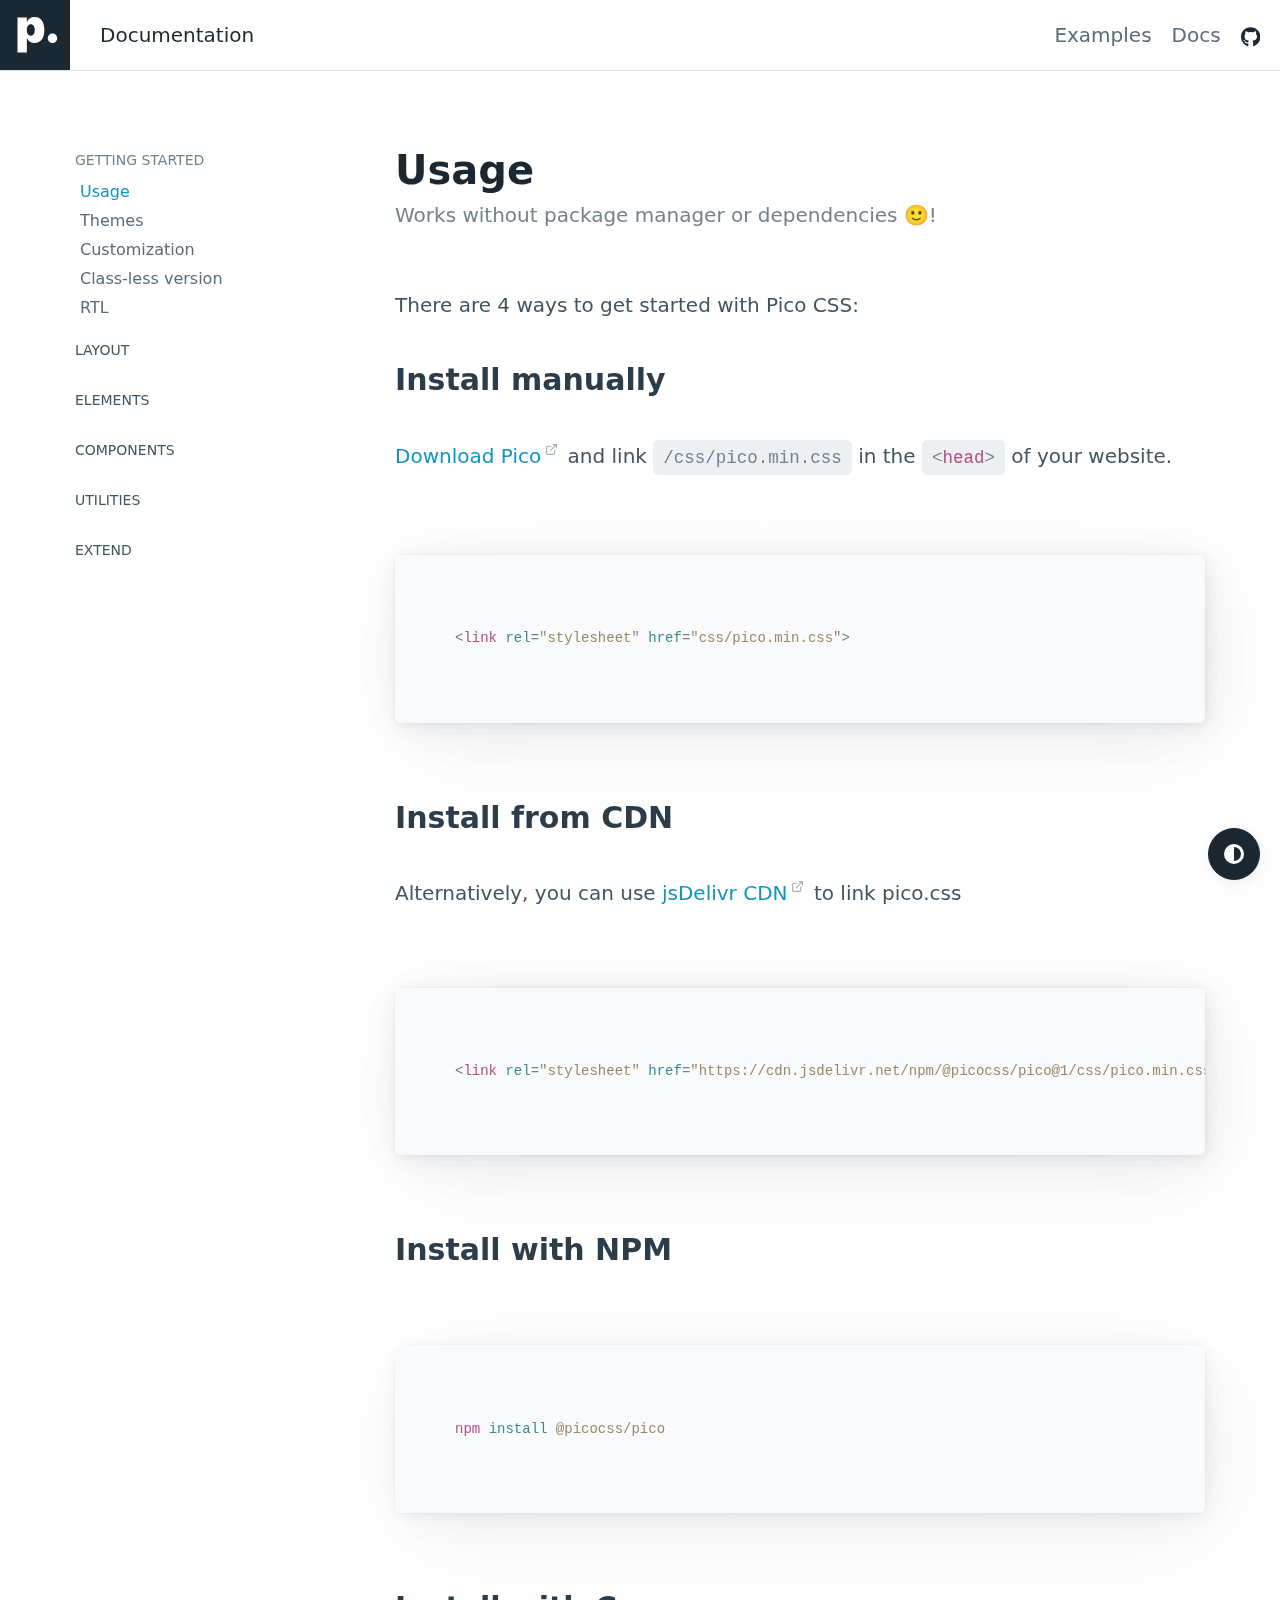
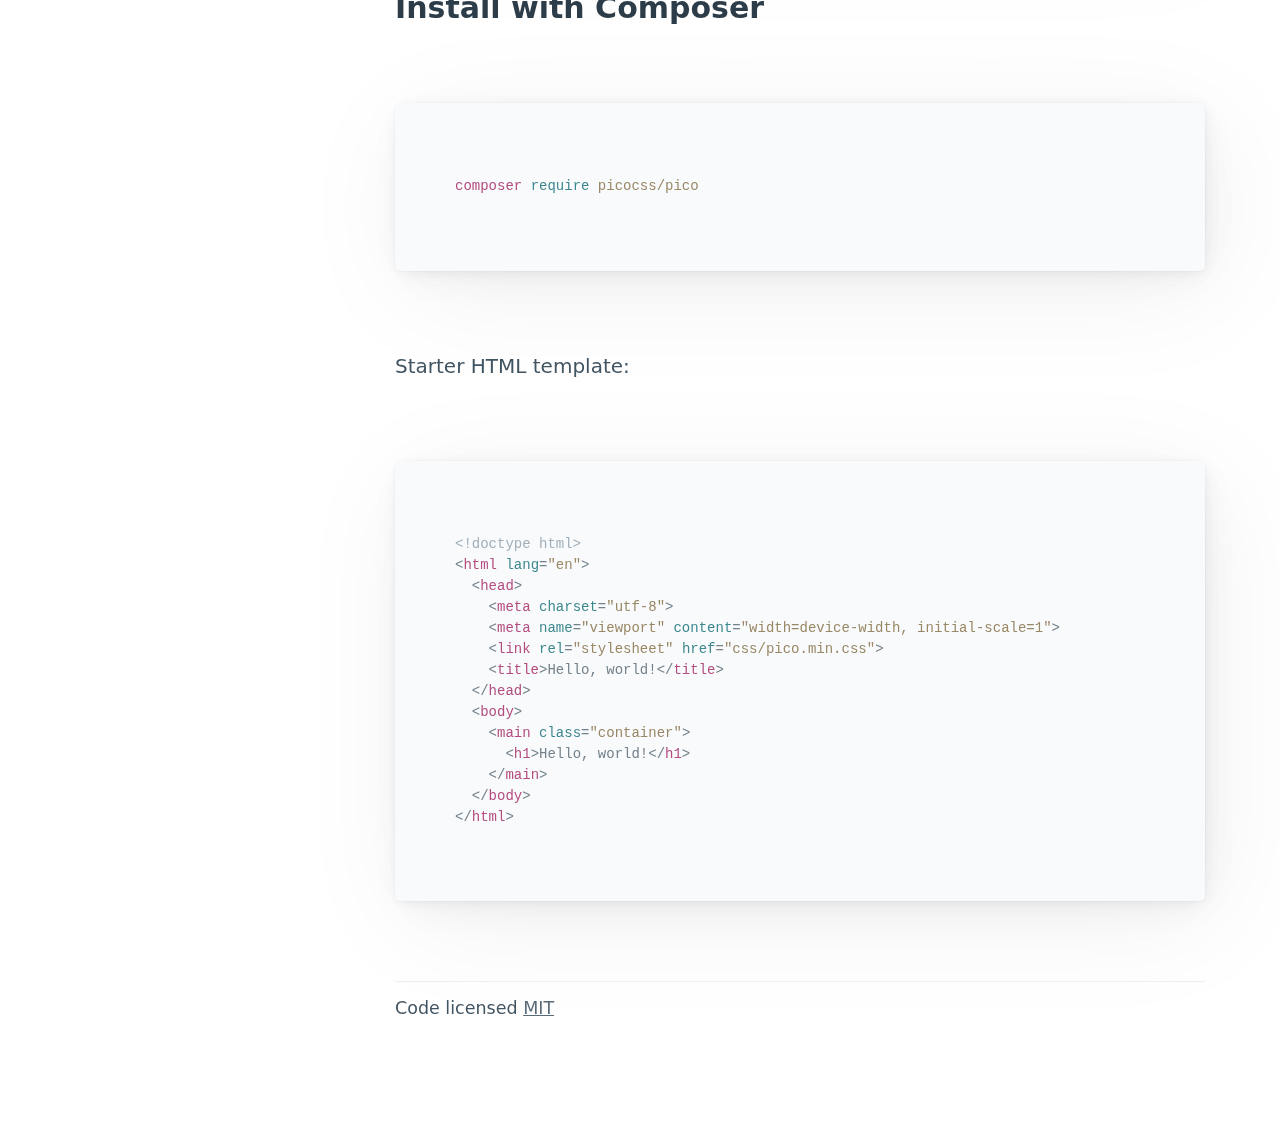
<file: src/assets/styles/pico-1.5.9/docs/index.html>
<!doctype html><html lang="en"><head><meta charset="utf-8"><meta name="viewport" content="width=device-width,initial-scale=1"><title>Documentation • Pico CSS</title><meta name="description" content="Pico works without package manager or dependencies! There are 4 ways to get started with Pico CSS: manually, from a CDN, with NPM, or with Composer."><link rel="shortcut icon" href="https://picocss.com/favicon.ico"><link rel="stylesheet" href="../css/pico.min.css"><link rel="stylesheet" href="css/pico.docs.min.css"><link rel="canonical" href="https://picocss.com/docs/"></head><body><nav class="container-fluid"><ul><li><a href="https://picocss.com" aria-label="Back home"><svg aria-hidden="true" focusable="false" role="img" xmlns="http://www.w3.org/2000/svg" viewBox="0 0 1000 1000" height="56px"><path fill="currentColor" d="M633.43 429.23c0 118.38-49.76 184.72-138.87 184.72-53 0-92.04-25.37-108.62-67.32h-2.6v203.12H250V249.7h133.67v64.72h2.28c17.24-43.9 55.3-69.92 107-69.92 90.4 0 140.48 66.02 140.48 184.73zm-136.6 0c0-49.76-22.1-81.96-56.9-81.96s-56.9 32.2-57.24 82.28c.33 50.4 22.1 81.63 57.24 81.63 35.12 0 56.9-31.87 56.9-81.95zM682.5 547.5c0-37.32 30.18-67.5 67.5-67.5s67.5 30.18 67.5 67.5S787.32 615 750 615s-67.5-30.18-67.5-67.5z"/></svg></a></li><li>Documentation</li></ul><ul><li><a href="https://picocss.com#examples" class="secondary">Examples</a></li><li><a href="./" class="secondary">Docs</a></li><li><a href="https://github.com/picocss/pico" class="contrast" aria-label="Pico GitHub repository"><svg aria-hidden="true" focusable="false" role="img" xmlns="http://www.w3.org/2000/svg" viewBox="0 0 496 512" height="16px"><path fill="currentColor" d="M165.9 397.4c0 2-2.3 3.6-5.2 3.6-3.3.3-5.6-1.3-5.6-3.6 0-2 2.3-3.6 5.2-3.6 3-.3 5.6 1.3 5.6 3.6zm-31.1-4.5c-.7 2 1.3 4.3 4.3 4.9 2.6 1 5.6 0 6.2-2s-1.3-4.3-4.3-5.2c-2.6-.7-5.5.3-6.2 2.3zm44.2-1.7c-2.9.7-4.9 2.6-4.6 4.9.3 2 2.9 3.3 5.9 2.6 2.9-.7 4.9-2.6 4.6-4.6-.3-1.9-3-3.2-5.9-2.9zM244.8 8C106.1 8 0 113.3 0 252c0 110.9 69.8 205.8 169.5 239.2 12.8 2.3 17.3-5.6 17.3-12.1 0-6.2-.3-40.4-.3-61.4 0 0-70 15-84.7-29.8 0 0-11.4-29.1-27.8-36.6 0 0-22.9-15.7 1.6-15.4 0 0 24.9 2 38.6 25.8 21.9 38.6 58.6 27.5 72.9 20.9 2.3-16 8.8-27.1 16-33.7-55.9-6.2-112.3-14.3-112.3-110.5 0-27.5 7.6-41.3 23.6-58.9-2.6-6.5-11.1-33.3 2.6-67.9 20.9-6.5 69 27 69 27 20-5.6 41.5-8.5 62.8-8.5s42.8 2.9 62.8 8.5c0 0 48.1-33.6 69-27 13.7 34.7 5.2 61.4 2.6 67.9 16 17.7 25.8 31.5 25.8 58.9 0 96.5-58.9 104.2-114.8 110.5 9.2 7.9 17 22.9 17 46.4 0 33.7-.3 75.4-.3 83.6 0 6.5 4.6 14.4 17.3 12.1C428.2 457.8 496 362.9 496 252 496 113.3 383.5 8 244.8 8zM97.2 352.9c-1.3 1-1 3.3.7 5.2 1.6 1.6 3.9 2.3 5.2 1 1.3-1 1-3.3-.7-5.2-1.6-1.6-3.9-2.3-5.2-1zm-10.8-8.1c-.7 1.3.3 2.9 2.3 3.9 1.6 1 3.6.7 4.3-.7.7-1.3-.3-2.9-2.3-3.9-2-.6-3.6-.3-4.3.7zm32.4 35.6c-1.6 1.3-1 4.3 1.3 6.2 2.3 2.3 5.2 2.6 6.5 1 1.3-1.3.7-4.3-1.3-6.2-2.2-2.3-5.2-2.6-6.5-1zm-11.4-14.7c-1.6 1-1.6 3.6 0 5.9 1.6 2.3 4.3 3.3 5.6 2.3 1.6-1.3 1.6-3.9 0-6.2-1.4-2.3-4-3.3-5.6-2z"></path></svg></a></li></ul></nav><main class="container" id="docs"><aside><nav class="closed-on-mobile"><a href="./" class="secondary" id="toggle-docs-navigation"><svg xmlns="http://www.w3.org/2000/svg" class="expand" fill="currentColor" viewBox="0 0 16 16" height="16px"><title>Expand</title><path fill-rule="evenodd" d="M1 8a.5.5 0 0 1 .5-.5h13a.5.5 0 0 1 0 1h-13A.5.5 0 0 1 1 8zM7.646.146a.5.5 0 0 1 .708 0l2 2a.5.5 0 0 1-.708.708L8.5 1.707V5.5a.5.5 0 0 1-1 0V1.707L6.354 2.854a.5.5 0 1 1-.708-.708l2-2zM8 10a.5.5 0 0 1 .5.5v3.793l1.146-1.147a.5.5 0 0 1 .708.708l-2 2a.5.5 0 0 1-.708 0l-2-2a.5.5 0 0 1 .708-.708L7.5 14.293V10.5A.5.5 0 0 1 8 10z"></path></svg> <svg xmlns="http://www.w3.org/2000/svg" class="collapse" fill="currentColor" viewBox="0 0 16 16" height="16px"><title>Collapse</title><path fill-rule="evenodd" d="M1 8a.5.5 0 0 1 .5-.5h13a.5.5 0 0 1 0 1h-13A.5.5 0 0 1 1 8zm7-8a.5.5 0 0 1 .5.5v3.793l1.146-1.147a.5.5 0 0 1 .708.708l-2 2a.5.5 0 0 1-.708 0l-2-2a.5.5 0 1 1 .708-.708L7.5 4.293V.5A.5.5 0 0 1 8 0zm-.5 11.707l-1.146 1.147a.5.5 0 0 1-.708-.708l2-2a.5.5 0 0 1 .708 0l2 2a.5.5 0 0 1-.708.708L8.5 11.707V15.5a.5.5 0 0 1-1 0v-3.793z"></path></svg> Table of contents</a><details><summary>Getting started</summary><ul><li><a href="./" id="start-link" class="secondary">Usage</a></li><li><a href="./themes.html" id="themes-link" class="secondary">Themes</a></li><li><a href="./customization.html" id="customization-link" class="secondary">Customization</a></li><li><a href="./classless.html" id="classless-link" class="secondary">Class-less version</a></li><li><a href="./rtl.html" id="rtl-link" class="secondary">RTL</a></li></ul></details><details><summary>Layout</summary><ul><li><a href="./containers.html" id="containers-link" class="secondary">Containers</a></li><li><a href="./grid.html" id="grid-link" class="secondary">Grid</a></li><li><a href="./scroller.html" id="scroller-link" class="secondary">Horizontal scroller</a></li></ul></details><details><summary>Elements</summary><ul><li><a href="./typography.html" id="typography-link" class="secondary">Typography</a></li><li><a href="./buttons.html" id="buttons-link" class="secondary">Buttons</a></li><li><a href="./forms.html" id="forms-link" class="secondary">Forms</a></li><li><a href="./tables.html" id="tables-link" class="secondary">Tables</a></li></ul></details><details><summary>Components</summary><ul><li><a href="./accordions.html" id="accordions-link" class="secondary">Accordions</a></li><li><a href="./cards.html" id="cards-link" class="secondary">Cards</a></li><li><a href="./dropdowns.html" id="dropdowns-link" class="secondary">Dropdowns</a></li><li><a href="./modal.html" id="modal-link" class="secondary">Modal</a></li><li><a href="./navs.html" id="navs-link" class="secondary">Navs</a></li><li><a href="./progress.html" id="progress-link" class="secondary">Progress</a></li></ul></details><details><summary>Utilities</summary><ul><li><a href="./loading.html" id="loading-link" class="secondary">Loading</a></li><li><a href="./tooltips.html" id="tooltips-link" class="secondary">Tooltips</a></li></ul></details><details><summary>Extend</summary><ul><li><a href="./we-love-classes.html" id="we-love-classes-link" class="secondary">We love .classes</a></li></ul></details></nav><script>const activeLink=document.querySelector("aside a#start-link"),parentAccordion=activeLink.closest("details");activeLink.setAttribute("aria-current","page"),parentAccordion.setAttribute("open","true")</script></aside><div role="document"><section id="start"><hgroup><h1>Usage</h1><h2>Works without package manager or dependencies 🙂!</h2></hgroup><p>There are 4 ways to get started with Pico CSS:</p><h3>Install manually</h3><p><a href="https://github.com/picocss/pico/archive/refs/tags/v1.5.9.zip">Download Pico</a> and link <code>/css/pico.min.css</code> in the <code>&lt;<b>head</b>&gt;</code> of your website.</p><pre><code>&lt;<b>link</b> <i>rel</i>=<u>"stylesheet"</u> <i>href</i>=<u>"css/pico.min.css"</u>&gt;</code></pre><h3>Install from CDN</h3><p>Alternatively, you can use <a href="https://www.jsdelivr.com/package/npm/@picocss/pico">jsDelivr CDN</a> to link pico.css</p><pre><code>&lt;<b>link</b> <i>rel</i>=<u>"stylesheet"</u> <i>href</i>=<u>"https://cdn.jsdelivr.net/npm/@picocss/pico@1/css/pico.min.css"</u>&gt;</code></pre><h3>Install with NPM</h3><pre><code><b>npm</b> <i>install</i> <u>@picocss/pico</u></code></pre><h3>Install with Composer</h3><pre><code><b>composer</b> <i>require</i> <u>picocss/pico</u></code></pre><p>Starter HTML template:</p><pre><code><em>&lt;!doctype html&gt;</em>
&lt;<b>html</b> <i>lang</i>=<u>"en"</u>&gt;
  &lt;<b>head</b>&gt;
    &lt;<b>meta</b> <i>charset</i>=<u>"utf-8"</u>&gt;
    &lt;<b>meta</b> <i>name</i>=<u>"viewport"</u> <i>content</i>=<u>"width=device-width, initial-scale=1"</u>&gt;
    &lt;<b>link</b> <i>rel</i>=<u>"stylesheet"</u> <i>href</i>=<u>"css/pico.min.css"</u>&gt;
    &lt;<b>title</b>>Hello, world!&lt;/<b>title</b>&gt;
  &lt;/<b>head</b>&gt;
  &lt;<b>body</b>&gt;
    &lt;<b>main</b> <i>class</i>=<u>"container"</u>&gt;
      &lt;<b>h1</b>&gt;Hello, world!&lt;/<b>h1</b>&gt;
    &lt;/<b>main</b>&gt;
  &lt;/<b>body</b>&gt;
&lt;/<b>html</b>&gt;</code></pre></section><footer><hr><p><small>Code licensed <a href="https://github.com/picocss/pico/blob/master/LICENSE.md" class="secondary">MIT</a></small></p></footer></div></main><script src="js/commons.min.js"></script></body></html>
</file>
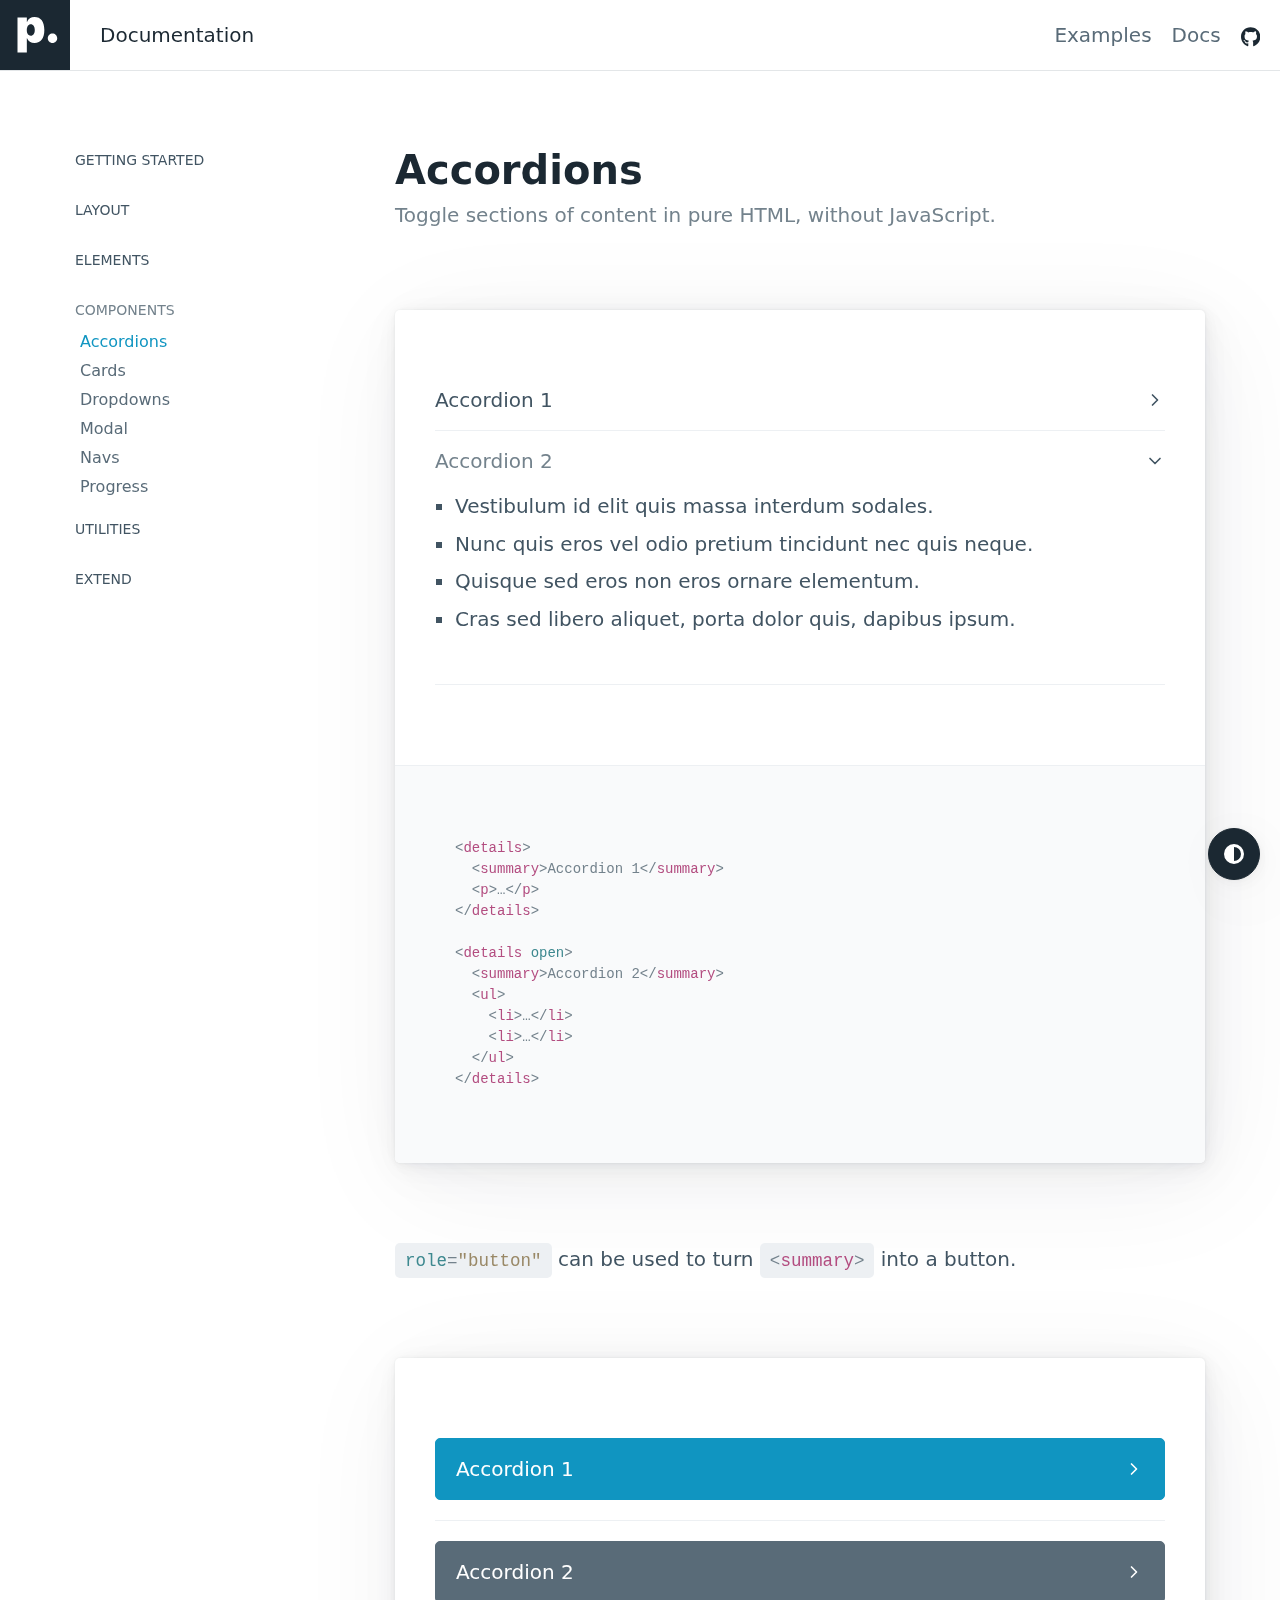
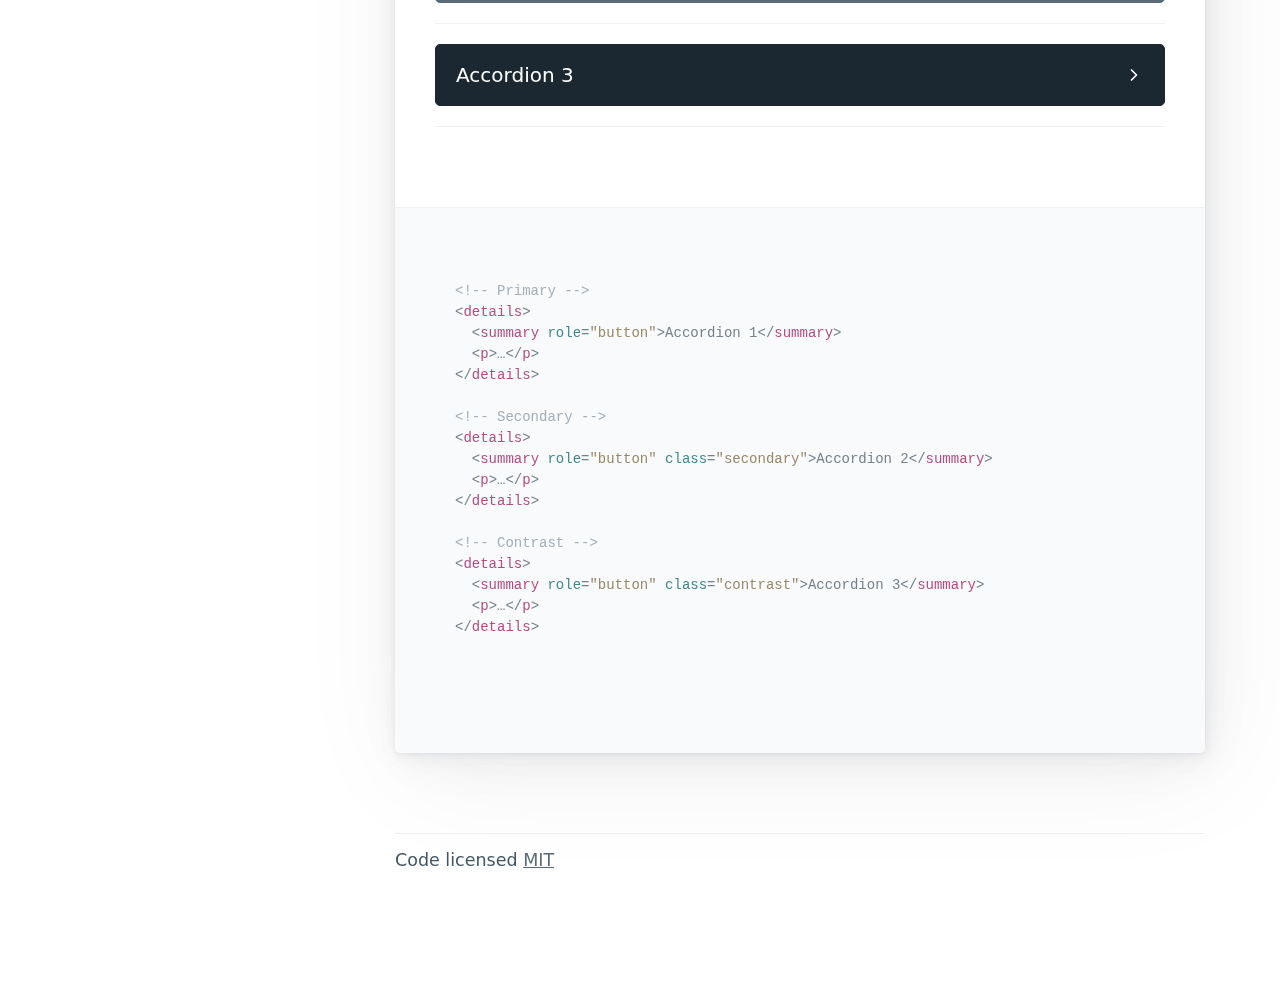
<file: src/assets/styles/pico-1.5.9/docs/accordions.html>
<!doctype html><html lang="en"><head><meta charset="utf-8"><meta name="viewport" content="width=device-width,initial-scale=1"><title>Accordions • Pico CSS</title><meta name="description" content="Toggle sections of content in pure HTML, without JavaScript."><link rel="shortcut icon" href="https://picocss.com/favicon.ico"><link rel="stylesheet" href="../css/pico.min.css"><link rel="stylesheet" href="css/pico.docs.min.css"><link rel="canonical" href="https://picocss.com/docs/accordions.html"></head><body><nav class="container-fluid"><ul><li><a href="https://picocss.com" aria-label="Back home"><svg aria-hidden="true" focusable="false" role="img" xmlns="http://www.w3.org/2000/svg" viewBox="0 0 1000 1000" height="56px"><path fill="currentColor" d="M633.43 429.23c0 118.38-49.76 184.72-138.87 184.72-53 0-92.04-25.37-108.62-67.32h-2.6v203.12H250V249.7h133.67v64.72h2.28c17.24-43.9 55.3-69.92 107-69.92 90.4 0 140.48 66.02 140.48 184.73zm-136.6 0c0-49.76-22.1-81.96-56.9-81.96s-56.9 32.2-57.24 82.28c.33 50.4 22.1 81.63 57.24 81.63 35.12 0 56.9-31.87 56.9-81.95zM682.5 547.5c0-37.32 30.18-67.5 67.5-67.5s67.5 30.18 67.5 67.5S787.32 615 750 615s-67.5-30.18-67.5-67.5z"/></svg></a></li><li>Documentation</li></ul><ul><li><a href="https://picocss.com#examples" class="secondary">Examples</a></li><li><a href="./" class="secondary">Docs</a></li><li><a href="https://github.com/picocss/pico" class="contrast" aria-label="Pico GitHub repository"><svg aria-hidden="true" focusable="false" role="img" xmlns="http://www.w3.org/2000/svg" viewBox="0 0 496 512" height="16px"><path fill="currentColor" d="M165.9 397.4c0 2-2.3 3.6-5.2 3.6-3.3.3-5.6-1.3-5.6-3.6 0-2 2.3-3.6 5.2-3.6 3-.3 5.6 1.3 5.6 3.6zm-31.1-4.5c-.7 2 1.3 4.3 4.3 4.9 2.6 1 5.6 0 6.2-2s-1.3-4.3-4.3-5.2c-2.6-.7-5.5.3-6.2 2.3zm44.2-1.7c-2.9.7-4.9 2.6-4.6 4.9.3 2 2.9 3.3 5.9 2.6 2.9-.7 4.9-2.6 4.6-4.6-.3-1.9-3-3.2-5.9-2.9zM244.8 8C106.1 8 0 113.3 0 252c0 110.9 69.8 205.8 169.5 239.2 12.8 2.3 17.3-5.6 17.3-12.1 0-6.2-.3-40.4-.3-61.4 0 0-70 15-84.7-29.8 0 0-11.4-29.1-27.8-36.6 0 0-22.9-15.7 1.6-15.4 0 0 24.9 2 38.6 25.8 21.9 38.6 58.6 27.5 72.9 20.9 2.3-16 8.8-27.1 16-33.7-55.9-6.2-112.3-14.3-112.3-110.5 0-27.5 7.6-41.3 23.6-58.9-2.6-6.5-11.1-33.3 2.6-67.9 20.9-6.5 69 27 69 27 20-5.6 41.5-8.5 62.8-8.5s42.8 2.9 62.8 8.5c0 0 48.1-33.6 69-27 13.7 34.7 5.2 61.4 2.6 67.9 16 17.7 25.8 31.5 25.8 58.9 0 96.5-58.9 104.2-114.8 110.5 9.2 7.9 17 22.9 17 46.4 0 33.7-.3 75.4-.3 83.6 0 6.5 4.6 14.4 17.3 12.1C428.2 457.8 496 362.9 496 252 496 113.3 383.5 8 244.8 8zM97.2 352.9c-1.3 1-1 3.3.7 5.2 1.6 1.6 3.9 2.3 5.2 1 1.3-1 1-3.3-.7-5.2-1.6-1.6-3.9-2.3-5.2-1zm-10.8-8.1c-.7 1.3.3 2.9 2.3 3.9 1.6 1 3.6.7 4.3-.7.7-1.3-.3-2.9-2.3-3.9-2-.6-3.6-.3-4.3.7zm32.4 35.6c-1.6 1.3-1 4.3 1.3 6.2 2.3 2.3 5.2 2.6 6.5 1 1.3-1.3.7-4.3-1.3-6.2-2.2-2.3-5.2-2.6-6.5-1zm-11.4-14.7c-1.6 1-1.6 3.6 0 5.9 1.6 2.3 4.3 3.3 5.6 2.3 1.6-1.3 1.6-3.9 0-6.2-1.4-2.3-4-3.3-5.6-2z"></path></svg></a></li></ul></nav><main class="container" id="docs"><aside><nav class="closed-on-mobile"><a href="./" class="secondary" id="toggle-docs-navigation"><svg xmlns="http://www.w3.org/2000/svg" class="expand" fill="currentColor" viewBox="0 0 16 16" height="16px"><title>Expand</title><path fill-rule="evenodd" d="M1 8a.5.5 0 0 1 .5-.5h13a.5.5 0 0 1 0 1h-13A.5.5 0 0 1 1 8zM7.646.146a.5.5 0 0 1 .708 0l2 2a.5.5 0 0 1-.708.708L8.5 1.707V5.5a.5.5 0 0 1-1 0V1.707L6.354 2.854a.5.5 0 1 1-.708-.708l2-2zM8 10a.5.5 0 0 1 .5.5v3.793l1.146-1.147a.5.5 0 0 1 .708.708l-2 2a.5.5 0 0 1-.708 0l-2-2a.5.5 0 0 1 .708-.708L7.5 14.293V10.5A.5.5 0 0 1 8 10z"></path></svg> <svg xmlns="http://www.w3.org/2000/svg" class="collapse" fill="currentColor" viewBox="0 0 16 16" height="16px"><title>Collapse</title><path fill-rule="evenodd" d="M1 8a.5.5 0 0 1 .5-.5h13a.5.5 0 0 1 0 1h-13A.5.5 0 0 1 1 8zm7-8a.5.5 0 0 1 .5.5v3.793l1.146-1.147a.5.5 0 0 1 .708.708l-2 2a.5.5 0 0 1-.708 0l-2-2a.5.5 0 1 1 .708-.708L7.5 4.293V.5A.5.5 0 0 1 8 0zm-.5 11.707l-1.146 1.147a.5.5 0 0 1-.708-.708l2-2a.5.5 0 0 1 .708 0l2 2a.5.5 0 0 1-.708.708L8.5 11.707V15.5a.5.5 0 0 1-1 0v-3.793z"></path></svg> Table of contents</a><details><summary>Getting started</summary><ul><li><a href="./" id="start-link" class="secondary">Usage</a></li><li><a href="./themes.html" id="themes-link" class="secondary">Themes</a></li><li><a href="./customization.html" id="customization-link" class="secondary">Customization</a></li><li><a href="./classless.html" id="classless-link" class="secondary">Class-less version</a></li><li><a href="./rtl.html" id="rtl-link" class="secondary">RTL</a></li></ul></details><details><summary>Layout</summary><ul><li><a href="./containers.html" id="containers-link" class="secondary">Containers</a></li><li><a href="./grid.html" id="grid-link" class="secondary">Grid</a></li><li><a href="./scroller.html" id="scroller-link" class="secondary">Horizontal scroller</a></li></ul></details><details><summary>Elements</summary><ul><li><a href="./typography.html" id="typography-link" class="secondary">Typography</a></li><li><a href="./buttons.html" id="buttons-link" class="secondary">Buttons</a></li><li><a href="./forms.html" id="forms-link" class="secondary">Forms</a></li><li><a href="./tables.html" id="tables-link" class="secondary">Tables</a></li></ul></details><details><summary>Components</summary><ul><li><a href="./accordions.html" id="accordions-link" class="secondary">Accordions</a></li><li><a href="./cards.html" id="cards-link" class="secondary">Cards</a></li><li><a href="./dropdowns.html" id="dropdowns-link" class="secondary">Dropdowns</a></li><li><a href="./modal.html" id="modal-link" class="secondary">Modal</a></li><li><a href="./navs.html" id="navs-link" class="secondary">Navs</a></li><li><a href="./progress.html" id="progress-link" class="secondary">Progress</a></li></ul></details><details><summary>Utilities</summary><ul><li><a href="./loading.html" id="loading-link" class="secondary">Loading</a></li><li><a href="./tooltips.html" id="tooltips-link" class="secondary">Tooltips</a></li></ul></details><details><summary>Extend</summary><ul><li><a href="./we-love-classes.html" id="we-love-classes-link" class="secondary">We love .classes</a></li></ul></details></nav><script>const activeLink=document.querySelector("aside a#accordions-link"),parentAccordion=activeLink.closest("details");activeLink.setAttribute("aria-current","page"),parentAccordion.setAttribute("open","true")</script></aside><div role="document"><section id="accordions"><hgroup><h1>Accordions</h1><h2>Toggle sections of content in pure HTML, without JavaScript.</h2></hgroup><article aria-label="Accordions examples"><details><summary>Accordion 1</summary><p>Lorem ipsum dolor sit amet, consectetur adipiscing elit. Pellentesque urna diam, tincidunt nec porta sed, auctor id velit. Etiam venenatis nisl ut orci consequat, vitae tempus quam commodo. Nulla non mauris ipsum. Aliquam eu posuere orci. Nulla convallis lectus rutrum quam hendrerit, in facilisis elit sollicitudin. Mauris pulvinar pulvinar mi, dictum tristique elit auctor quis. Maecenas ac ipsum ultrices, porta turpis sit amet, congue turpis.</p></details><details open><summary>Accordion 2</summary><ul><li>Vestibulum id elit quis massa interdum sodales.</li><li>Nunc quis eros vel odio pretium tincidunt nec quis neque.</li><li>Quisque sed eros non eros ornare elementum.</li><li>Cras sed libero aliquet, porta dolor quis, dapibus ipsum.</li></ul></details><footer class="code"><pre><code>&lt;<b>details</b>&gt;
  &lt;<b>summary</b>&gt;Accordion 1&lt;/<b>summary</b>&gt;
  &lt;<b>p</b>&gt;…&lt;/<b>p</b>&gt;
&lt;/<b>details</b>&gt;

&lt;<b>details</b> <i>open</i>&gt;
  &lt;<b>summary</b>&gt;Accordion 2&lt;/<b>summary</b>&gt;
  &lt;<b>ul</b>&gt;
    &lt;<b>li</b>&gt;…&lt;/<b>li</b>&gt;
    &lt;<b>li</b>&gt;…&lt;/<b>li</b>&gt;
  &lt;/<b>ul</b>&gt;
&lt;/<b>details</b>&gt;</code></pre></footer></article><p><code><i>role</i>=<u>"button"</u></code> can be used to turn <code>&lt;<b>summary</b>&gt;</code> into a button.</p><article aria-label="Accordions buttons examples"><details><summary role="button">Accordion 1</summary><p>Aenean vestibulum nunc at libero congue, eu pretium nulla viverra. Fusce sed ex at est egestas vehicula. Integer sit amet lectus mi. Duis ut viverra mauris, at laoreet enim.</p></details><details><summary role="button" class="secondary">Accordion 2</summary><p>Quisque porta dictum ipsum nec vestibulum. Suspendisse non mi ac tellus scelerisque egestas. Sed vel nisi laoreet, rhoncus urna quis, luctus risus. Donec vitae molestie felis.</p></details><details><summary role="button" class="contrast">Accordion 3</summary><p>Praesent quam ipsum, condimentum non augue at, porttitor interdum tellus. Curabitur ultrices consectetur leo, a placerat mauris malesuada et. In quis varius risus.</p></details><footer class="code"><pre><code><em>&lt;!-- Primary --&gt;</em>
&lt;<b>details</b>&gt;
  &lt;<b>summary</b> <i>role</i>=<u>"button"</u>&gt;Accordion 1&lt;/<b>summary</b>&gt;
  &lt;<b>p</b>&gt;…&lt;/<b>p</b>&gt;
&lt;/<b>details</b>&gt;

<em>&lt;!-- Secondary --&gt;</em>
&lt;<b>details</b>&gt;
  &lt;<b>summary</b> <i>role</i>=<u>"button"</u> <i>class</i>=<u>"secondary"</u>&gt;Accordion 2&lt;/<b>summary</b>&gt;
  &lt;<b>p</b>&gt;…&lt;/<b>p</b>&gt;
&lt;/<b>details</b>&gt;

<em>&lt;!-- Contrast --&gt;</em>
&lt;<b>details</b>&gt;
  &lt;<b>summary</b> <i>role</i>=<u>"button"</u> <i>class</i>=<u>"contrast"</u>&gt;Accordion 3&lt;/<b>summary</b>&gt;
  &lt;<b>p</b>&gt;…&lt;/<b>p</b>&gt;
&lt;/<b>details</b>&gt;

            </code></pre></footer></article></section><footer><hr><p><small>Code licensed <a href="https://github.com/picocss/pico/blob/master/LICENSE.md" class="secondary">MIT</a></small></p></footer></div></main><script src="js/commons.min.js"></script></body></html>
</file>
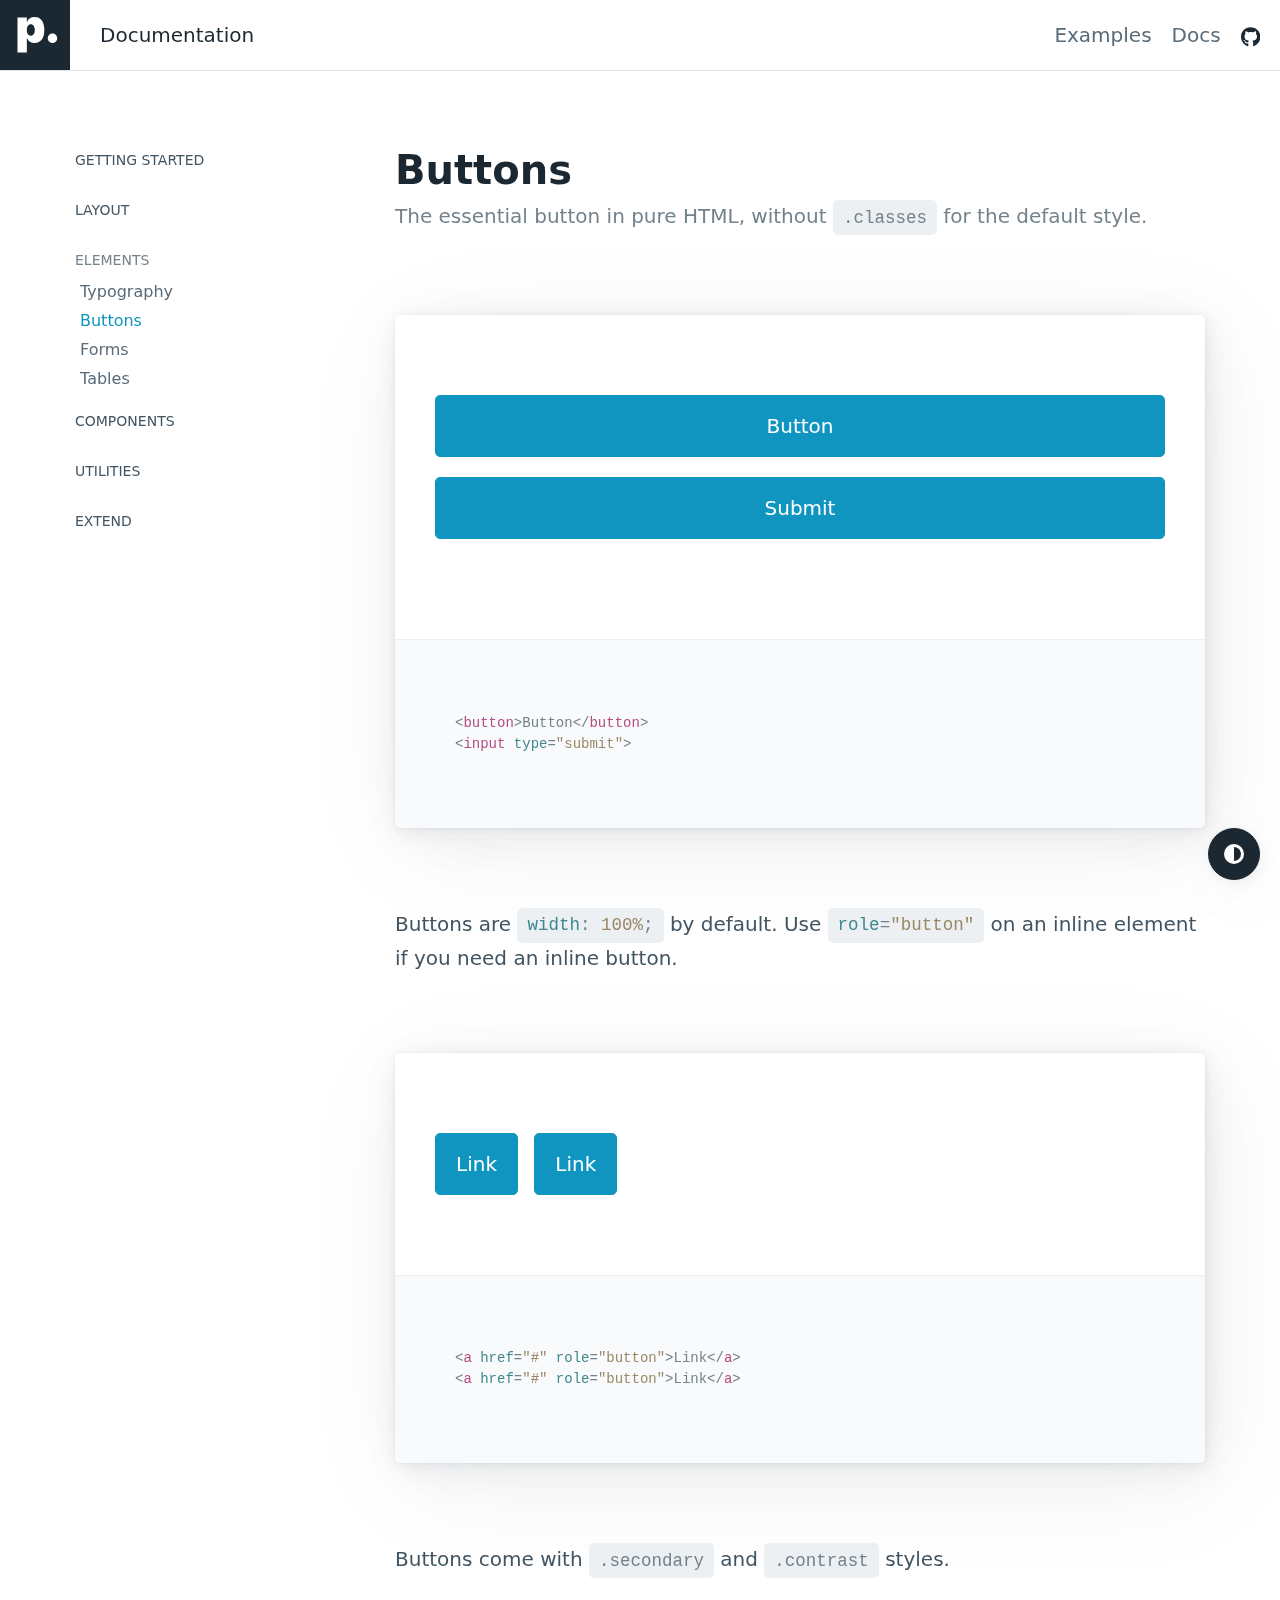
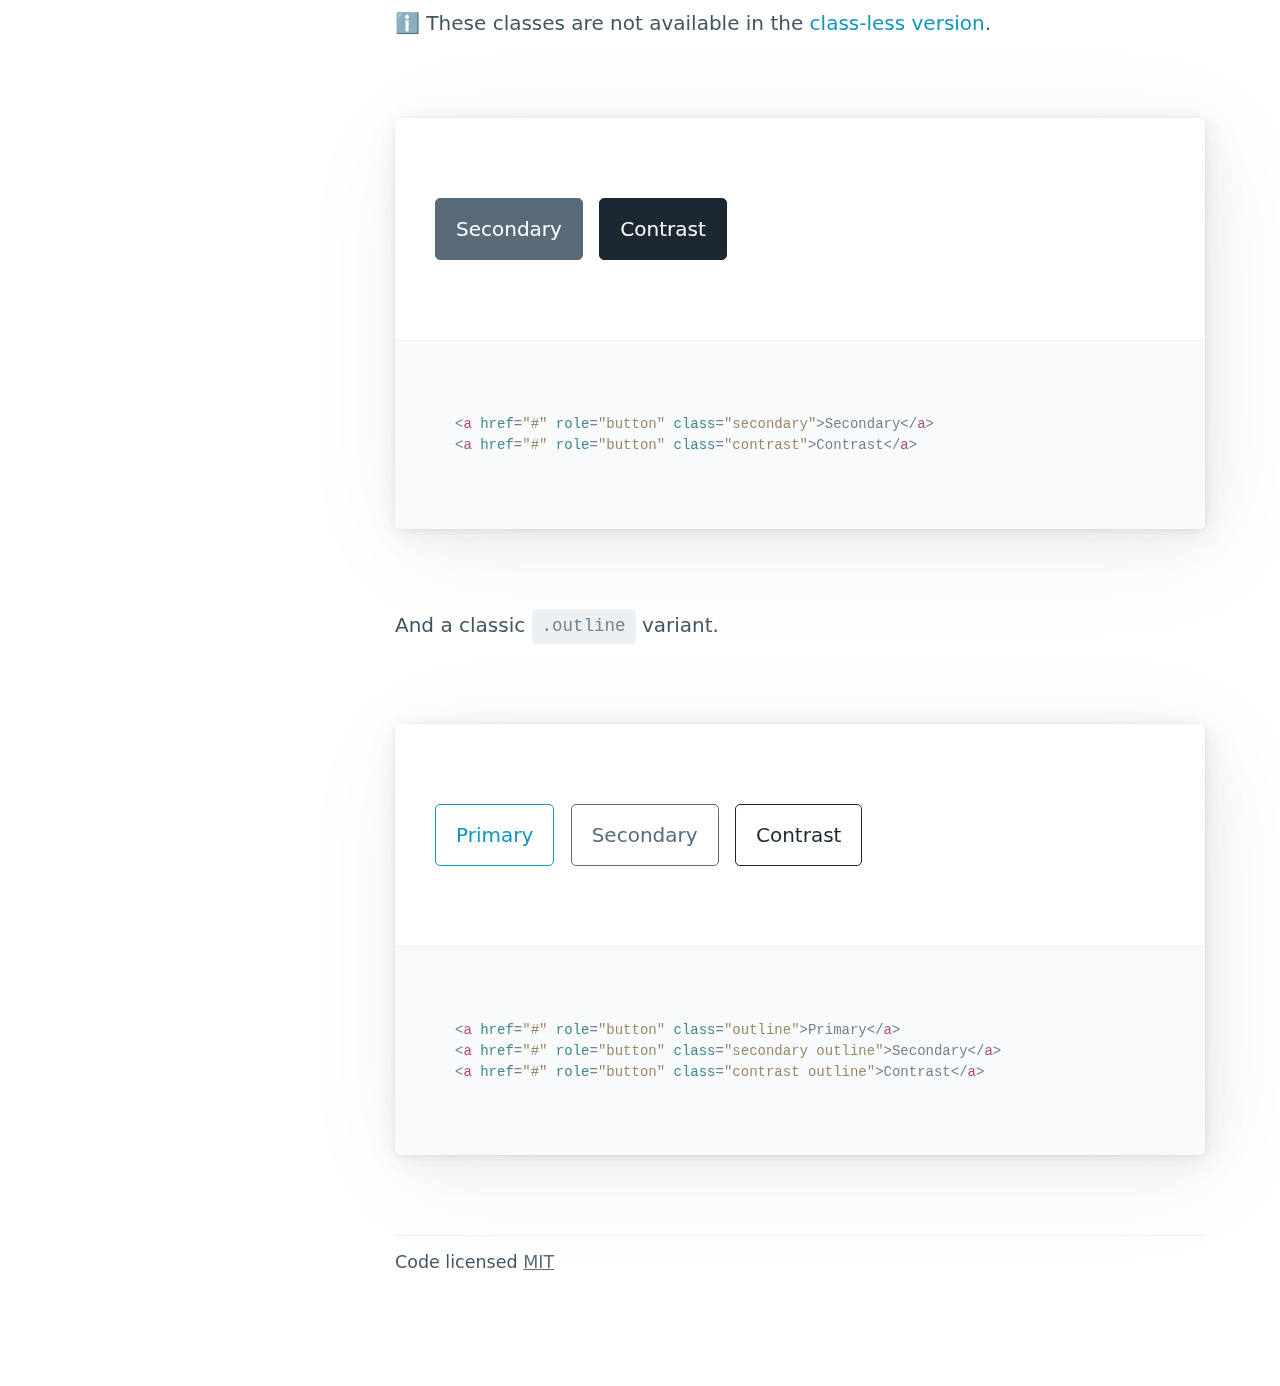
<file: src/assets/styles/pico-1.5.9/docs/buttons.html>
<!doctype html><html lang="en"><head><meta charset="utf-8"><meta name="viewport" content="width=device-width,initial-scale=1"><title>Buttons • Pico CSS</title><meta name="description" content="The essential button in pure HTML, without .classes for the default style."><link rel="shortcut icon" href="https://picocss.com/favicon.ico"><link rel="stylesheet" href="../css/pico.min.css"><link rel="stylesheet" href="css/pico.docs.min.css"><link rel="canonical" href="https://picocss.com/docs/buttons.html"></head><body><nav class="container-fluid"><ul><li><a href="https://picocss.com" aria-label="Back home"><svg aria-hidden="true" focusable="false" role="img" xmlns="http://www.w3.org/2000/svg" viewBox="0 0 1000 1000" height="56px"><path fill="currentColor" d="M633.43 429.23c0 118.38-49.76 184.72-138.87 184.72-53 0-92.04-25.37-108.62-67.32h-2.6v203.12H250V249.7h133.67v64.72h2.28c17.24-43.9 55.3-69.92 107-69.92 90.4 0 140.48 66.02 140.48 184.73zm-136.6 0c0-49.76-22.1-81.96-56.9-81.96s-56.9 32.2-57.24 82.28c.33 50.4 22.1 81.63 57.24 81.63 35.12 0 56.9-31.87 56.9-81.95zM682.5 547.5c0-37.32 30.18-67.5 67.5-67.5s67.5 30.18 67.5 67.5S787.32 615 750 615s-67.5-30.18-67.5-67.5z"/></svg></a></li><li>Documentation</li></ul><ul><li><a href="https://picocss.com#examples" class="secondary">Examples</a></li><li><a href="./" class="secondary">Docs</a></li><li><a href="https://github.com/picocss/pico" class="contrast" aria-label="Pico GitHub repository"><svg aria-hidden="true" focusable="false" role="img" xmlns="http://www.w3.org/2000/svg" viewBox="0 0 496 512" height="16px"><path fill="currentColor" d="M165.9 397.4c0 2-2.3 3.6-5.2 3.6-3.3.3-5.6-1.3-5.6-3.6 0-2 2.3-3.6 5.2-3.6 3-.3 5.6 1.3 5.6 3.6zm-31.1-4.5c-.7 2 1.3 4.3 4.3 4.9 2.6 1 5.6 0 6.2-2s-1.3-4.3-4.3-5.2c-2.6-.7-5.5.3-6.2 2.3zm44.2-1.7c-2.9.7-4.9 2.6-4.6 4.9.3 2 2.9 3.3 5.9 2.6 2.9-.7 4.9-2.6 4.6-4.6-.3-1.9-3-3.2-5.9-2.9zM244.8 8C106.1 8 0 113.3 0 252c0 110.9 69.8 205.8 169.5 239.2 12.8 2.3 17.3-5.6 17.3-12.1 0-6.2-.3-40.4-.3-61.4 0 0-70 15-84.7-29.8 0 0-11.4-29.1-27.8-36.6 0 0-22.9-15.7 1.6-15.4 0 0 24.9 2 38.6 25.8 21.9 38.6 58.6 27.5 72.9 20.9 2.3-16 8.8-27.1 16-33.7-55.9-6.2-112.3-14.3-112.3-110.5 0-27.5 7.6-41.3 23.6-58.9-2.6-6.5-11.1-33.3 2.6-67.9 20.9-6.5 69 27 69 27 20-5.6 41.5-8.5 62.8-8.5s42.8 2.9 62.8 8.5c0 0 48.1-33.6 69-27 13.7 34.7 5.2 61.4 2.6 67.9 16 17.7 25.8 31.5 25.8 58.9 0 96.5-58.9 104.2-114.8 110.5 9.2 7.9 17 22.9 17 46.4 0 33.7-.3 75.4-.3 83.6 0 6.5 4.6 14.4 17.3 12.1C428.2 457.8 496 362.9 496 252 496 113.3 383.5 8 244.8 8zM97.2 352.9c-1.3 1-1 3.3.7 5.2 1.6 1.6 3.9 2.3 5.2 1 1.3-1 1-3.3-.7-5.2-1.6-1.6-3.9-2.3-5.2-1zm-10.8-8.1c-.7 1.3.3 2.9 2.3 3.9 1.6 1 3.6.7 4.3-.7.7-1.3-.3-2.9-2.3-3.9-2-.6-3.6-.3-4.3.7zm32.4 35.6c-1.6 1.3-1 4.3 1.3 6.2 2.3 2.3 5.2 2.6 6.5 1 1.3-1.3.7-4.3-1.3-6.2-2.2-2.3-5.2-2.6-6.5-1zm-11.4-14.7c-1.6 1-1.6 3.6 0 5.9 1.6 2.3 4.3 3.3 5.6 2.3 1.6-1.3 1.6-3.9 0-6.2-1.4-2.3-4-3.3-5.6-2z"></path></svg></a></li></ul></nav><main class="container" id="docs"><aside><nav class="closed-on-mobile"><a href="./" class="secondary" id="toggle-docs-navigation"><svg xmlns="http://www.w3.org/2000/svg" class="expand" fill="currentColor" viewBox="0 0 16 16" height="16px"><title>Expand</title><path fill-rule="evenodd" d="M1 8a.5.5 0 0 1 .5-.5h13a.5.5 0 0 1 0 1h-13A.5.5 0 0 1 1 8zM7.646.146a.5.5 0 0 1 .708 0l2 2a.5.5 0 0 1-.708.708L8.5 1.707V5.5a.5.5 0 0 1-1 0V1.707L6.354 2.854a.5.5 0 1 1-.708-.708l2-2zM8 10a.5.5 0 0 1 .5.5v3.793l1.146-1.147a.5.5 0 0 1 .708.708l-2 2a.5.5 0 0 1-.708 0l-2-2a.5.5 0 0 1 .708-.708L7.5 14.293V10.5A.5.5 0 0 1 8 10z"></path></svg> <svg xmlns="http://www.w3.org/2000/svg" class="collapse" fill="currentColor" viewBox="0 0 16 16" height="16px"><title>Collapse</title><path fill-rule="evenodd" d="M1 8a.5.5 0 0 1 .5-.5h13a.5.5 0 0 1 0 1h-13A.5.5 0 0 1 1 8zm7-8a.5.5 0 0 1 .5.5v3.793l1.146-1.147a.5.5 0 0 1 .708.708l-2 2a.5.5 0 0 1-.708 0l-2-2a.5.5 0 1 1 .708-.708L7.5 4.293V.5A.5.5 0 0 1 8 0zm-.5 11.707l-1.146 1.147a.5.5 0 0 1-.708-.708l2-2a.5.5 0 0 1 .708 0l2 2a.5.5 0 0 1-.708.708L8.5 11.707V15.5a.5.5 0 0 1-1 0v-3.793z"></path></svg> Table of contents</a><details><summary>Getting started</summary><ul><li><a href="./" id="start-link" class="secondary">Usage</a></li><li><a href="./themes.html" id="themes-link" class="secondary">Themes</a></li><li><a href="./customization.html" id="customization-link" class="secondary">Customization</a></li><li><a href="./classless.html" id="classless-link" class="secondary">Class-less version</a></li><li><a href="./rtl.html" id="rtl-link" class="secondary">RTL</a></li></ul></details><details><summary>Layout</summary><ul><li><a href="./containers.html" id="containers-link" class="secondary">Containers</a></li><li><a href="./grid.html" id="grid-link" class="secondary">Grid</a></li><li><a href="./scroller.html" id="scroller-link" class="secondary">Horizontal scroller</a></li></ul></details><details><summary>Elements</summary><ul><li><a href="./typography.html" id="typography-link" class="secondary">Typography</a></li><li><a href="./buttons.html" id="buttons-link" class="secondary">Buttons</a></li><li><a href="./forms.html" id="forms-link" class="secondary">Forms</a></li><li><a href="./tables.html" id="tables-link" class="secondary">Tables</a></li></ul></details><details><summary>Components</summary><ul><li><a href="./accordions.html" id="accordions-link" class="secondary">Accordions</a></li><li><a href="./cards.html" id="cards-link" class="secondary">Cards</a></li><li><a href="./dropdowns.html" id="dropdowns-link" class="secondary">Dropdowns</a></li><li><a href="./modal.html" id="modal-link" class="secondary">Modal</a></li><li><a href="./navs.html" id="navs-link" class="secondary">Navs</a></li><li><a href="./progress.html" id="progress-link" class="secondary">Progress</a></li></ul></details><details><summary>Utilities</summary><ul><li><a href="./loading.html" id="loading-link" class="secondary">Loading</a></li><li><a href="./tooltips.html" id="tooltips-link" class="secondary">Tooltips</a></li></ul></details><details><summary>Extend</summary><ul><li><a href="./we-love-classes.html" id="we-love-classes-link" class="secondary">We love .classes</a></li></ul></details></nav><script>const activeLink=document.querySelector("aside a#buttons-link"),parentAccordion=activeLink.closest("details");activeLink.setAttribute("aria-current","page"),parentAccordion.setAttribute("open","true")</script></aside><div role="document"><section id="buttons"><hgroup><h1>Buttons</h1><h2>The essential button in pure HTML, without <code>.classes</code> for the default style.</h2></hgroup><article aria-label="Button example"><button aria-label="Button">Button</button> <input type="submit"><footer class="code"><pre><code>&lt;<b>button</b>&gt;Button&lt;/<b>button</b>&gt;
&lt;<b>input</b> <i>type</i>=<u>"submit"</u>&gt;</code></pre></footer></article><p>Buttons are <code><i>width</i>: <u>100%</u>;</code> by default. Use <code><i>role</i>=<u>"button"</u></code> on an inline element if you need an inline button.</p><article aria-label="Inline buttons examples"><a href="#" onclick="event.preventDefault()" role="button">Link</a> <a href="#" onclick="event.preventDefault()" role="button">Link</a><footer class="code"><pre><code>&lt;<b>a</b> <i>href</i>=<u>"#"</u> <i>role</i>=<u>"button"</u>&gt;Link&lt;/<b>a</b>&gt;
&lt;<b>a</b> <i>href</i>=<u>"#"</u> <i>role</i>=<u>"button"</u>&gt;Link&lt;/<b>a</b>&gt;</code></pre></footer></article><p>Buttons come with <code>.secondary</code> and <code>.contrast</code> styles.</p><p>ℹ️&nbsp;These classes are not available in the <a href="classless.html">class-less version</a>.</p><article aria-label="Buttons styles examples"><a href="#" onclick="event.preventDefault()" role="button" class="secondary">Secondary</a> <a href="#" onclick="event.preventDefault()" role="button" class="contrast">Contrast</a><footer class="code"><pre><code>&lt;<b>a</b> <i>href</i>=<u>"#"</u> <i>role</i>=<u>"button"</u> <i>class</i>=<u>"secondary"</u>&gt;Secondary&lt;/<b>a</b>&gt;
&lt;<b>a</b> <i>href</i>=<u>"#"</u> <i>role</i>=<u>"button"</u> <i>class</i>=<u>"contrast"</u>&gt;Contrast&lt;/<b>a</b>&gt;</code></pre></footer></article><p>And a classic <code>.outline</code> variant.</p><article aria-label="Outline style examples"><a href="#" onclick="event.preventDefault()" role="button" class="outline">Primary</a> <a href="#" onclick="event.preventDefault()" role="button" class="secondary outline">Secondary</a> <a href="#" onclick="event.preventDefault()" role="button" class="contrast outline">Contrast</a><footer class="code"><pre><code>&lt;<b>a</b> <i>href</i>=<u>"#"</u> <i>role</i>=<u>"button"</u> <i>class</i>=<u>"outline"</u>&gt;Primary&lt;/<b>a</b>&gt;
&lt;<b>a</b> <i>href</i>=<u>"#"</u> <i>role</i>=<u>"button"</u> <i>class</i>=<u>"secondary outline"</u>&gt;Secondary&lt;/<b>a</b>&gt;
&lt;<b>a</b> <i>href</i>=<u>"#"</u> <i>role</i>=<u>"button"</u> <i>class</i>=<u>"contrast outline"</u>&gt;Contrast&lt;/<b>a</b>&gt;</code></pre></footer></article></section><footer><hr><p><small>Code licensed <a href="https://github.com/picocss/pico/blob/master/LICENSE.md" class="secondary">MIT</a></small></p></footer></div></main><script src="js/commons.min.js"></script></body></html>
</file>
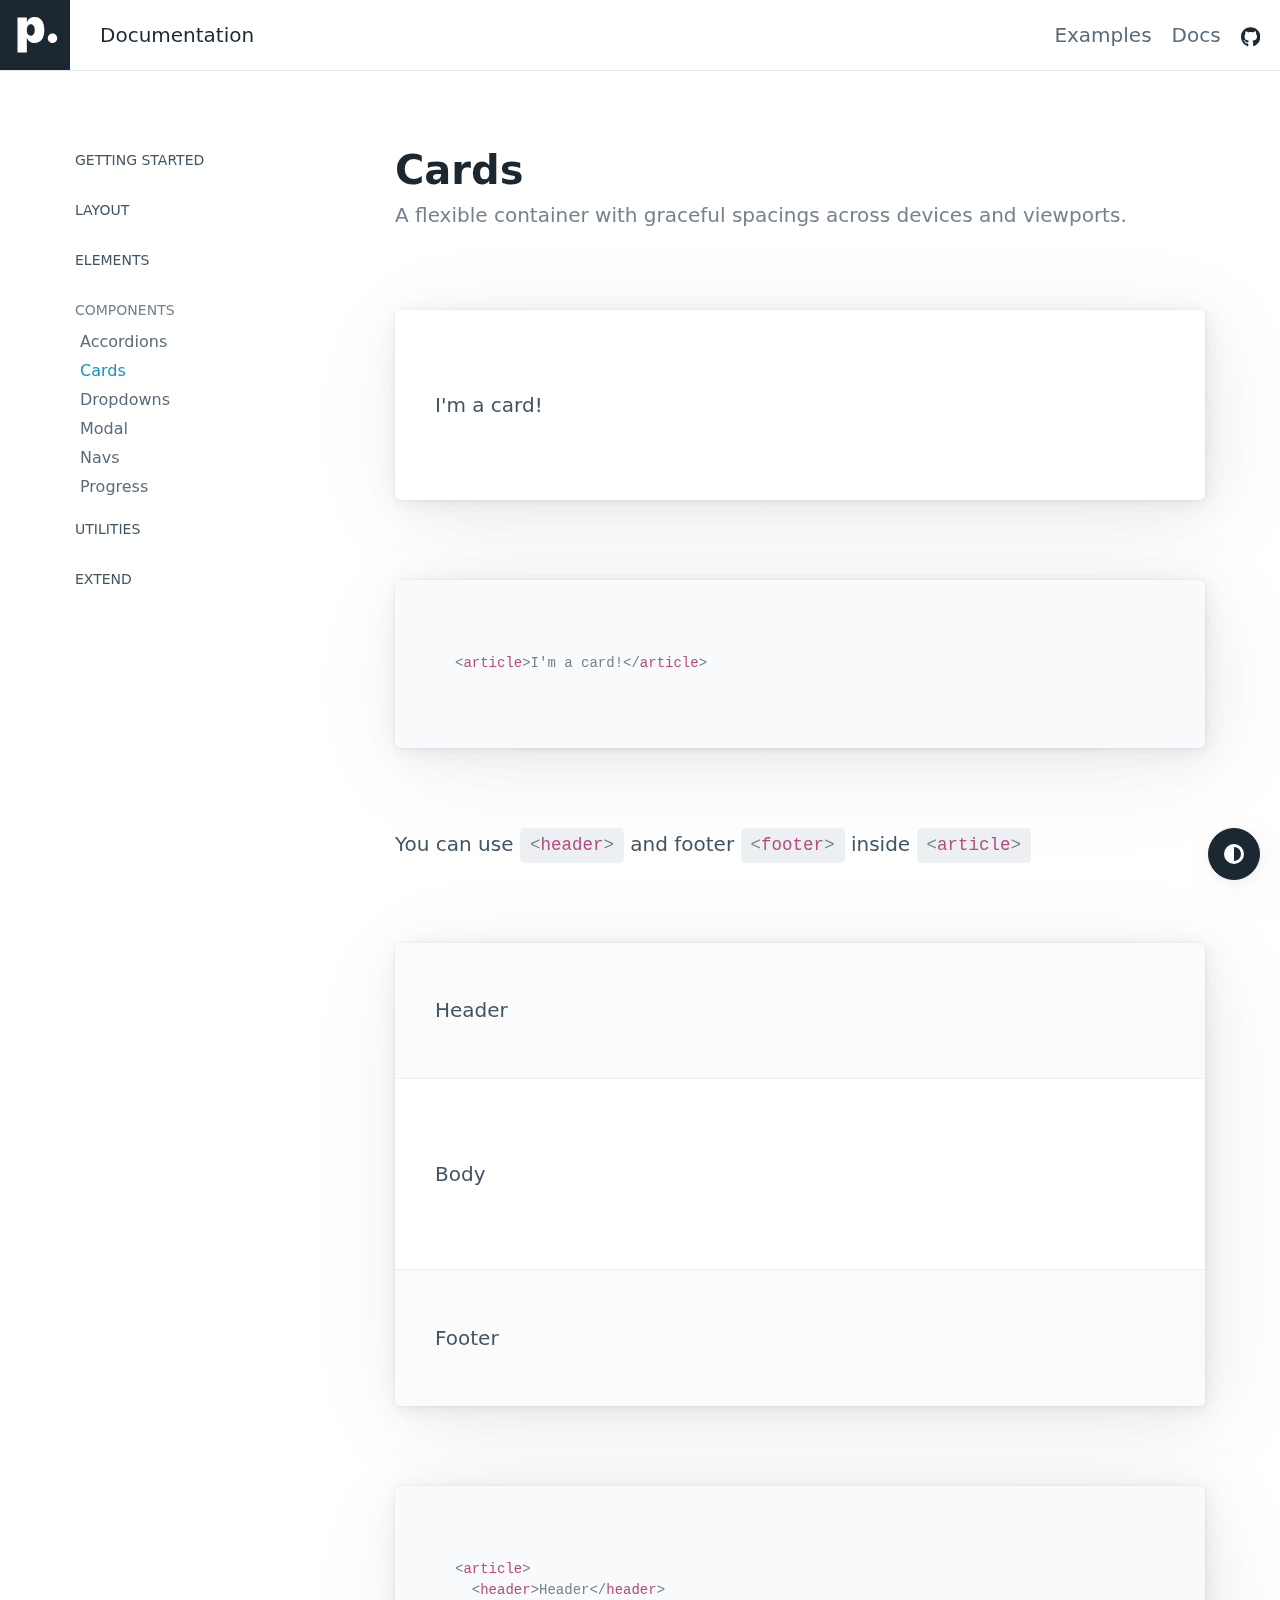
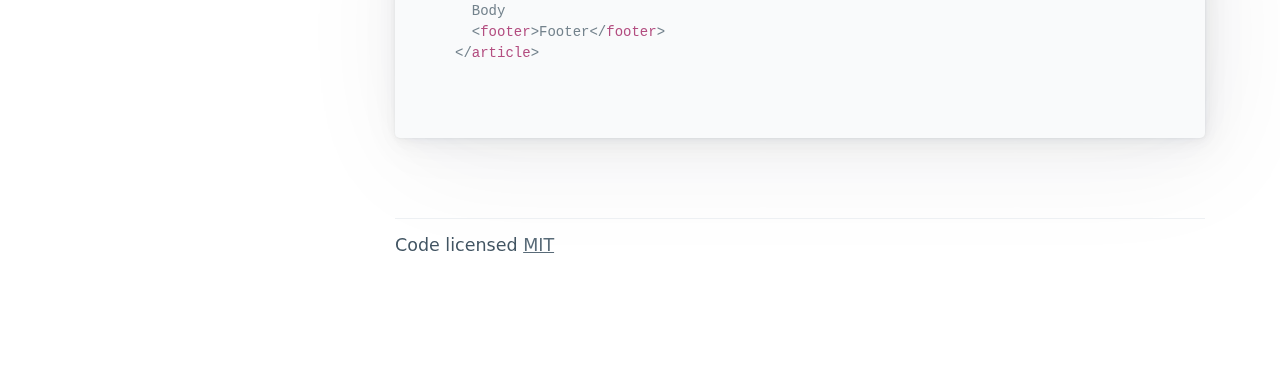
<file: src/assets/styles/pico-1.5.9/docs/cards.html>
<!doctype html><html lang="en"><head><meta charset="utf-8"><meta name="viewport" content="width=device-width,initial-scale=1"><title>Cards • Pico CSS</title><meta name="description" content="A flexible container with graceful spacings across devices and viewports."><link rel="shortcut icon" href="https://picocss.com/favicon.ico"><link rel="stylesheet" href="../css/pico.min.css"><link rel="stylesheet" href="css/pico.docs.min.css"><link rel="canonical" href="https://picocss.com/docs/cards.html"></head><body><nav class="container-fluid"><ul><li><a href="https://picocss.com" aria-label="Back home"><svg aria-hidden="true" focusable="false" role="img" xmlns="http://www.w3.org/2000/svg" viewBox="0 0 1000 1000" height="56px"><path fill="currentColor" d="M633.43 429.23c0 118.38-49.76 184.72-138.87 184.72-53 0-92.04-25.37-108.62-67.32h-2.6v203.12H250V249.7h133.67v64.72h2.28c17.24-43.9 55.3-69.92 107-69.92 90.4 0 140.48 66.02 140.48 184.73zm-136.6 0c0-49.76-22.1-81.96-56.9-81.96s-56.9 32.2-57.24 82.28c.33 50.4 22.1 81.63 57.24 81.63 35.12 0 56.9-31.87 56.9-81.95zM682.5 547.5c0-37.32 30.18-67.5 67.5-67.5s67.5 30.18 67.5 67.5S787.32 615 750 615s-67.5-30.18-67.5-67.5z"/></svg></a></li><li>Documentation</li></ul><ul><li><a href="https://picocss.com#examples" class="secondary">Examples</a></li><li><a href="./" class="secondary">Docs</a></li><li><a href="https://github.com/picocss/pico" class="contrast" aria-label="Pico GitHub repository"><svg aria-hidden="true" focusable="false" role="img" xmlns="http://www.w3.org/2000/svg" viewBox="0 0 496 512" height="16px"><path fill="currentColor" d="M165.9 397.4c0 2-2.3 3.6-5.2 3.6-3.3.3-5.6-1.3-5.6-3.6 0-2 2.3-3.6 5.2-3.6 3-.3 5.6 1.3 5.6 3.6zm-31.1-4.5c-.7 2 1.3 4.3 4.3 4.9 2.6 1 5.6 0 6.2-2s-1.3-4.3-4.3-5.2c-2.6-.7-5.5.3-6.2 2.3zm44.2-1.7c-2.9.7-4.9 2.6-4.6 4.9.3 2 2.9 3.3 5.9 2.6 2.9-.7 4.9-2.6 4.6-4.6-.3-1.9-3-3.2-5.9-2.9zM244.8 8C106.1 8 0 113.3 0 252c0 110.9 69.8 205.8 169.5 239.2 12.8 2.3 17.3-5.6 17.3-12.1 0-6.2-.3-40.4-.3-61.4 0 0-70 15-84.7-29.8 0 0-11.4-29.1-27.8-36.6 0 0-22.9-15.7 1.6-15.4 0 0 24.9 2 38.6 25.8 21.9 38.6 58.6 27.5 72.9 20.9 2.3-16 8.8-27.1 16-33.7-55.9-6.2-112.3-14.3-112.3-110.5 0-27.5 7.6-41.3 23.6-58.9-2.6-6.5-11.1-33.3 2.6-67.9 20.9-6.5 69 27 69 27 20-5.6 41.5-8.5 62.8-8.5s42.8 2.9 62.8 8.5c0 0 48.1-33.6 69-27 13.7 34.7 5.2 61.4 2.6 67.9 16 17.7 25.8 31.5 25.8 58.9 0 96.5-58.9 104.2-114.8 110.5 9.2 7.9 17 22.9 17 46.4 0 33.7-.3 75.4-.3 83.6 0 6.5 4.6 14.4 17.3 12.1C428.2 457.8 496 362.9 496 252 496 113.3 383.5 8 244.8 8zM97.2 352.9c-1.3 1-1 3.3.7 5.2 1.6 1.6 3.9 2.3 5.2 1 1.3-1 1-3.3-.7-5.2-1.6-1.6-3.9-2.3-5.2-1zm-10.8-8.1c-.7 1.3.3 2.9 2.3 3.9 1.6 1 3.6.7 4.3-.7.7-1.3-.3-2.9-2.3-3.9-2-.6-3.6-.3-4.3.7zm32.4 35.6c-1.6 1.3-1 4.3 1.3 6.2 2.3 2.3 5.2 2.6 6.5 1 1.3-1.3.7-4.3-1.3-6.2-2.2-2.3-5.2-2.6-6.5-1zm-11.4-14.7c-1.6 1-1.6 3.6 0 5.9 1.6 2.3 4.3 3.3 5.6 2.3 1.6-1.3 1.6-3.9 0-6.2-1.4-2.3-4-3.3-5.6-2z"></path></svg></a></li></ul></nav><main class="container" id="docs"><aside><nav class="closed-on-mobile"><a href="./" class="secondary" id="toggle-docs-navigation"><svg xmlns="http://www.w3.org/2000/svg" class="expand" fill="currentColor" viewBox="0 0 16 16" height="16px"><title>Expand</title><path fill-rule="evenodd" d="M1 8a.5.5 0 0 1 .5-.5h13a.5.5 0 0 1 0 1h-13A.5.5 0 0 1 1 8zM7.646.146a.5.5 0 0 1 .708 0l2 2a.5.5 0 0 1-.708.708L8.5 1.707V5.5a.5.5 0 0 1-1 0V1.707L6.354 2.854a.5.5 0 1 1-.708-.708l2-2zM8 10a.5.5 0 0 1 .5.5v3.793l1.146-1.147a.5.5 0 0 1 .708.708l-2 2a.5.5 0 0 1-.708 0l-2-2a.5.5 0 0 1 .708-.708L7.5 14.293V10.5A.5.5 0 0 1 8 10z"></path></svg> <svg xmlns="http://www.w3.org/2000/svg" class="collapse" fill="currentColor" viewBox="0 0 16 16" height="16px"><title>Collapse</title><path fill-rule="evenodd" d="M1 8a.5.5 0 0 1 .5-.5h13a.5.5 0 0 1 0 1h-13A.5.5 0 0 1 1 8zm7-8a.5.5 0 0 1 .5.5v3.793l1.146-1.147a.5.5 0 0 1 .708.708l-2 2a.5.5 0 0 1-.708 0l-2-2a.5.5 0 1 1 .708-.708L7.5 4.293V.5A.5.5 0 0 1 8 0zm-.5 11.707l-1.146 1.147a.5.5 0 0 1-.708-.708l2-2a.5.5 0 0 1 .708 0l2 2a.5.5 0 0 1-.708.708L8.5 11.707V15.5a.5.5 0 0 1-1 0v-3.793z"></path></svg> Table of contents</a><details><summary>Getting started</summary><ul><li><a href="./" id="start-link" class="secondary">Usage</a></li><li><a href="./themes.html" id="themes-link" class="secondary">Themes</a></li><li><a href="./customization.html" id="customization-link" class="secondary">Customization</a></li><li><a href="./classless.html" id="classless-link" class="secondary">Class-less version</a></li><li><a href="./rtl.html" id="rtl-link" class="secondary">RTL</a></li></ul></details><details><summary>Layout</summary><ul><li><a href="./containers.html" id="containers-link" class="secondary">Containers</a></li><li><a href="./grid.html" id="grid-link" class="secondary">Grid</a></li><li><a href="./scroller.html" id="scroller-link" class="secondary">Horizontal scroller</a></li></ul></details><details><summary>Elements</summary><ul><li><a href="./typography.html" id="typography-link" class="secondary">Typography</a></li><li><a href="./buttons.html" id="buttons-link" class="secondary">Buttons</a></li><li><a href="./forms.html" id="forms-link" class="secondary">Forms</a></li><li><a href="./tables.html" id="tables-link" class="secondary">Tables</a></li></ul></details><details><summary>Components</summary><ul><li><a href="./accordions.html" id="accordions-link" class="secondary">Accordions</a></li><li><a href="./cards.html" id="cards-link" class="secondary">Cards</a></li><li><a href="./dropdowns.html" id="dropdowns-link" class="secondary">Dropdowns</a></li><li><a href="./modal.html" id="modal-link" class="secondary">Modal</a></li><li><a href="./navs.html" id="navs-link" class="secondary">Navs</a></li><li><a href="./progress.html" id="progress-link" class="secondary">Progress</a></li></ul></details><details><summary>Utilities</summary><ul><li><a href="./loading.html" id="loading-link" class="secondary">Loading</a></li><li><a href="./tooltips.html" id="tooltips-link" class="secondary">Tooltips</a></li></ul></details><details><summary>Extend</summary><ul><li><a href="./we-love-classes.html" id="we-love-classes-link" class="secondary">We love .classes</a></li></ul></details></nav><script>const activeLink=document.querySelector("aside a#cards-link"),parentAccordion=activeLink.closest("details");activeLink.setAttribute("aria-current","page"),parentAccordion.setAttribute("open","true")</script></aside><div role="document"><section id="cards"><hgroup><h1>Cards</h1><h2>A flexible container with graceful spacings across devices and viewports.</h2></hgroup><article aria-label="Card example">I'm a card!</article><pre><code>&lt;<b>article</b>&gt;I'm a card!&lt;/<b>article</b>&gt;</code></pre><p>You can use <code>&lt;<b>header</b>&gt;</code> and footer <code>&lt;<b>footer</b>&gt;</code> inside <code>&lt;<b>article</b>&gt;</code></p><article aria-label="Card sectioning example"><header>Header</header>Body<footer>Footer</footer></article><pre><code>&lt;<b>article</b>&gt;
  &lt;<b>header</b>&gt;Header&lt;/<b>header</b>&gt;
  Body
  &lt;<b>footer</b>&gt;Footer&lt;/<b>footer</b>&gt;
&lt;/<b>article</b>&gt;</code></pre></section><footer><hr><p><small>Code licensed <a href="https://github.com/picocss/pico/blob/master/LICENSE.md" class="secondary">MIT</a></small></p></footer></div></main><script src="js/commons.min.js"></script></body></html>
</file>
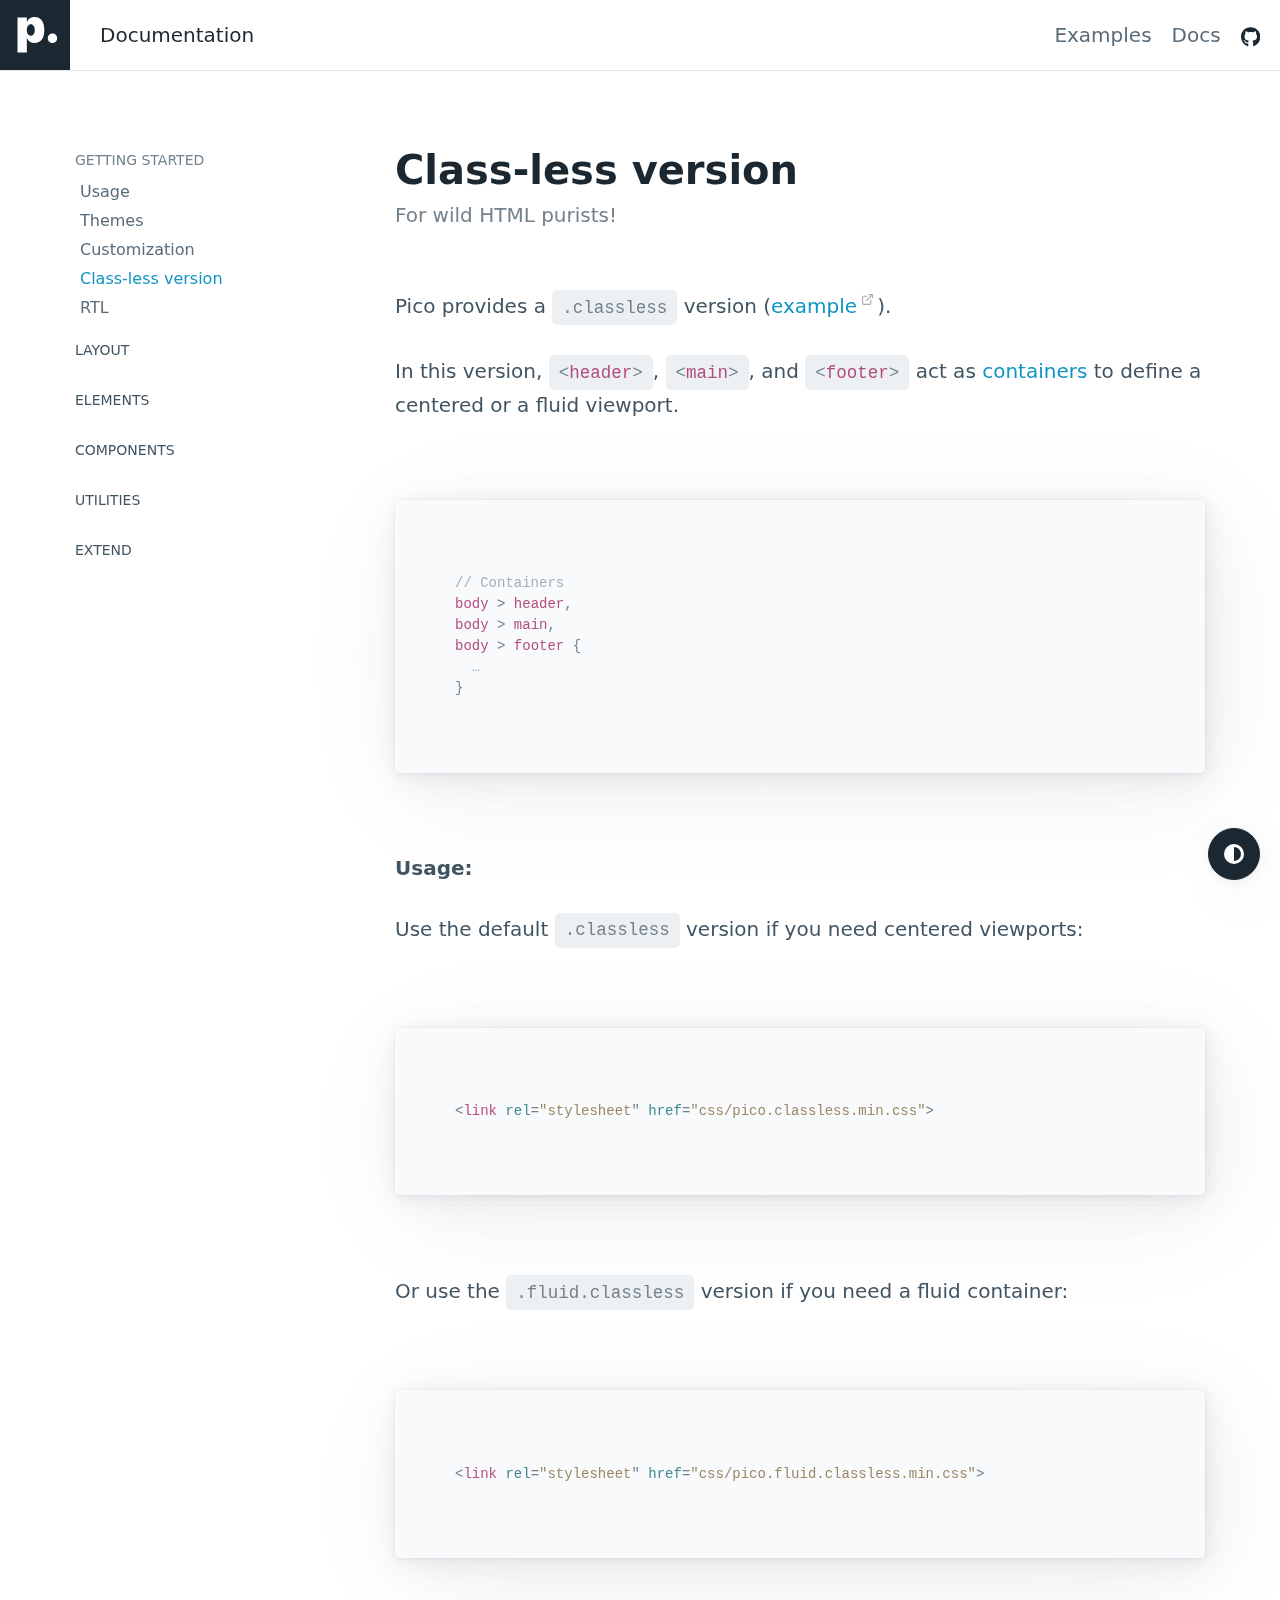
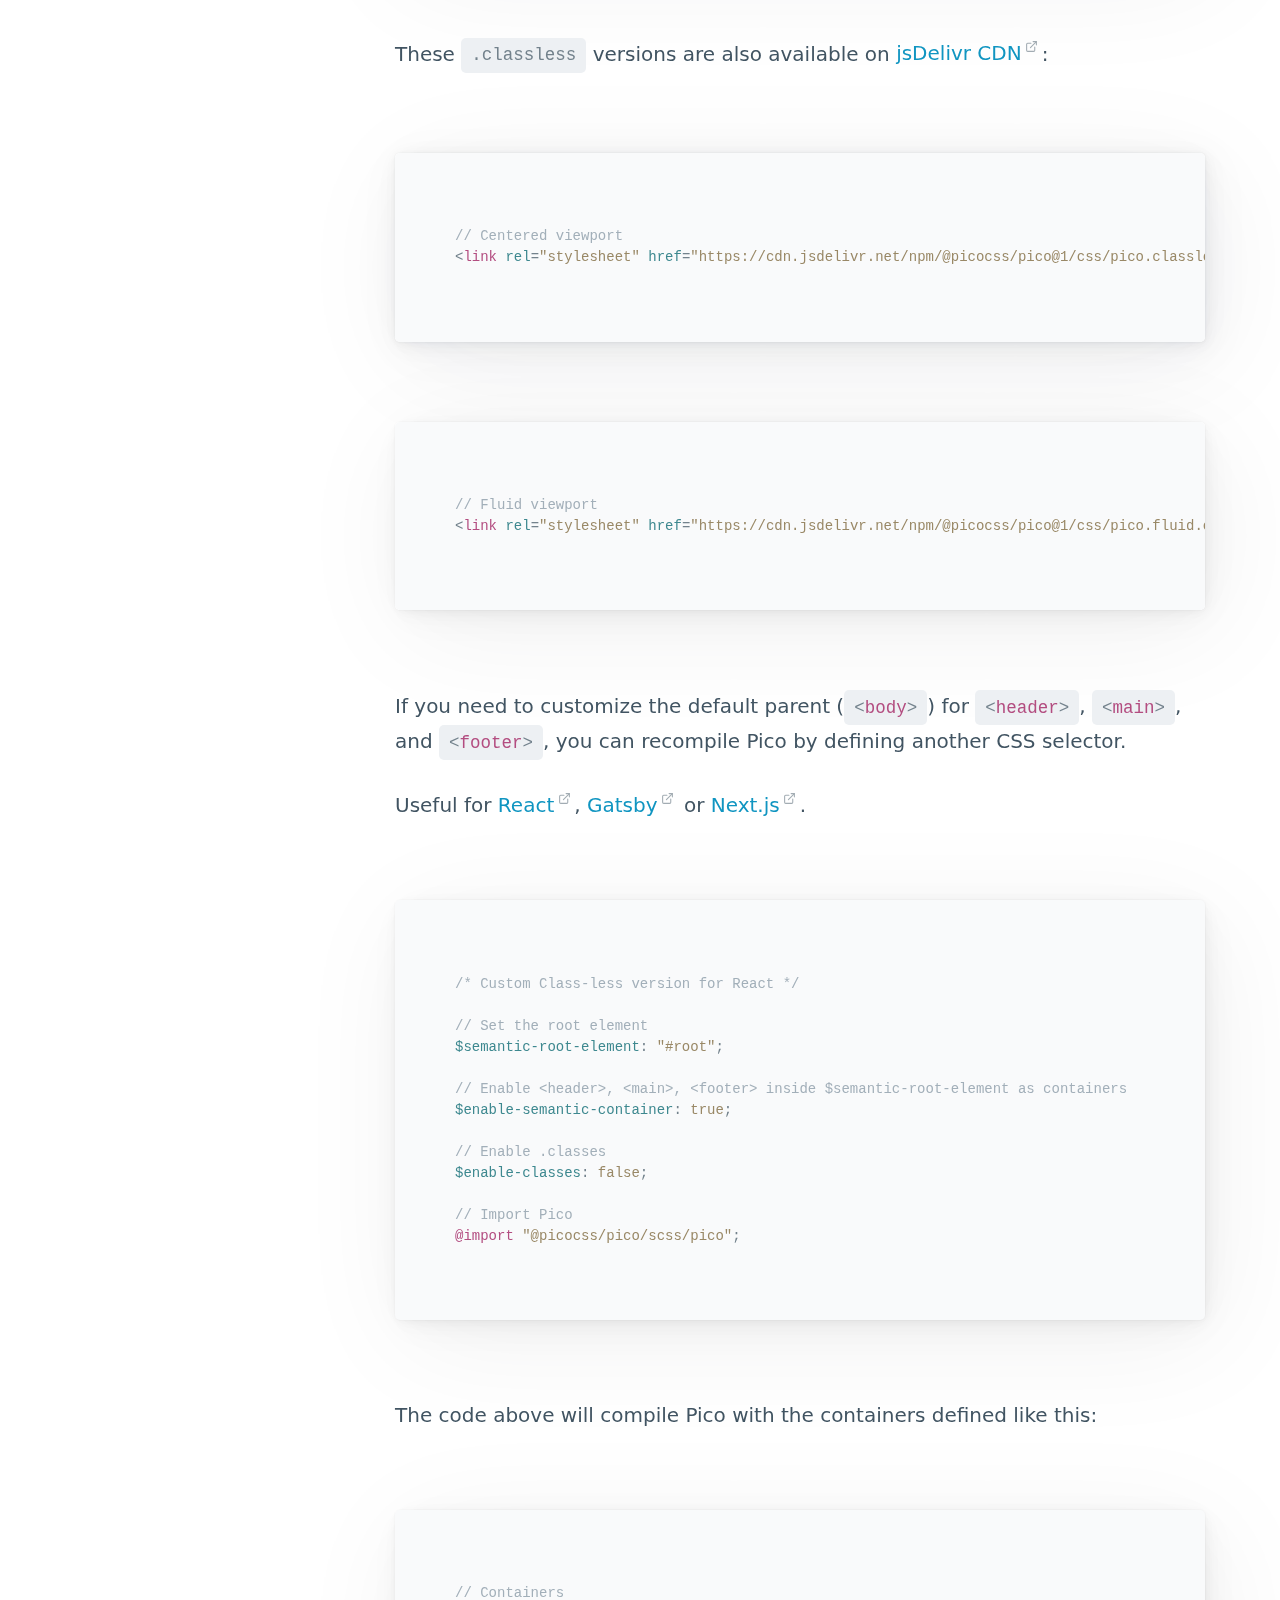
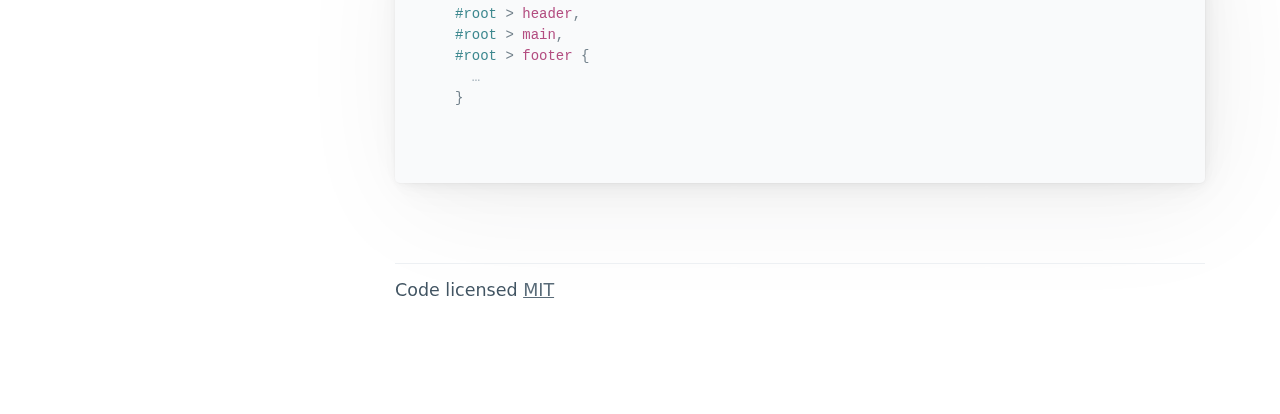
<file: src/assets/styles/pico-1.5.9/docs/classless.html>
<!doctype html><html lang="en"><head><meta charset="utf-8"><meta name="viewport" content="width=device-width,initial-scale=1"><title>Class-less version • Pico CSS</title><meta name="description" content="For wild HTML purists, Pico provides a .classless version."><link rel="shortcut icon" href="https://picocss.com/favicon.ico"><link rel="stylesheet" href="../css/pico.min.css"><link rel="stylesheet" href="css/pico.docs.min.css"><link rel="canonical" href="https://picocss.com/docs/classless.html"></head><body><nav class="container-fluid"><ul><li><a href="https://picocss.com" aria-label="Back home"><svg aria-hidden="true" focusable="false" role="img" xmlns="http://www.w3.org/2000/svg" viewBox="0 0 1000 1000" height="56px"><path fill="currentColor" d="M633.43 429.23c0 118.38-49.76 184.72-138.87 184.72-53 0-92.04-25.37-108.62-67.32h-2.6v203.12H250V249.7h133.67v64.72h2.28c17.24-43.9 55.3-69.92 107-69.92 90.4 0 140.48 66.02 140.48 184.73zm-136.6 0c0-49.76-22.1-81.96-56.9-81.96s-56.9 32.2-57.24 82.28c.33 50.4 22.1 81.63 57.24 81.63 35.12 0 56.9-31.87 56.9-81.95zM682.5 547.5c0-37.32 30.18-67.5 67.5-67.5s67.5 30.18 67.5 67.5S787.32 615 750 615s-67.5-30.18-67.5-67.5z"/></svg></a></li><li>Documentation</li></ul><ul><li><a href="https://picocss.com#examples" class="secondary">Examples</a></li><li><a href="./" class="secondary">Docs</a></li><li><a href="https://github.com/picocss/pico" class="contrast" aria-label="Pico GitHub repository"><svg aria-hidden="true" focusable="false" role="img" xmlns="http://www.w3.org/2000/svg" viewBox="0 0 496 512" height="16px"><path fill="currentColor" d="M165.9 397.4c0 2-2.3 3.6-5.2 3.6-3.3.3-5.6-1.3-5.6-3.6 0-2 2.3-3.6 5.2-3.6 3-.3 5.6 1.3 5.6 3.6zm-31.1-4.5c-.7 2 1.3 4.3 4.3 4.9 2.6 1 5.6 0 6.2-2s-1.3-4.3-4.3-5.2c-2.6-.7-5.5.3-6.2 2.3zm44.2-1.7c-2.9.7-4.9 2.6-4.6 4.9.3 2 2.9 3.3 5.9 2.6 2.9-.7 4.9-2.6 4.6-4.6-.3-1.9-3-3.2-5.9-2.9zM244.8 8C106.1 8 0 113.3 0 252c0 110.9 69.8 205.8 169.5 239.2 12.8 2.3 17.3-5.6 17.3-12.1 0-6.2-.3-40.4-.3-61.4 0 0-70 15-84.7-29.8 0 0-11.4-29.1-27.8-36.6 0 0-22.9-15.7 1.6-15.4 0 0 24.9 2 38.6 25.8 21.9 38.6 58.6 27.5 72.9 20.9 2.3-16 8.8-27.1 16-33.7-55.9-6.2-112.3-14.3-112.3-110.5 0-27.5 7.6-41.3 23.6-58.9-2.6-6.5-11.1-33.3 2.6-67.9 20.9-6.5 69 27 69 27 20-5.6 41.5-8.5 62.8-8.5s42.8 2.9 62.8 8.5c0 0 48.1-33.6 69-27 13.7 34.7 5.2 61.4 2.6 67.9 16 17.7 25.8 31.5 25.8 58.9 0 96.5-58.9 104.2-114.8 110.5 9.2 7.9 17 22.9 17 46.4 0 33.7-.3 75.4-.3 83.6 0 6.5 4.6 14.4 17.3 12.1C428.2 457.8 496 362.9 496 252 496 113.3 383.5 8 244.8 8zM97.2 352.9c-1.3 1-1 3.3.7 5.2 1.6 1.6 3.9 2.3 5.2 1 1.3-1 1-3.3-.7-5.2-1.6-1.6-3.9-2.3-5.2-1zm-10.8-8.1c-.7 1.3.3 2.9 2.3 3.9 1.6 1 3.6.7 4.3-.7.7-1.3-.3-2.9-2.3-3.9-2-.6-3.6-.3-4.3.7zm32.4 35.6c-1.6 1.3-1 4.3 1.3 6.2 2.3 2.3 5.2 2.6 6.5 1 1.3-1.3.7-4.3-1.3-6.2-2.2-2.3-5.2-2.6-6.5-1zm-11.4-14.7c-1.6 1-1.6 3.6 0 5.9 1.6 2.3 4.3 3.3 5.6 2.3 1.6-1.3 1.6-3.9 0-6.2-1.4-2.3-4-3.3-5.6-2z"></path></svg></a></li></ul></nav><main class="container" id="docs"><aside><nav class="closed-on-mobile"><a href="./" class="secondary" id="toggle-docs-navigation"><svg xmlns="http://www.w3.org/2000/svg" class="expand" fill="currentColor" viewBox="0 0 16 16" height="16px"><title>Expand</title><path fill-rule="evenodd" d="M1 8a.5.5 0 0 1 .5-.5h13a.5.5 0 0 1 0 1h-13A.5.5 0 0 1 1 8zM7.646.146a.5.5 0 0 1 .708 0l2 2a.5.5 0 0 1-.708.708L8.5 1.707V5.5a.5.5 0 0 1-1 0V1.707L6.354 2.854a.5.5 0 1 1-.708-.708l2-2zM8 10a.5.5 0 0 1 .5.5v3.793l1.146-1.147a.5.5 0 0 1 .708.708l-2 2a.5.5 0 0 1-.708 0l-2-2a.5.5 0 0 1 .708-.708L7.5 14.293V10.5A.5.5 0 0 1 8 10z"></path></svg> <svg xmlns="http://www.w3.org/2000/svg" class="collapse" fill="currentColor" viewBox="0 0 16 16" height="16px"><title>Collapse</title><path fill-rule="evenodd" d="M1 8a.5.5 0 0 1 .5-.5h13a.5.5 0 0 1 0 1h-13A.5.5 0 0 1 1 8zm7-8a.5.5 0 0 1 .5.5v3.793l1.146-1.147a.5.5 0 0 1 .708.708l-2 2a.5.5 0 0 1-.708 0l-2-2a.5.5 0 1 1 .708-.708L7.5 4.293V.5A.5.5 0 0 1 8 0zm-.5 11.707l-1.146 1.147a.5.5 0 0 1-.708-.708l2-2a.5.5 0 0 1 .708 0l2 2a.5.5 0 0 1-.708.708L8.5 11.707V15.5a.5.5 0 0 1-1 0v-3.793z"></path></svg> Table of contents</a><details><summary>Getting started</summary><ul><li><a href="./" id="start-link" class="secondary">Usage</a></li><li><a href="./themes.html" id="themes-link" class="secondary">Themes</a></li><li><a href="./customization.html" id="customization-link" class="secondary">Customization</a></li><li><a href="./classless.html" id="classless-link" class="secondary">Class-less version</a></li><li><a href="./rtl.html" id="rtl-link" class="secondary">RTL</a></li></ul></details><details><summary>Layout</summary><ul><li><a href="./containers.html" id="containers-link" class="secondary">Containers</a></li><li><a href="./grid.html" id="grid-link" class="secondary">Grid</a></li><li><a href="./scroller.html" id="scroller-link" class="secondary">Horizontal scroller</a></li></ul></details><details><summary>Elements</summary><ul><li><a href="./typography.html" id="typography-link" class="secondary">Typography</a></li><li><a href="./buttons.html" id="buttons-link" class="secondary">Buttons</a></li><li><a href="./forms.html" id="forms-link" class="secondary">Forms</a></li><li><a href="./tables.html" id="tables-link" class="secondary">Tables</a></li></ul></details><details><summary>Components</summary><ul><li><a href="./accordions.html" id="accordions-link" class="secondary">Accordions</a></li><li><a href="./cards.html" id="cards-link" class="secondary">Cards</a></li><li><a href="./dropdowns.html" id="dropdowns-link" class="secondary">Dropdowns</a></li><li><a href="./modal.html" id="modal-link" class="secondary">Modal</a></li><li><a href="./navs.html" id="navs-link" class="secondary">Navs</a></li><li><a href="./progress.html" id="progress-link" class="secondary">Progress</a></li></ul></details><details><summary>Utilities</summary><ul><li><a href="./loading.html" id="loading-link" class="secondary">Loading</a></li><li><a href="./tooltips.html" id="tooltips-link" class="secondary">Tooltips</a></li></ul></details><details><summary>Extend</summary><ul><li><a href="./we-love-classes.html" id="we-love-classes-link" class="secondary">We love .classes</a></li></ul></details></nav><script>const activeLink=document.querySelector("aside a#classless-link"),parentAccordion=activeLink.closest("details");activeLink.setAttribute("aria-current","page"),parentAccordion.setAttribute("open","true")</script></aside><div role="document"><section id="classless"><hgroup><h1>Class-less version</h1><h2>For wild HTML purists!</h2></hgroup><p>Pico provides a <code>.classless</code> version (<a href="https://codesandbox.io/s/github/picocss/examples/tree/master/v1-classless">example</a>).</p><p>In this version, <code>&lt;<b>header</b>&gt;</code>, <code>&lt;<b>main</b>&gt;</code>, and <code>&lt;<b>footer</b>&gt;</code> act as <a href="./containers.html">containers</a> to define a centered or a fluid viewport.</p><pre><code><em>// Containers</em>
<b>body</b> > <b>header</b>,
<b>body</b> > <b>main</b>,
<b>body</b> > <b>footer</b> {
  <em>…</em>
}
</code></pre><p><strong>Usage:</strong></p><p>Use the default <code>.classless</code> version if you need centered viewports:</p><pre><code>&lt;<b>link</b> <i>rel</i>=<u>"stylesheet</u>" <i>href</i>=<u>"css/pico.classless.min.css"</u>&gt;</code></pre><p>Or use the <code>.fluid.classless</code> version if you need a fluid container:</p><pre><code>&lt;<b>link</b> <i>rel</i>=<u>"stylesheet</u>" <i>href</i>=<u>"css/pico.fluid.classless.min.css"</u>&gt;</code></pre><p>These <code>.classless</code> versions are also available on <a href="https://www.jsdelivr.com/package/npm/@picocss/pico">jsDelivr CDN</a>:</p><pre><code><em>// Centered viewport</em>
&lt;<b>link</b> <i>rel</i>=<u>"stylesheet"</u> <i>href</i>=<u>"https://cdn.jsdelivr.net/npm/@picocss/pico@1/css/pico.classless.min.css"</u>&gt;
</code></pre><pre><code><em>// Fluid viewport</em>
&lt;<b>link</b> <i>rel</i>=<u>"stylesheet"</u> <i>href</i>=<u>"https://cdn.jsdelivr.net/npm/@picocss/pico@1/css/pico.fluid.classless.min.css"</u>&gt;
</code></pre><p>If you need to customize the default parent (<code>&lt;<b>body</b>&gt;</code>) for <code>&lt;<b>header</b>&gt;</code>, <code>&lt;<b>main</b>&gt;</code>, and <code>&lt;<b>footer</b>&gt;</code>, you can recompile Pico by defining another CSS selector.</p><p>Useful for <a href="https://reactjs.org/">React</a>, <a href="https://www.gatsbyjs.com/">Gatsby</a> or <a href="https://nextjs.org/">Next.js</a>.</p><pre><code><em>/* Custom Class-less version for React */</em>

<em>// Set the root element</em>
<i>$semantic-root-element</i>: <u>"#root"</u>;

<em>// Enable &lt;header&gt;, &lt;main&gt;, &lt;footer&gt; inside $semantic-root-element as containers</em>
<i>$enable-semantic-container</i>: <u>true</u>;

<em>// Enable .classes</em>
<i>$enable-classes</i>: <u>false</u>;

<em>// Import Pico</em>
<b>@import</b> <u>"@picocss/pico/scss/pico"</u>;</code></pre><p>The code above will compile Pico with the containers defined like this:</p><pre><code><em>// Containers</em>
<i>#root</i> > <b>header</b>,
<i>#root</i> > <b>main</b>,
<i>#root</i> > <b>footer</b> {
  <em>…</em>
}
</code></pre></section><footer><hr><p><small>Code licensed <a href="https://github.com/picocss/pico/blob/master/LICENSE.md" class="secondary">MIT</a></small></p></footer></div></main><script src="js/commons.min.js"></script></body></html>
</file>
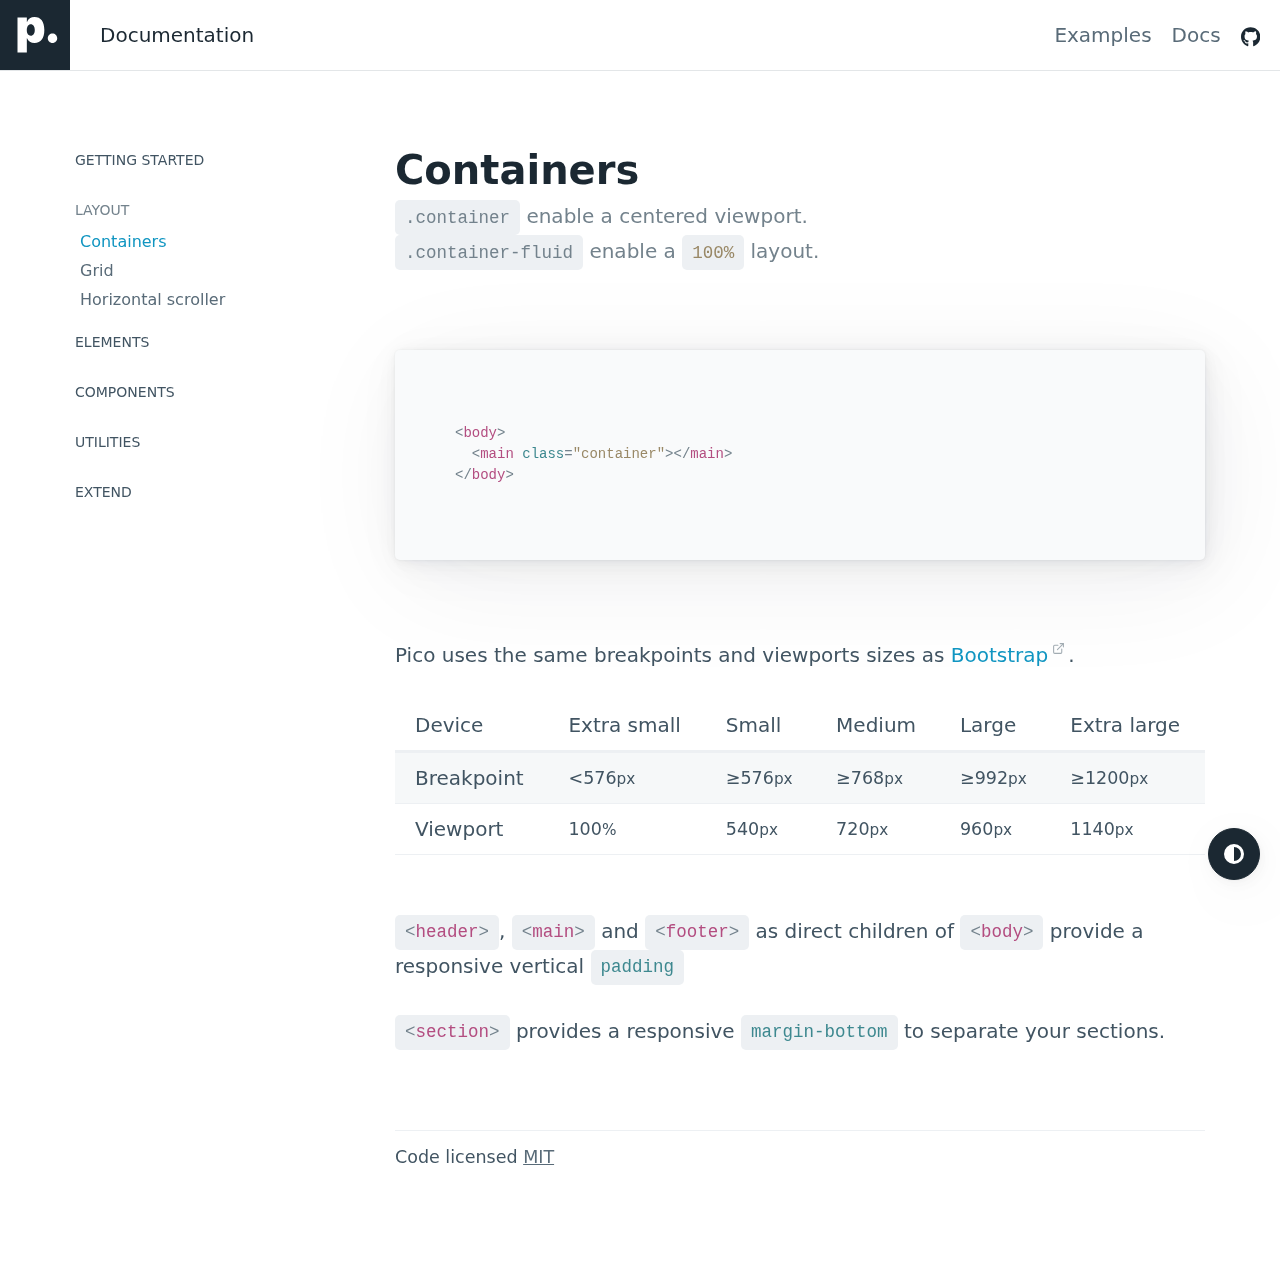
<file: src/assets/styles/pico-1.5.9/docs/containers.html>
<!doctype html><html lang="en"><head><meta charset="utf-8"><meta name="viewport" content="width=device-width,initial-scale=1"><title>Containers • Pico CSS</title><meta name="description" content=".container enable a centered viewport, .container-fluid enable a 100% layout."><link rel="shortcut icon" href="https://picocss.com/favicon.ico"><link rel="stylesheet" href="../css/pico.min.css"><link rel="stylesheet" href="css/pico.docs.min.css"><link rel="canonical" href="https://picocss.com/docs/containers.html"></head><body><nav class="container-fluid"><ul><li><a href="https://picocss.com" aria-label="Back home"><svg aria-hidden="true" focusable="false" role="img" xmlns="http://www.w3.org/2000/svg" viewBox="0 0 1000 1000" height="56px"><path fill="currentColor" d="M633.43 429.23c0 118.38-49.76 184.72-138.87 184.72-53 0-92.04-25.37-108.62-67.32h-2.6v203.12H250V249.7h133.67v64.72h2.28c17.24-43.9 55.3-69.92 107-69.92 90.4 0 140.48 66.02 140.48 184.73zm-136.6 0c0-49.76-22.1-81.96-56.9-81.96s-56.9 32.2-57.24 82.28c.33 50.4 22.1 81.63 57.24 81.63 35.12 0 56.9-31.87 56.9-81.95zM682.5 547.5c0-37.32 30.18-67.5 67.5-67.5s67.5 30.18 67.5 67.5S787.32 615 750 615s-67.5-30.18-67.5-67.5z"/></svg></a></li><li>Documentation</li></ul><ul><li><a href="https://picocss.com#examples" class="secondary">Examples</a></li><li><a href="./" class="secondary">Docs</a></li><li><a href="https://github.com/picocss/pico" class="contrast" aria-label="Pico GitHub repository"><svg aria-hidden="true" focusable="false" role="img" xmlns="http://www.w3.org/2000/svg" viewBox="0 0 496 512" height="16px"><path fill="currentColor" d="M165.9 397.4c0 2-2.3 3.6-5.2 3.6-3.3.3-5.6-1.3-5.6-3.6 0-2 2.3-3.6 5.2-3.6 3-.3 5.6 1.3 5.6 3.6zm-31.1-4.5c-.7 2 1.3 4.3 4.3 4.9 2.6 1 5.6 0 6.2-2s-1.3-4.3-4.3-5.2c-2.6-.7-5.5.3-6.2 2.3zm44.2-1.7c-2.9.7-4.9 2.6-4.6 4.9.3 2 2.9 3.3 5.9 2.6 2.9-.7 4.9-2.6 4.6-4.6-.3-1.9-3-3.2-5.9-2.9zM244.8 8C106.1 8 0 113.3 0 252c0 110.9 69.8 205.8 169.5 239.2 12.8 2.3 17.3-5.6 17.3-12.1 0-6.2-.3-40.4-.3-61.4 0 0-70 15-84.7-29.8 0 0-11.4-29.1-27.8-36.6 0 0-22.9-15.7 1.6-15.4 0 0 24.9 2 38.6 25.8 21.9 38.6 58.6 27.5 72.9 20.9 2.3-16 8.8-27.1 16-33.7-55.9-6.2-112.3-14.3-112.3-110.5 0-27.5 7.6-41.3 23.6-58.9-2.6-6.5-11.1-33.3 2.6-67.9 20.9-6.5 69 27 69 27 20-5.6 41.5-8.5 62.8-8.5s42.8 2.9 62.8 8.5c0 0 48.1-33.6 69-27 13.7 34.7 5.2 61.4 2.6 67.9 16 17.7 25.8 31.5 25.8 58.9 0 96.5-58.9 104.2-114.8 110.5 9.2 7.9 17 22.9 17 46.4 0 33.7-.3 75.4-.3 83.6 0 6.5 4.6 14.4 17.3 12.1C428.2 457.8 496 362.9 496 252 496 113.3 383.5 8 244.8 8zM97.2 352.9c-1.3 1-1 3.3.7 5.2 1.6 1.6 3.9 2.3 5.2 1 1.3-1 1-3.3-.7-5.2-1.6-1.6-3.9-2.3-5.2-1zm-10.8-8.1c-.7 1.3.3 2.9 2.3 3.9 1.6 1 3.6.7 4.3-.7.7-1.3-.3-2.9-2.3-3.9-2-.6-3.6-.3-4.3.7zm32.4 35.6c-1.6 1.3-1 4.3 1.3 6.2 2.3 2.3 5.2 2.6 6.5 1 1.3-1.3.7-4.3-1.3-6.2-2.2-2.3-5.2-2.6-6.5-1zm-11.4-14.7c-1.6 1-1.6 3.6 0 5.9 1.6 2.3 4.3 3.3 5.6 2.3 1.6-1.3 1.6-3.9 0-6.2-1.4-2.3-4-3.3-5.6-2z"></path></svg></a></li></ul></nav><main class="container" id="docs"><aside><nav class="closed-on-mobile"><a href="./" class="secondary" id="toggle-docs-navigation"><svg xmlns="http://www.w3.org/2000/svg" class="expand" fill="currentColor" viewBox="0 0 16 16" height="16px"><title>Expand</title><path fill-rule="evenodd" d="M1 8a.5.5 0 0 1 .5-.5h13a.5.5 0 0 1 0 1h-13A.5.5 0 0 1 1 8zM7.646.146a.5.5 0 0 1 .708 0l2 2a.5.5 0 0 1-.708.708L8.5 1.707V5.5a.5.5 0 0 1-1 0V1.707L6.354 2.854a.5.5 0 1 1-.708-.708l2-2zM8 10a.5.5 0 0 1 .5.5v3.793l1.146-1.147a.5.5 0 0 1 .708.708l-2 2a.5.5 0 0 1-.708 0l-2-2a.5.5 0 0 1 .708-.708L7.5 14.293V10.5A.5.5 0 0 1 8 10z"></path></svg> <svg xmlns="http://www.w3.org/2000/svg" class="collapse" fill="currentColor" viewBox="0 0 16 16" height="16px"><title>Collapse</title><path fill-rule="evenodd" d="M1 8a.5.5 0 0 1 .5-.5h13a.5.5 0 0 1 0 1h-13A.5.5 0 0 1 1 8zm7-8a.5.5 0 0 1 .5.5v3.793l1.146-1.147a.5.5 0 0 1 .708.708l-2 2a.5.5 0 0 1-.708 0l-2-2a.5.5 0 1 1 .708-.708L7.5 4.293V.5A.5.5 0 0 1 8 0zm-.5 11.707l-1.146 1.147a.5.5 0 0 1-.708-.708l2-2a.5.5 0 0 1 .708 0l2 2a.5.5 0 0 1-.708.708L8.5 11.707V15.5a.5.5 0 0 1-1 0v-3.793z"></path></svg> Table of contents</a><details><summary>Getting started</summary><ul><li><a href="./" id="start-link" class="secondary">Usage</a></li><li><a href="./themes.html" id="themes-link" class="secondary">Themes</a></li><li><a href="./customization.html" id="customization-link" class="secondary">Customization</a></li><li><a href="./classless.html" id="classless-link" class="secondary">Class-less version</a></li><li><a href="./rtl.html" id="rtl-link" class="secondary">RTL</a></li></ul></details><details><summary>Layout</summary><ul><li><a href="./containers.html" id="containers-link" class="secondary">Containers</a></li><li><a href="./grid.html" id="grid-link" class="secondary">Grid</a></li><li><a href="./scroller.html" id="scroller-link" class="secondary">Horizontal scroller</a></li></ul></details><details><summary>Elements</summary><ul><li><a href="./typography.html" id="typography-link" class="secondary">Typography</a></li><li><a href="./buttons.html" id="buttons-link" class="secondary">Buttons</a></li><li><a href="./forms.html" id="forms-link" class="secondary">Forms</a></li><li><a href="./tables.html" id="tables-link" class="secondary">Tables</a></li></ul></details><details><summary>Components</summary><ul><li><a href="./accordions.html" id="accordions-link" class="secondary">Accordions</a></li><li><a href="./cards.html" id="cards-link" class="secondary">Cards</a></li><li><a href="./dropdowns.html" id="dropdowns-link" class="secondary">Dropdowns</a></li><li><a href="./modal.html" id="modal-link" class="secondary">Modal</a></li><li><a href="./navs.html" id="navs-link" class="secondary">Navs</a></li><li><a href="./progress.html" id="progress-link" class="secondary">Progress</a></li></ul></details><details><summary>Utilities</summary><ul><li><a href="./loading.html" id="loading-link" class="secondary">Loading</a></li><li><a href="./tooltips.html" id="tooltips-link" class="secondary">Tooltips</a></li></ul></details><details><summary>Extend</summary><ul><li><a href="./we-love-classes.html" id="we-love-classes-link" class="secondary">We love .classes</a></li></ul></details></nav><script>const activeLink=document.querySelector("aside a#containers-link"),parentAccordion=activeLink.closest("details");activeLink.setAttribute("aria-current","page"),parentAccordion.setAttribute("open","true")</script></aside><div role="document"><section id="containers"><hgroup><h1>Containers</h1><h2><code>.container</code> enable a centered viewport.<br><code>.container-fluid</code> enable a <code><u>100%</u></code> layout.</h2></hgroup><pre><code>&lt;<b>body</b>&gt;
  &lt;<b>main</b> <i>class</i>=<u>"container"</u>&gt;&lt;/<b>main</b>&gt;
&lt;/<b>body</b>&gt;</code></pre><p>Pico uses the same breakpoints and viewports sizes as <a href="https://getbootstrap.com/docs/5.1/layout/breakpoints/#available-breakpoints">Bootstrap</a>.</p><figure><table role="grid"><thead><tr><th>Device</th><th>Extra&nbsp;small</th><th>Small</th><th>Medium</th><th>Large</th><th>Extra&nbsp;large</th></tr></thead><tbody><tr><th>Breakpoint</th><td>&lt;576<small>px</small></td><td>≥576<small>px</small></td><td>≥768<small>px</small></td><td>≥992<small>px</small></td><td>≥1200<small>px</small></td></tr><tr><th>Viewport</th><td>100<small>%</small></td><td>540<small>px</small></td><td>720<small>px</small></td><td>960<small>px</small></td><td>1140<small>px</small></td></tr></tbody></table></figure><p><code>&lt;<b>header</b>&gt;</code>, <code>&lt;<b>main</b>&gt;</code> and <code>&lt;<b>footer</b>&gt;</code> as direct children of <code>&lt;<b>body</b>&gt;</code> provide a responsive vertical <code><i>padding</i></code></p><p><code>&lt;<b>section</b>&gt;</code> provides a responsive <code><i>margin-bottom</i></code> to separate your sections.</p></section><footer><hr><p><small>Code licensed <a href="https://github.com/picocss/pico/blob/master/LICENSE.md" class="secondary">MIT</a></small></p></footer></div></main><script src="js/commons.min.js"></script></body></html>
</file>
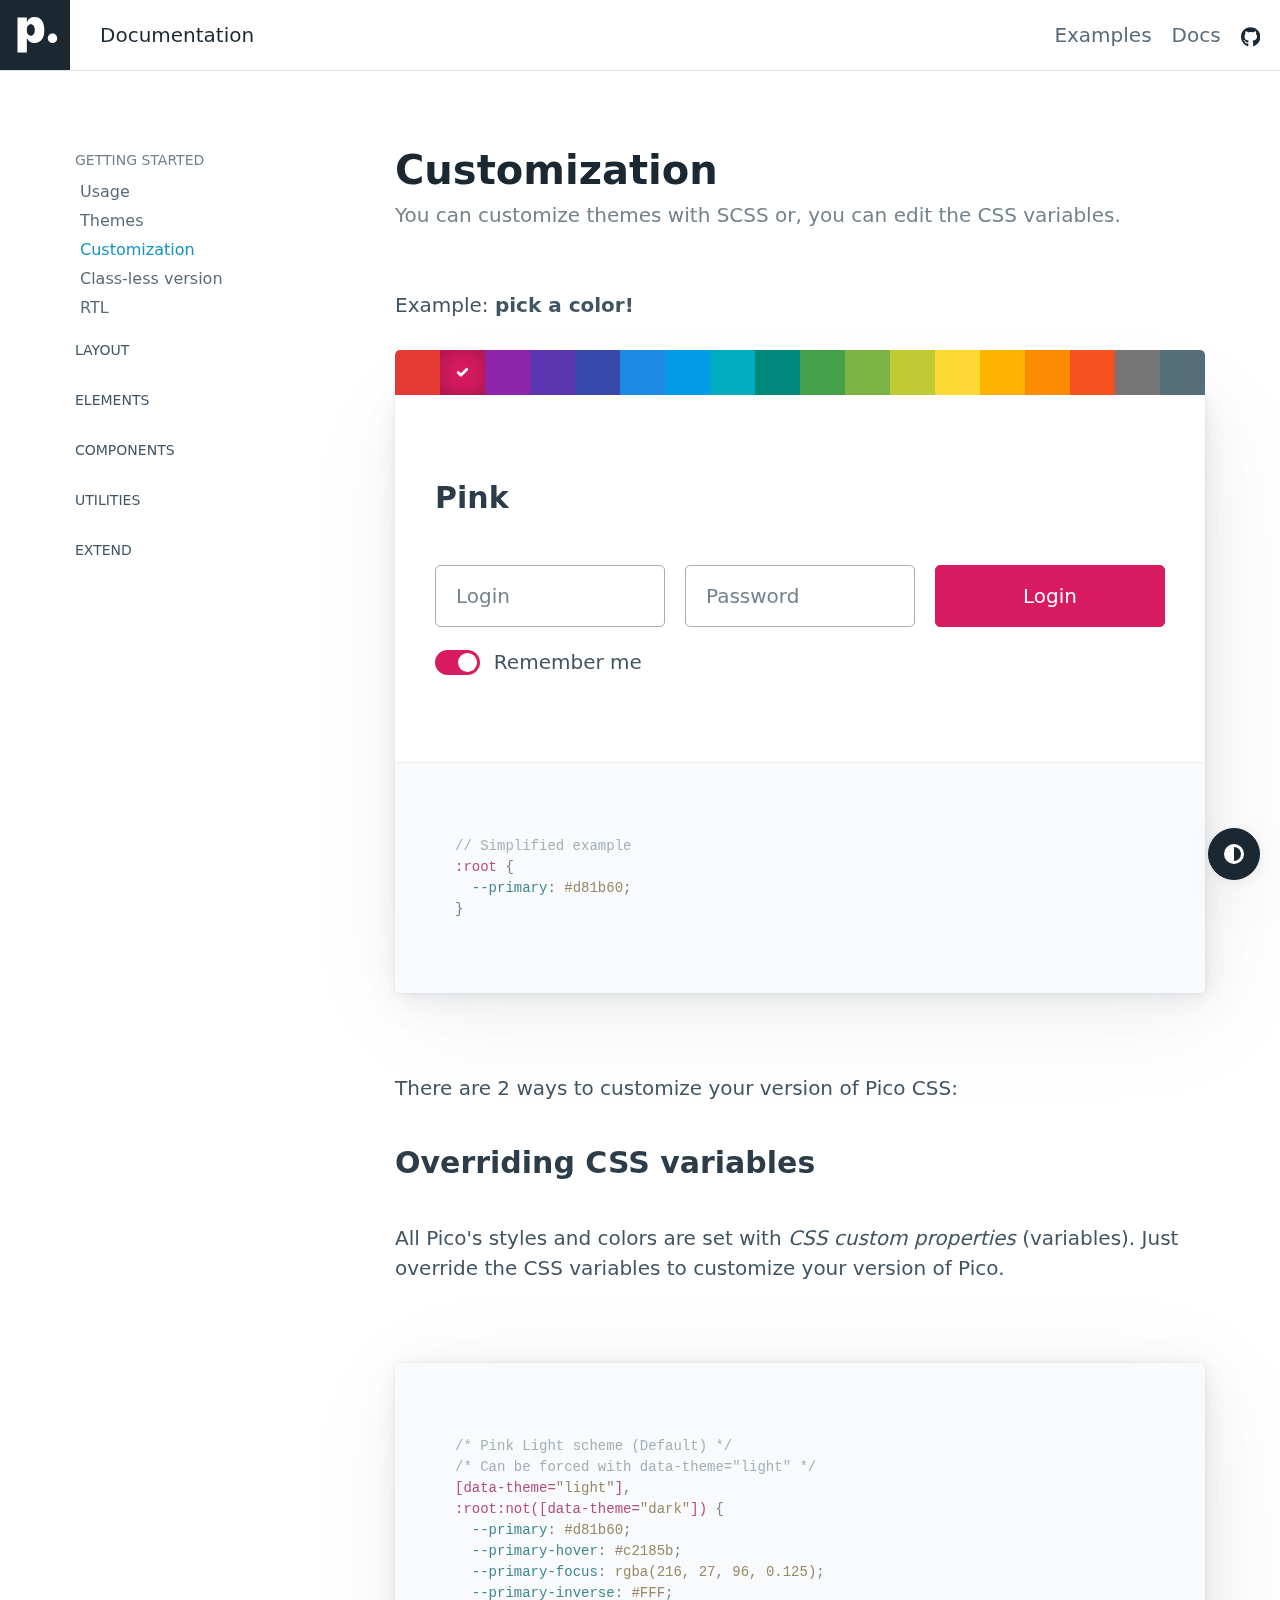
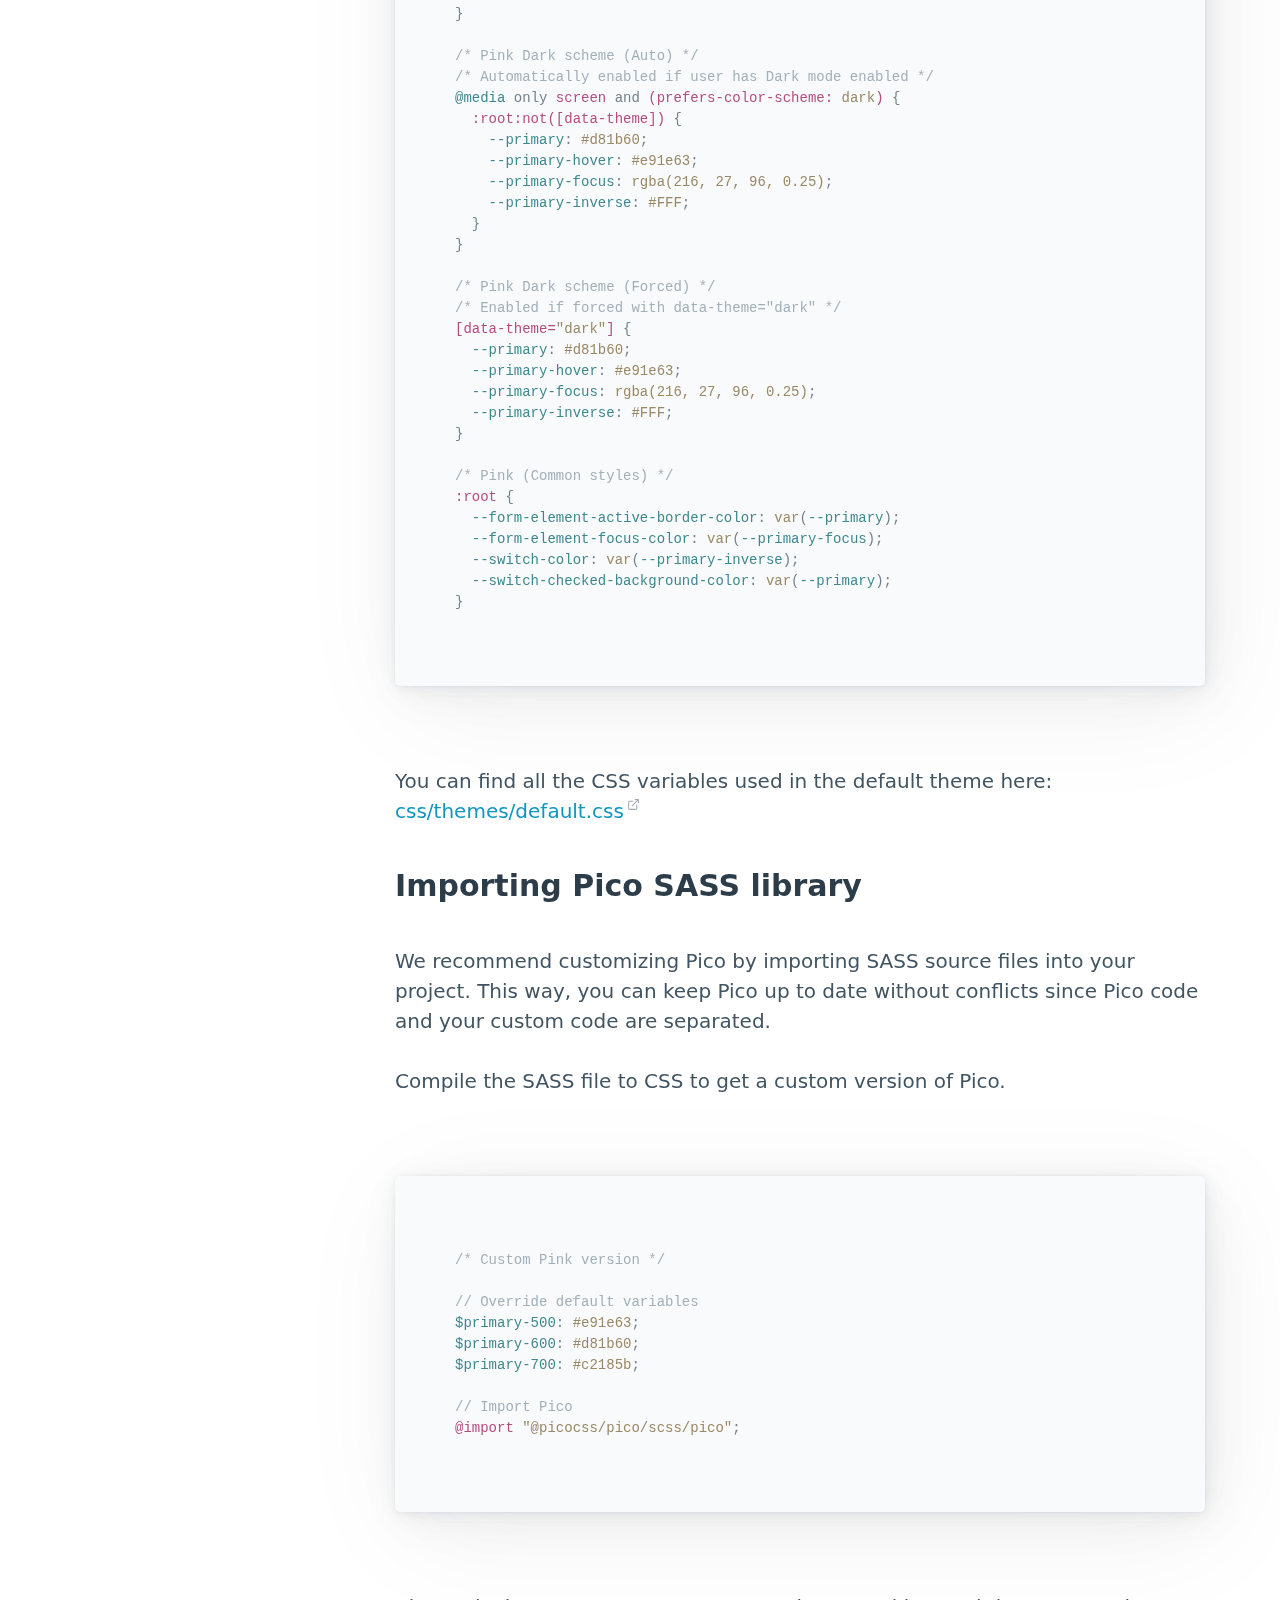
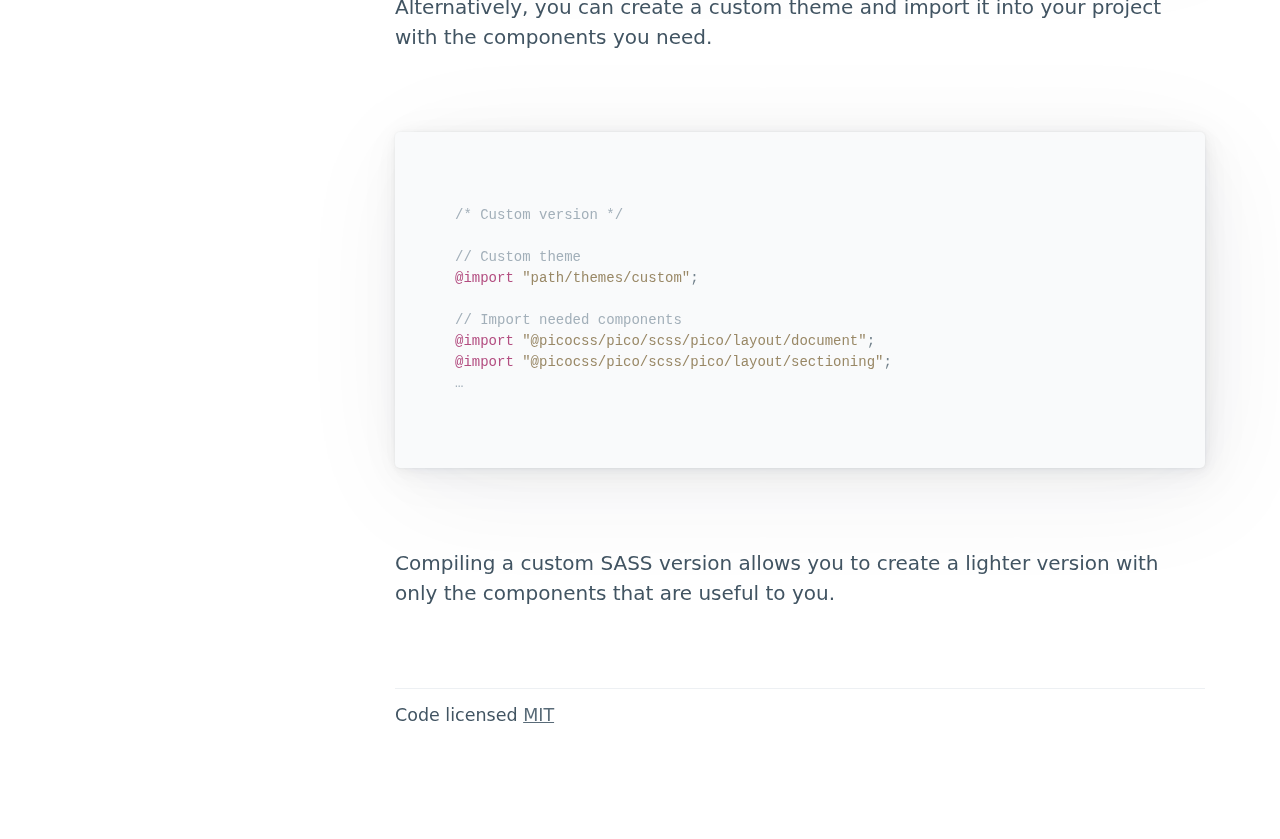
<file: src/assets/styles/pico-1.5.9/docs/customization.html>
<!doctype html><html lang="en"><head><meta charset="utf-8"><meta name="viewport" content="width=device-width,initial-scale=1"><title>Customization • Pico CSS</title><meta name="description" content="You can customize themes with SCSS, or you can edit the CSS variables. All Pico's styles and colors are set with CSS custom properties (variables)."><link rel="shortcut icon" href="https://picocss.com/favicon.ico"><link rel="stylesheet" href="../css/pico.min.css"><link rel="stylesheet" href="css/pico.docs.min.css"><link rel="canonical" href="https://picocss.com/docs/customization.html"></head><body><nav class="container-fluid"><ul><li><a href="https://picocss.com" aria-label="Back home"><svg aria-hidden="true" focusable="false" role="img" xmlns="http://www.w3.org/2000/svg" viewBox="0 0 1000 1000" height="56px"><path fill="currentColor" d="M633.43 429.23c0 118.38-49.76 184.72-138.87 184.72-53 0-92.04-25.37-108.62-67.32h-2.6v203.12H250V249.7h133.67v64.72h2.28c17.24-43.9 55.3-69.92 107-69.92 90.4 0 140.48 66.02 140.48 184.73zm-136.6 0c0-49.76-22.1-81.96-56.9-81.96s-56.9 32.2-57.24 82.28c.33 50.4 22.1 81.63 57.24 81.63 35.12 0 56.9-31.87 56.9-81.95zM682.5 547.5c0-37.32 30.18-67.5 67.5-67.5s67.5 30.18 67.5 67.5S787.32 615 750 615s-67.5-30.18-67.5-67.5z"/></svg></a></li><li>Documentation</li></ul><ul><li><a href="https://picocss.com#examples" class="secondary">Examples</a></li><li><a href="./" class="secondary">Docs</a></li><li><a href="https://github.com/picocss/pico" class="contrast" aria-label="Pico GitHub repository"><svg aria-hidden="true" focusable="false" role="img" xmlns="http://www.w3.org/2000/svg" viewBox="0 0 496 512" height="16px"><path fill="currentColor" d="M165.9 397.4c0 2-2.3 3.6-5.2 3.6-3.3.3-5.6-1.3-5.6-3.6 0-2 2.3-3.6 5.2-3.6 3-.3 5.6 1.3 5.6 3.6zm-31.1-4.5c-.7 2 1.3 4.3 4.3 4.9 2.6 1 5.6 0 6.2-2s-1.3-4.3-4.3-5.2c-2.6-.7-5.5.3-6.2 2.3zm44.2-1.7c-2.9.7-4.9 2.6-4.6 4.9.3 2 2.9 3.3 5.9 2.6 2.9-.7 4.9-2.6 4.6-4.6-.3-1.9-3-3.2-5.9-2.9zM244.8 8C106.1 8 0 113.3 0 252c0 110.9 69.8 205.8 169.5 239.2 12.8 2.3 17.3-5.6 17.3-12.1 0-6.2-.3-40.4-.3-61.4 0 0-70 15-84.7-29.8 0 0-11.4-29.1-27.8-36.6 0 0-22.9-15.7 1.6-15.4 0 0 24.9 2 38.6 25.8 21.9 38.6 58.6 27.5 72.9 20.9 2.3-16 8.8-27.1 16-33.7-55.9-6.2-112.3-14.3-112.3-110.5 0-27.5 7.6-41.3 23.6-58.9-2.6-6.5-11.1-33.3 2.6-67.9 20.9-6.5 69 27 69 27 20-5.6 41.5-8.5 62.8-8.5s42.8 2.9 62.8 8.5c0 0 48.1-33.6 69-27 13.7 34.7 5.2 61.4 2.6 67.9 16 17.7 25.8 31.5 25.8 58.9 0 96.5-58.9 104.2-114.8 110.5 9.2 7.9 17 22.9 17 46.4 0 33.7-.3 75.4-.3 83.6 0 6.5 4.6 14.4 17.3 12.1C428.2 457.8 496 362.9 496 252 496 113.3 383.5 8 244.8 8zM97.2 352.9c-1.3 1-1 3.3.7 5.2 1.6 1.6 3.9 2.3 5.2 1 1.3-1 1-3.3-.7-5.2-1.6-1.6-3.9-2.3-5.2-1zm-10.8-8.1c-.7 1.3.3 2.9 2.3 3.9 1.6 1 3.6.7 4.3-.7.7-1.3-.3-2.9-2.3-3.9-2-.6-3.6-.3-4.3.7zm32.4 35.6c-1.6 1.3-1 4.3 1.3 6.2 2.3 2.3 5.2 2.6 6.5 1 1.3-1.3.7-4.3-1.3-6.2-2.2-2.3-5.2-2.6-6.5-1zm-11.4-14.7c-1.6 1-1.6 3.6 0 5.9 1.6 2.3 4.3 3.3 5.6 2.3 1.6-1.3 1.6-3.9 0-6.2-1.4-2.3-4-3.3-5.6-2z"></path></svg></a></li></ul></nav><main class="container" id="docs"><aside><nav class="closed-on-mobile"><a href="./" class="secondary" id="toggle-docs-navigation"><svg xmlns="http://www.w3.org/2000/svg" class="expand" fill="currentColor" viewBox="0 0 16 16" height="16px"><title>Expand</title><path fill-rule="evenodd" d="M1 8a.5.5 0 0 1 .5-.5h13a.5.5 0 0 1 0 1h-13A.5.5 0 0 1 1 8zM7.646.146a.5.5 0 0 1 .708 0l2 2a.5.5 0 0 1-.708.708L8.5 1.707V5.5a.5.5 0 0 1-1 0V1.707L6.354 2.854a.5.5 0 1 1-.708-.708l2-2zM8 10a.5.5 0 0 1 .5.5v3.793l1.146-1.147a.5.5 0 0 1 .708.708l-2 2a.5.5 0 0 1-.708 0l-2-2a.5.5 0 0 1 .708-.708L7.5 14.293V10.5A.5.5 0 0 1 8 10z"></path></svg> <svg xmlns="http://www.w3.org/2000/svg" class="collapse" fill="currentColor" viewBox="0 0 16 16" height="16px"><title>Collapse</title><path fill-rule="evenodd" d="M1 8a.5.5 0 0 1 .5-.5h13a.5.5 0 0 1 0 1h-13A.5.5 0 0 1 1 8zm7-8a.5.5 0 0 1 .5.5v3.793l1.146-1.147a.5.5 0 0 1 .708.708l-2 2a.5.5 0 0 1-.708 0l-2-2a.5.5 0 1 1 .708-.708L7.5 4.293V.5A.5.5 0 0 1 8 0zm-.5 11.707l-1.146 1.147a.5.5 0 0 1-.708-.708l2-2a.5.5 0 0 1 .708 0l2 2a.5.5 0 0 1-.708.708L8.5 11.707V15.5a.5.5 0 0 1-1 0v-3.793z"></path></svg> Table of contents</a><details><summary>Getting started</summary><ul><li><a href="./" id="start-link" class="secondary">Usage</a></li><li><a href="./themes.html" id="themes-link" class="secondary">Themes</a></li><li><a href="./customization.html" id="customization-link" class="secondary">Customization</a></li><li><a href="./classless.html" id="classless-link" class="secondary">Class-less version</a></li><li><a href="./rtl.html" id="rtl-link" class="secondary">RTL</a></li></ul></details><details><summary>Layout</summary><ul><li><a href="./containers.html" id="containers-link" class="secondary">Containers</a></li><li><a href="./grid.html" id="grid-link" class="secondary">Grid</a></li><li><a href="./scroller.html" id="scroller-link" class="secondary">Horizontal scroller</a></li></ul></details><details><summary>Elements</summary><ul><li><a href="./typography.html" id="typography-link" class="secondary">Typography</a></li><li><a href="./buttons.html" id="buttons-link" class="secondary">Buttons</a></li><li><a href="./forms.html" id="forms-link" class="secondary">Forms</a></li><li><a href="./tables.html" id="tables-link" class="secondary">Tables</a></li></ul></details><details><summary>Components</summary><ul><li><a href="./accordions.html" id="accordions-link" class="secondary">Accordions</a></li><li><a href="./cards.html" id="cards-link" class="secondary">Cards</a></li><li><a href="./dropdowns.html" id="dropdowns-link" class="secondary">Dropdowns</a></li><li><a href="./modal.html" id="modal-link" class="secondary">Modal</a></li><li><a href="./navs.html" id="navs-link" class="secondary">Navs</a></li><li><a href="./progress.html" id="progress-link" class="secondary">Progress</a></li></ul></details><details><summary>Utilities</summary><ul><li><a href="./loading.html" id="loading-link" class="secondary">Loading</a></li><li><a href="./tooltips.html" id="tooltips-link" class="secondary">Tooltips</a></li></ul></details><details><summary>Extend</summary><ul><li><a href="./we-love-classes.html" id="we-love-classes-link" class="secondary">We love .classes</a></li></ul></details></nav><script>const activeLink=document.querySelector("aside a#customization-link"),parentAccordion=activeLink.closest("details");activeLink.setAttribute("aria-current","page"),parentAccordion.setAttribute("open","true")</script></aside><div role="document"><section id="customization"><hgroup><h1>Customization</h1><h2>You can customize themes with SCSS or, you can edit the CSS variables.</h2></hgroup><p>Example: <strong>pick a color!</strong></p><article data-theme="generated" aria-label="Generated theme example"><h3><span class="name">Custom theme</span></h3><form><div class="grid"><input type="text" name="login" placeholder="Login" aria-label="Login" autocomplete="nickname" required> <input type="password" name="password" placeholder="Password" aria-label="Password" autocomplete="current-password" required> <button type="submit" aria-label="Example button" onclick="event.preventDefault()">Login</button></div><fieldset><label for="remember"><input type="checkbox" role="switch" id="remember" name="remember" checked="checked"> Remember me</label></fieldset></form><footer class="code"><pre><code><em>// Simplified example</em>
<b>:root</b> {
  <i>--primary</i>: <u class="c600">…</u>;
}
</code></pre></footer></article><p>There are 2 ways to customize your version of Pico CSS:</p><h3>Overriding CSS variables</h3><p>All Pico's styles and colors are set with <em>CSS custom properties</em> (variables). Just override the CSS variables to customize your version of Pico.</p><pre><code><em>/* <span class="name"></span>Light scheme (Default) */
/* Can be forced with data-theme="light" */</em>
<b>[data-theme=<u>"light"</u>]</b>,
<b>:root:not([data-theme=<u>"dark"</u>])</b> {
  <i>--primary</i>: <u class="c600">…</u>;
  <i>--primary-hover</i>: <u class="c700">…</u>;
  <i>--primary-focus</i>: <u class="c600-outline-light">…</u>;
  <i>--primary-inverse</i>: <u class="inverse">…</u>;
}

<em>/* <span class="name"></span>Dark scheme (Auto) */
/* Automatically enabled if user has Dark mode enabled */</em>
<i>@media</i> only <b>screen</b> and <b>(prefers-color-scheme: <u>dark</u>)</b> {
  <b>:root:not([data-theme])</b> {
    <i>--primary</i>: <u class="c600">…</u>;
    <i>--primary-hover</i>: <u class="c500">…</u>;
    <i>--primary-focus</i>: <u class="c600-outline-dark">…</u>;
    <i>--primary-inverse</i>: <u class="inverse">…</u>;
  }
}

<em>/* <span class="name"></span>Dark scheme (Forced) */
/* Enabled if forced with data-theme="dark" */</em>
<b>[data-theme=<u>"dark"</u>]</b> {
  <i>--primary</i>: <u class="c600">…</u>;
  <i>--primary-hover</i>: <u class="c500">…</u>;
  <i>--primary-focus</i>: <u class="c600-outline-dark">…</u>;
  <i>--primary-inverse</i>: <u class="inverse">…</u>;
}

<em>/* <span class="name"></span>(Common styles) */</em>
<b>:root</b> {
  <i>--form-element-active-border-color</i>: <u>var</u>(<i>--primary</i>);
  <i>--form-element-focus-color</i>: <u>var</u>(<i>--primary-focus</i>);
  <i>--switch-color</i>: <u>var</u>(<i>--primary-inverse</i>);
  <i>--switch-checked-background-color</i>: <u>var</u>(<i>--primary</i>);
}
</code></pre><p>You can find all the CSS variables used in the default theme here: <a href="https://github.com/picocss/pico/blob/master/css/themes/default.css">css/themes/default.css</a></p><h3>Importing Pico SASS library</h3><p>We recommend customizing Pico by importing SASS source files into your project. This way, you can keep Pico up to date without conflicts since Pico code and your custom code are separated.</p><p>Compile the SASS file to CSS to get a custom version of Pico.</p><pre><code><em>/* Custom <span class="name"> </span>version */</em>

<em>// Override default variables</em>
<i>$primary-500</i>: <u class="c500">…</u>;
<i>$primary-600</i>: <u class="c600">…</u>;
<i>$primary-700</i>: <u class="c700">…</u>;

<em>// Import Pico</em>
<b>@import</b> <u>"@picocss/pico/scss/pico"</u>;</code></pre><p>Alternatively, you can create a custom theme and import it into your project with the components you need.</p><pre><code><em>/* Custom version */</em>

<em>// Custom theme</em>
<b>@import</b> <u>"path/themes/custom"</u>;

<em>// Import needed components</em>
<b>@import</b> <u>"@picocss/pico/scss/pico/layout/document"</u>;
<b>@import</b> <u>"@picocss/pico/scss/pico/layout/sectioning"</u>;
<em>…</em>
</code></pre><p>Compiling a custom SASS version allows you to create a lighter version with only the components that are useful to you.</p></section><footer><hr><p><small>Code licensed <a href="https://github.com/picocss/pico/blob/master/LICENSE.md" class="secondary">MIT</a></small></p></footer></div></main><script src="js/commons.min.js"></script><script src="js/customization.min.js"></script></body></html>
</file>
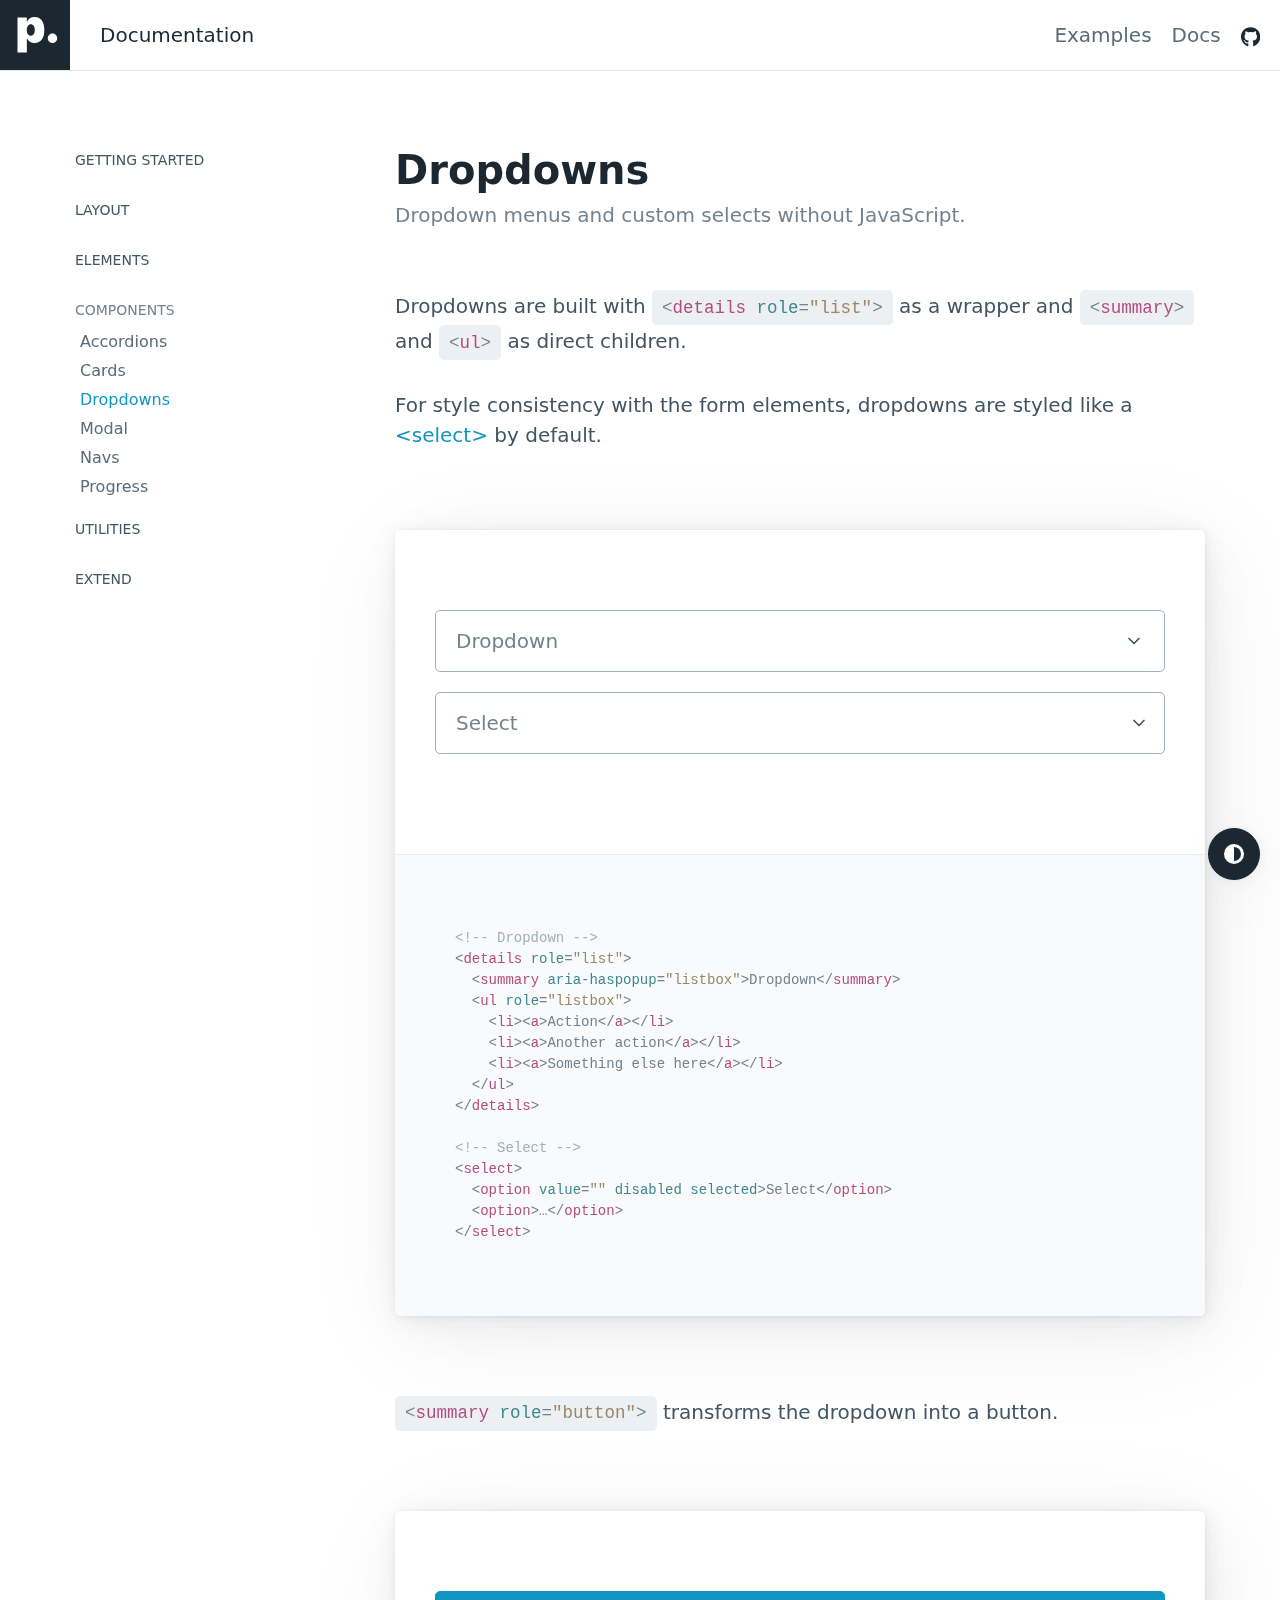
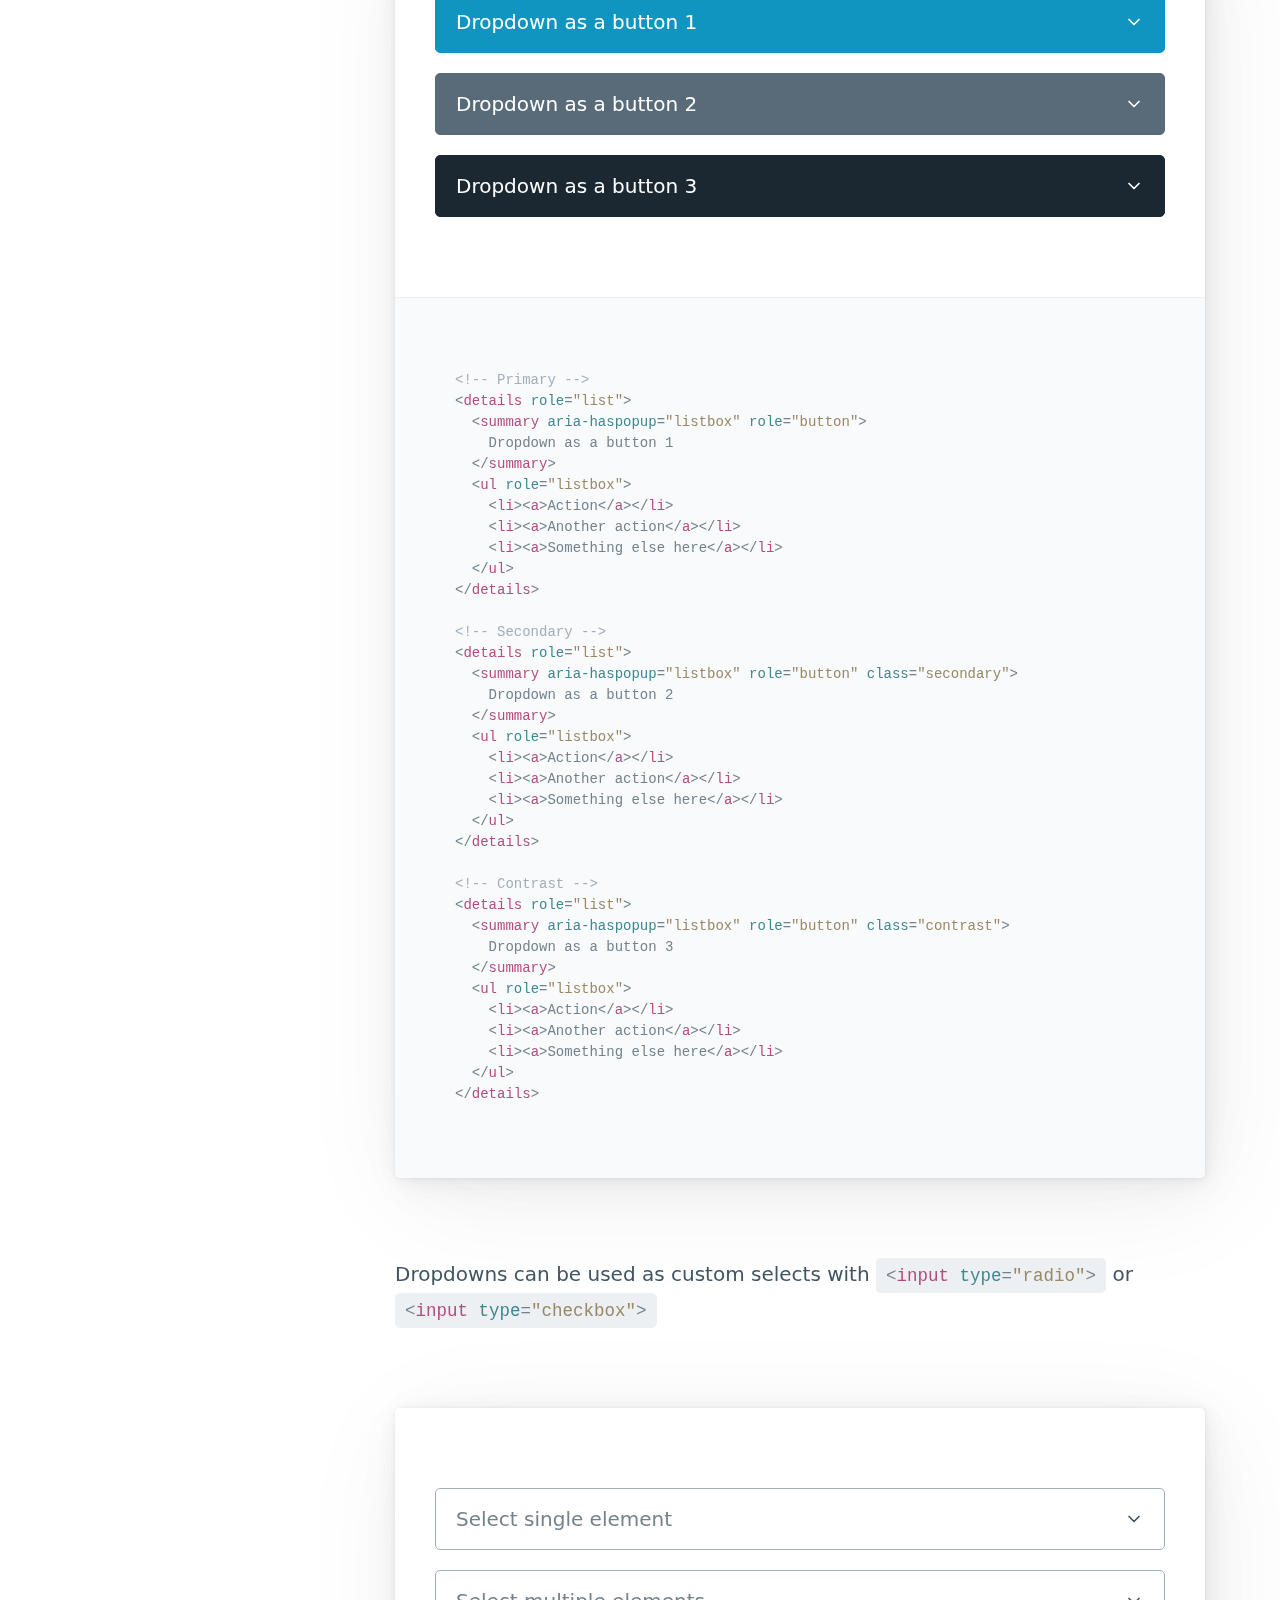
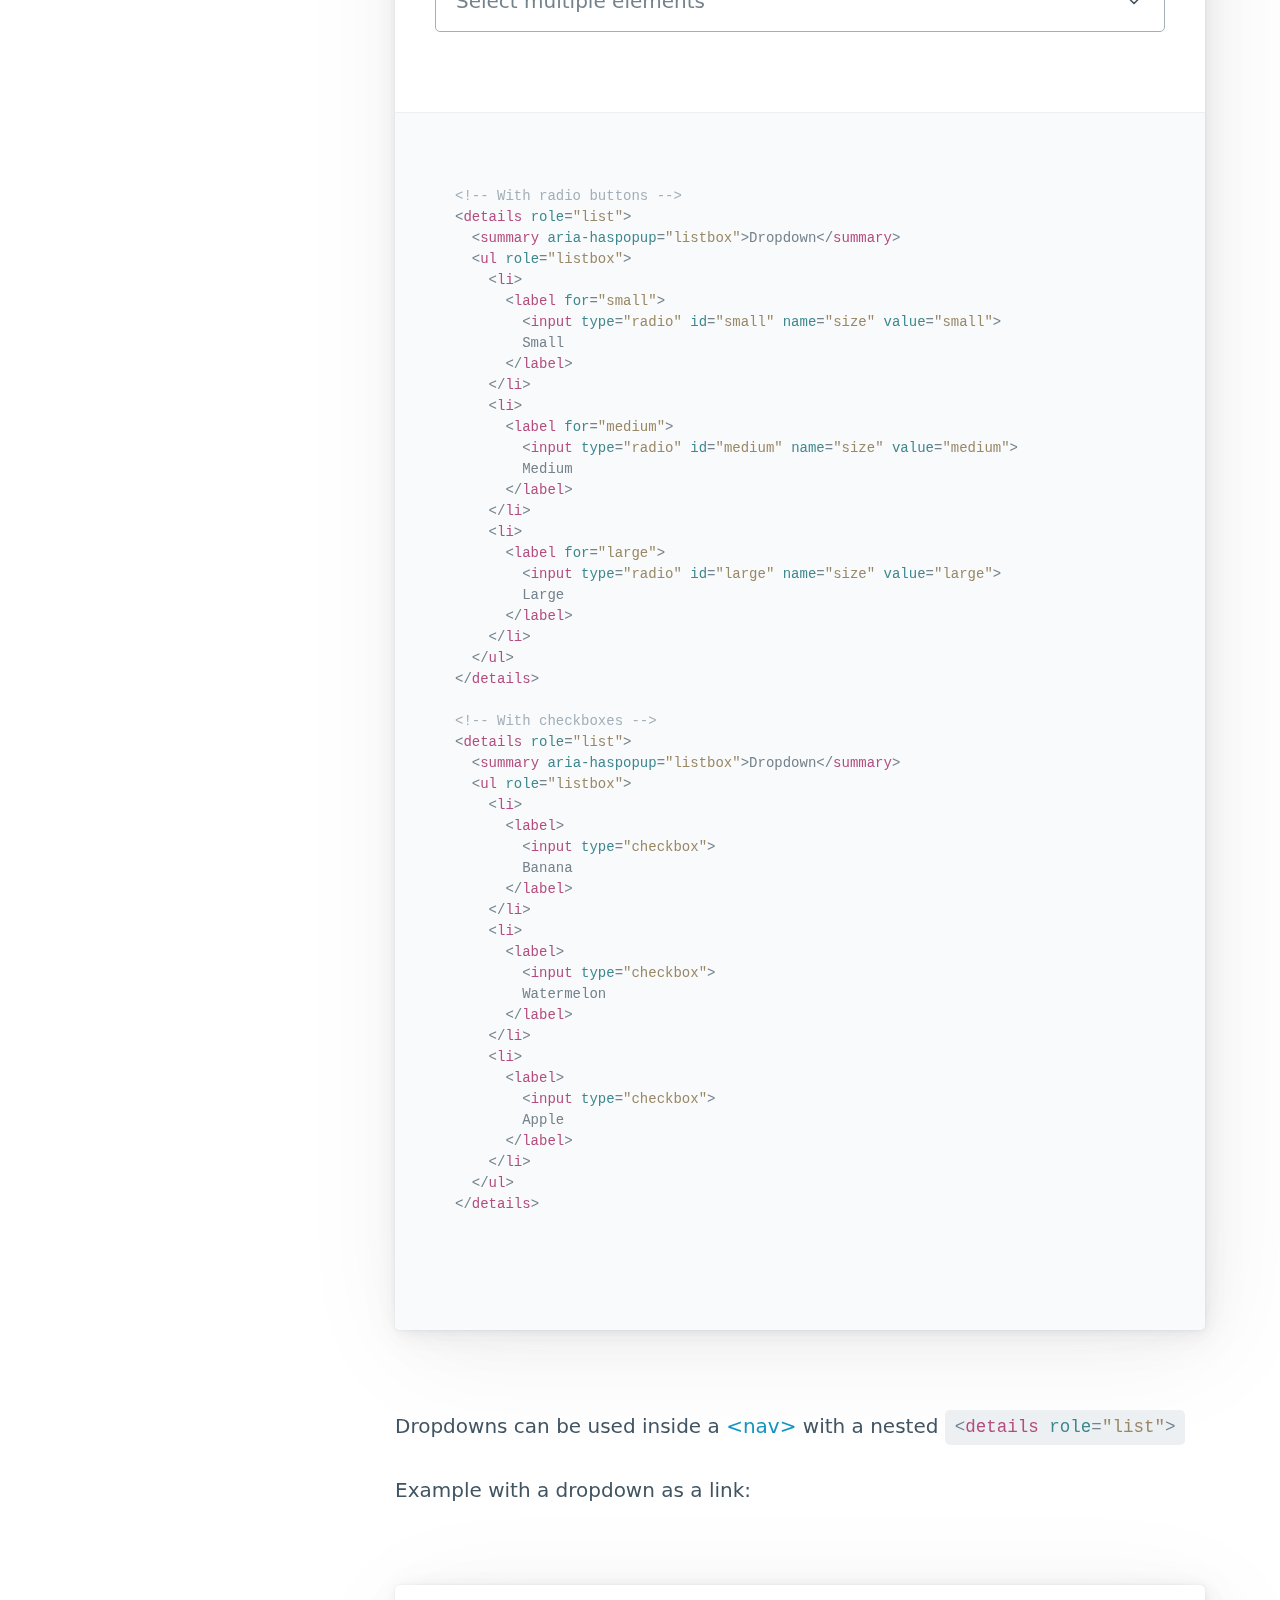
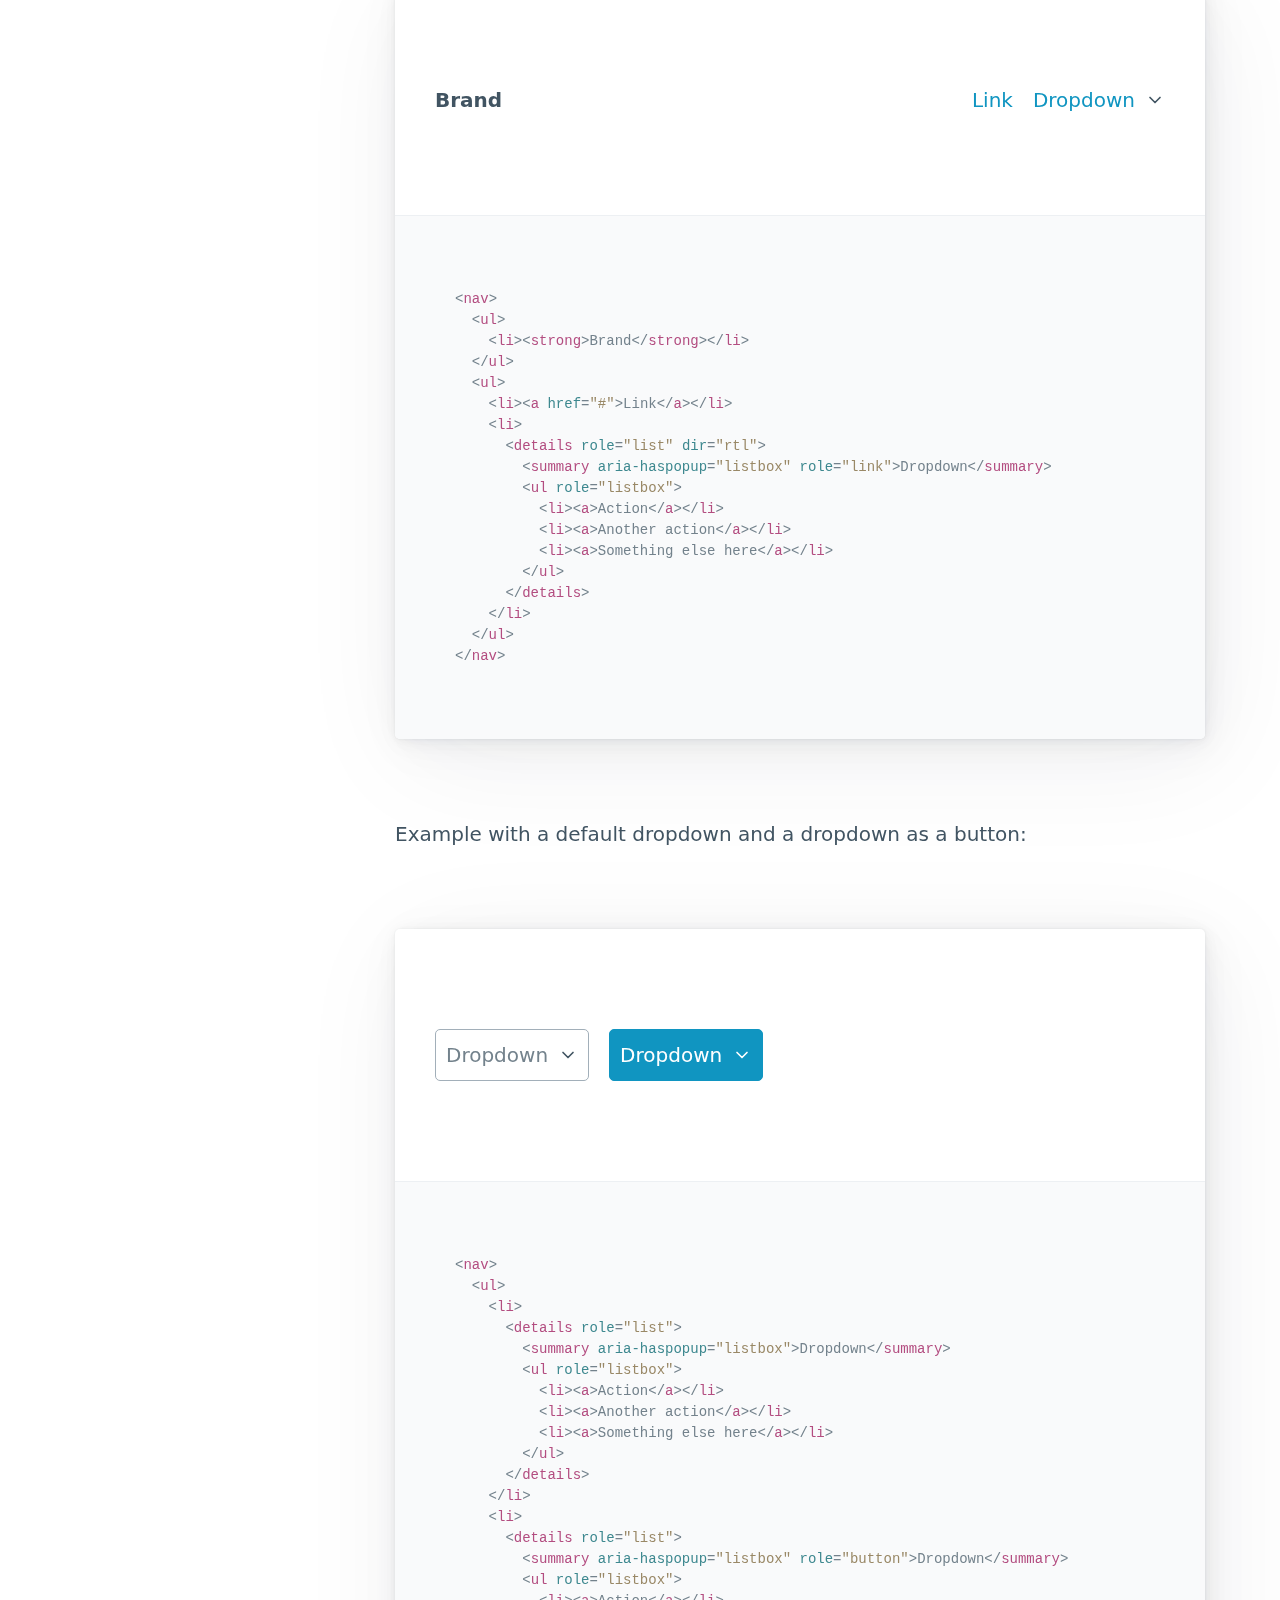
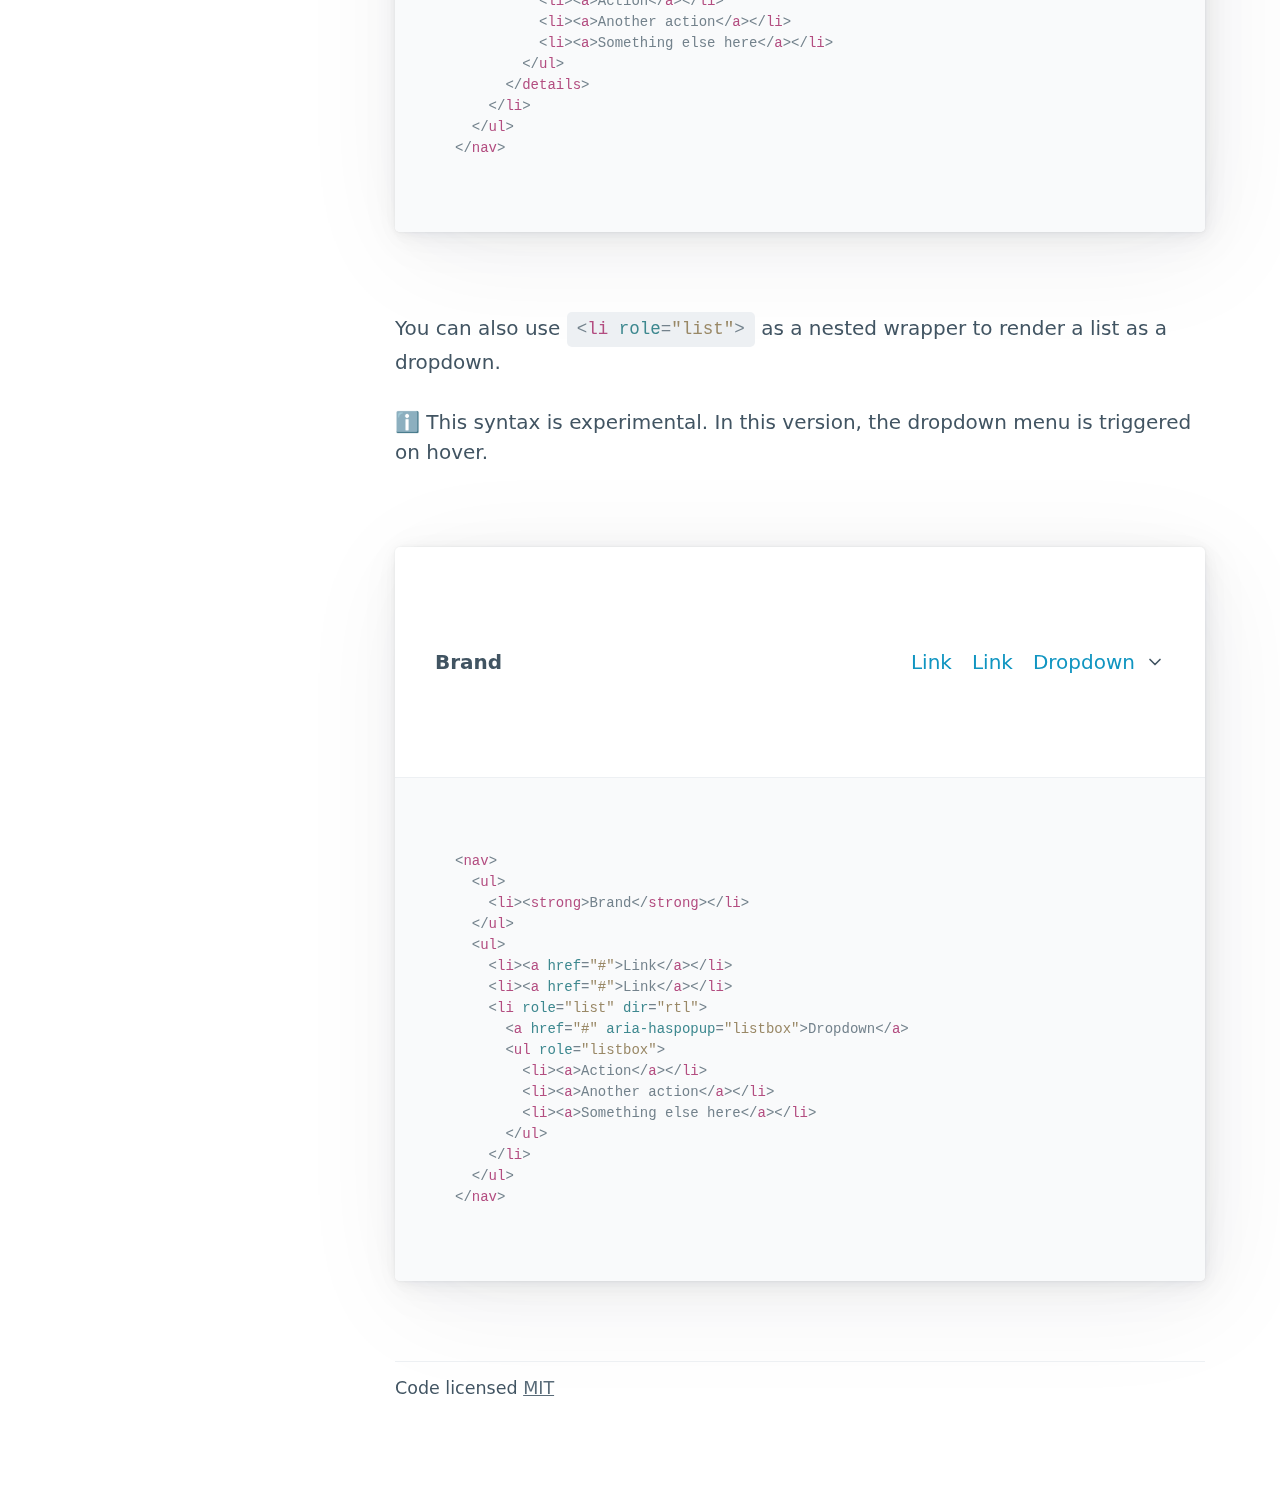
<file: src/assets/styles/pico-1.5.9/docs/dropdowns.html>
<!doctype html><html lang="en"><head><meta charset="utf-8"><meta name="viewport" content="width=device-width,initial-scale=1"><title>Dropdowns • Pico CSS</title><meta name="description" content="Dropdown menus and custom selects without JavaScript."><link rel="shortcut icon" href="https://picocss.com/favicon.ico"><link rel="stylesheet" href="../css/pico.min.css"><link rel="stylesheet" href="css/pico.docs.min.css"><link rel="canonical" href="https://picocss.com/docs/dropdowns.html"></head><body><nav class="container-fluid"><ul><li><a href="https://picocss.com" aria-label="Back home"><svg aria-hidden="true" focusable="false" role="img" xmlns="http://www.w3.org/2000/svg" viewBox="0 0 1000 1000" height="56px"><path fill="currentColor" d="M633.43 429.23c0 118.38-49.76 184.72-138.87 184.72-53 0-92.04-25.37-108.62-67.32h-2.6v203.12H250V249.7h133.67v64.72h2.28c17.24-43.9 55.3-69.92 107-69.92 90.4 0 140.48 66.02 140.48 184.73zm-136.6 0c0-49.76-22.1-81.96-56.9-81.96s-56.9 32.2-57.24 82.28c.33 50.4 22.1 81.63 57.24 81.63 35.12 0 56.9-31.87 56.9-81.95zM682.5 547.5c0-37.32 30.18-67.5 67.5-67.5s67.5 30.18 67.5 67.5S787.32 615 750 615s-67.5-30.18-67.5-67.5z"/></svg></a></li><li>Documentation</li></ul><ul><li><a href="https://picocss.com#examples" class="secondary">Examples</a></li><li><a href="./" class="secondary">Docs</a></li><li><a href="https://github.com/picocss/pico" class="contrast" aria-label="Pico GitHub repository"><svg aria-hidden="true" focusable="false" role="img" xmlns="http://www.w3.org/2000/svg" viewBox="0 0 496 512" height="16px"><path fill="currentColor" d="M165.9 397.4c0 2-2.3 3.6-5.2 3.6-3.3.3-5.6-1.3-5.6-3.6 0-2 2.3-3.6 5.2-3.6 3-.3 5.6 1.3 5.6 3.6zm-31.1-4.5c-.7 2 1.3 4.3 4.3 4.9 2.6 1 5.6 0 6.2-2s-1.3-4.3-4.3-5.2c-2.6-.7-5.5.3-6.2 2.3zm44.2-1.7c-2.9.7-4.9 2.6-4.6 4.9.3 2 2.9 3.3 5.9 2.6 2.9-.7 4.9-2.6 4.6-4.6-.3-1.9-3-3.2-5.9-2.9zM244.8 8C106.1 8 0 113.3 0 252c0 110.9 69.8 205.8 169.5 239.2 12.8 2.3 17.3-5.6 17.3-12.1 0-6.2-.3-40.4-.3-61.4 0 0-70 15-84.7-29.8 0 0-11.4-29.1-27.8-36.6 0 0-22.9-15.7 1.6-15.4 0 0 24.9 2 38.6 25.8 21.9 38.6 58.6 27.5 72.9 20.9 2.3-16 8.8-27.1 16-33.7-55.9-6.2-112.3-14.3-112.3-110.5 0-27.5 7.6-41.3 23.6-58.9-2.6-6.5-11.1-33.3 2.6-67.9 20.9-6.5 69 27 69 27 20-5.6 41.5-8.5 62.8-8.5s42.8 2.9 62.8 8.5c0 0 48.1-33.6 69-27 13.7 34.7 5.2 61.4 2.6 67.9 16 17.7 25.8 31.5 25.8 58.9 0 96.5-58.9 104.2-114.8 110.5 9.2 7.9 17 22.9 17 46.4 0 33.7-.3 75.4-.3 83.6 0 6.5 4.6 14.4 17.3 12.1C428.2 457.8 496 362.9 496 252 496 113.3 383.5 8 244.8 8zM97.2 352.9c-1.3 1-1 3.3.7 5.2 1.6 1.6 3.9 2.3 5.2 1 1.3-1 1-3.3-.7-5.2-1.6-1.6-3.9-2.3-5.2-1zm-10.8-8.1c-.7 1.3.3 2.9 2.3 3.9 1.6 1 3.6.7 4.3-.7.7-1.3-.3-2.9-2.3-3.9-2-.6-3.6-.3-4.3.7zm32.4 35.6c-1.6 1.3-1 4.3 1.3 6.2 2.3 2.3 5.2 2.6 6.5 1 1.3-1.3.7-4.3-1.3-6.2-2.2-2.3-5.2-2.6-6.5-1zm-11.4-14.7c-1.6 1-1.6 3.6 0 5.9 1.6 2.3 4.3 3.3 5.6 2.3 1.6-1.3 1.6-3.9 0-6.2-1.4-2.3-4-3.3-5.6-2z"></path></svg></a></li></ul></nav><main class="container" id="docs"><aside><nav class="closed-on-mobile"><a href="./" class="secondary" id="toggle-docs-navigation"><svg xmlns="http://www.w3.org/2000/svg" class="expand" fill="currentColor" viewBox="0 0 16 16" height="16px"><title>Expand</title><path fill-rule="evenodd" d="M1 8a.5.5 0 0 1 .5-.5h13a.5.5 0 0 1 0 1h-13A.5.5 0 0 1 1 8zM7.646.146a.5.5 0 0 1 .708 0l2 2a.5.5 0 0 1-.708.708L8.5 1.707V5.5a.5.5 0 0 1-1 0V1.707L6.354 2.854a.5.5 0 1 1-.708-.708l2-2zM8 10a.5.5 0 0 1 .5.5v3.793l1.146-1.147a.5.5 0 0 1 .708.708l-2 2a.5.5 0 0 1-.708 0l-2-2a.5.5 0 0 1 .708-.708L7.5 14.293V10.5A.5.5 0 0 1 8 10z"></path></svg> <svg xmlns="http://www.w3.org/2000/svg" class="collapse" fill="currentColor" viewBox="0 0 16 16" height="16px"><title>Collapse</title><path fill-rule="evenodd" d="M1 8a.5.5 0 0 1 .5-.5h13a.5.5 0 0 1 0 1h-13A.5.5 0 0 1 1 8zm7-8a.5.5 0 0 1 .5.5v3.793l1.146-1.147a.5.5 0 0 1 .708.708l-2 2a.5.5 0 0 1-.708 0l-2-2a.5.5 0 1 1 .708-.708L7.5 4.293V.5A.5.5 0 0 1 8 0zm-.5 11.707l-1.146 1.147a.5.5 0 0 1-.708-.708l2-2a.5.5 0 0 1 .708 0l2 2a.5.5 0 0 1-.708.708L8.5 11.707V15.5a.5.5 0 0 1-1 0v-3.793z"></path></svg> Table of contents</a><details><summary>Getting started</summary><ul><li><a href="./" id="start-link" class="secondary">Usage</a></li><li><a href="./themes.html" id="themes-link" class="secondary">Themes</a></li><li><a href="./customization.html" id="customization-link" class="secondary">Customization</a></li><li><a href="./classless.html" id="classless-link" class="secondary">Class-less version</a></li><li><a href="./rtl.html" id="rtl-link" class="secondary">RTL</a></li></ul></details><details><summary>Layout</summary><ul><li><a href="./containers.html" id="containers-link" class="secondary">Containers</a></li><li><a href="./grid.html" id="grid-link" class="secondary">Grid</a></li><li><a href="./scroller.html" id="scroller-link" class="secondary">Horizontal scroller</a></li></ul></details><details><summary>Elements</summary><ul><li><a href="./typography.html" id="typography-link" class="secondary">Typography</a></li><li><a href="./buttons.html" id="buttons-link" class="secondary">Buttons</a></li><li><a href="./forms.html" id="forms-link" class="secondary">Forms</a></li><li><a href="./tables.html" id="tables-link" class="secondary">Tables</a></li></ul></details><details><summary>Components</summary><ul><li><a href="./accordions.html" id="accordions-link" class="secondary">Accordions</a></li><li><a href="./cards.html" id="cards-link" class="secondary">Cards</a></li><li><a href="./dropdowns.html" id="dropdowns-link" class="secondary">Dropdowns</a></li><li><a href="./modal.html" id="modal-link" class="secondary">Modal</a></li><li><a href="./navs.html" id="navs-link" class="secondary">Navs</a></li><li><a href="./progress.html" id="progress-link" class="secondary">Progress</a></li></ul></details><details><summary>Utilities</summary><ul><li><a href="./loading.html" id="loading-link" class="secondary">Loading</a></li><li><a href="./tooltips.html" id="tooltips-link" class="secondary">Tooltips</a></li></ul></details><details><summary>Extend</summary><ul><li><a href="./we-love-classes.html" id="we-love-classes-link" class="secondary">We love .classes</a></li></ul></details></nav><script>const activeLink=document.querySelector("aside a#dropdowns-link"),parentAccordion=activeLink.closest("details");activeLink.setAttribute("aria-current","page"),parentAccordion.setAttribute("open","true")</script></aside><div role="document"><section id="dropdown"><hgroup><h1>Dropdowns</h1><h2>Dropdown menus and custom selects without JavaScript.</h2></hgroup><p>Dropdowns are built with <code>&lt;<b>details</b> <i>role</i>=<u>"list"</u>&gt;</code> as a wrapper and <code>&lt;<b>summary</b>&gt;</code> and <code>&lt;<b>ul</b>&gt;</code> as direct children.</p><p>For style consistency with the form elements, dropdowns are styled like a <a href="forms.html">&lt;select&gt;</a> by default.</p><article aria-label="Dropdowns as Selects"><details role="list"><summary aria-haspopup="listbox">Dropdown</summary><ul role="listbox"><li><a href="#" onclick="event.preventDefault()">Action</a></li><li><a href="#" onclick="event.preventDefault()">Another action</a></li><li><a href="#" onclick="event.preventDefault()">Something else here</a></li></ul></details><select required><option value="" disabled="disabled" selected="selected">Select</option><option>Option</option><option>Another option</option><option>Something else here</option></select><footer class="code"><pre><code><em>&lt;!-- Dropdown --&gt;</em>
&lt;<b>details</b> <i>role</i>=<u>"list"</u>&gt;
  &lt;<b>summary</b> <i>aria-haspopup</i>=<u>"listbox"</u>&gt;Dropdown&lt;/<b>summary</b>&gt;
  &lt;<b>ul</b> <i>role</i>=<u>"listbox"</u>&gt;
    &lt;<b>li</b>&gt;&lt;<b>a</b>&gt;Action&lt;/<b>a</b>&gt;&lt;/<b>li</b>&gt;
    &lt;<b>li</b>&gt;&lt;<b>a</b>&gt;Another action&lt;/<b>a</b>&gt;&lt;/<b>li</b>&gt;
    &lt;<b>li</b>&gt;&lt;<b>a</b>&gt;Something else here&lt;/<b>a</b>&gt;&lt;/<b>li</b>&gt;
  &lt;/<b>ul</b>&gt;
&lt;/<b>details</b>&gt;

<em>&lt;!-- Select --&gt;</em>
&lt;<b>select</b>&gt;
  &lt;<b>option</b> <i>value</i>=<u>""</u> <i>disabled selected</i>&gt;Select&lt;/<b>option</b>&gt;
  &lt;<b>option</b>&gt;…&lt;/<b>option</b>&gt;
&lt;/<b>select</b>&gt;
</code></pre></footer></article><p><code>&lt;<b>summary</b> <i>role</i>=<u>"button"</u>&gt;</code> transforms the dropdown into a button.</p><article aria-label="Dropdowns as Buttons"><details role="list"><summary aria-haspopup="listbox" role="button">Dropdown as a button 1</summary><ul role="listbox"><li><a href="#" onclick="event.preventDefault()">Action</a></li><li><a href="#" onclick="event.preventDefault()">Another action</a></li><li><a href="#" onclick="event.preventDefault()">Something else here</a></li></ul></details><details role="list"><summary aria-haspopup="listbox" role="button" class="secondary">Dropdown as a button 2</summary><ul role="listbox"><li><a href="#" onclick="event.preventDefault()">Action</a></li><li><a href="#" onclick="event.preventDefault()">Another action</a></li><li><a href="#" onclick="event.preventDefault()">Something else here</a></li></ul></details><details role="list"><summary aria-haspopup="listbox" role="button" class="contrast">Dropdown as a button 3</summary><ul role="listbox"><li><a href="#" onclick="event.preventDefault()">Action</a></li><li><a href="#" onclick="event.preventDefault()">Another action</a></li><li><a href="#" onclick="event.preventDefault()">Something else here</a></li></ul></details><footer class="code"><pre><code><em>&lt;!-- Primary --&gt;</em>
&lt;<b>details</b> <i>role</i>=<u>"list"</u>&gt;
  &lt;<b>summary</b> <i>aria-haspopup</i>=<u>"listbox"</u> <i>role</i>=<u>"button"</u>&gt;
    Dropdown as a button 1
  &lt;/<b>summary</b>&gt;
  &lt;<b>ul</b> <i>role</i>=<u>"listbox"</u>&gt;
    &lt;<b>li</b>&gt;&lt;<b>a</b>&gt;Action&lt;/<b>a</b>&gt;&lt;/<b>li</b>&gt;
    &lt;<b>li</b>&gt;&lt;<b>a</b>&gt;Another action&lt;/<b>a</b>&gt;&lt;/<b>li</b>&gt;
    &lt;<b>li</b>&gt;&lt;<b>a</b>&gt;Something else here&lt;/<b>a</b>&gt;&lt;/<b>li</b>&gt;
  &lt;/<b>ul</b>&gt;
&lt;/<b>details</b>&gt;

<em>&lt;!-- Secondary --&gt;</em>
&lt;<b>details</b> <i>role</i>=<u>"list"</u>&gt;
  &lt;<b>summary</b> <i>aria-haspopup</i>=<u>"listbox"</u> <i>role</i>=<u>"button"</u> <i>class</i>=<u>"secondary"</u>&gt;
    Dropdown as a button 2
  &lt;/<b>summary</b>&gt;
  &lt;<b>ul</b> <i>role</i>=<u>"listbox"</u>&gt;
    &lt;<b>li</b>&gt;&lt;<b>a</b>&gt;Action&lt;/<b>a</b>&gt;&lt;/<b>li</b>&gt;
    &lt;<b>li</b>&gt;&lt;<b>a</b>&gt;Another action&lt;/<b>a</b>&gt;&lt;/<b>li</b>&gt;
    &lt;<b>li</b>&gt;&lt;<b>a</b>&gt;Something else here&lt;/<b>a</b>&gt;&lt;/<b>li</b>&gt;
  &lt;/<b>ul</b>&gt;
&lt;/<b>details</b>&gt;

<em>&lt;!-- Contrast --&gt;</em>
&lt;<b>details</b> <i>role</i>=<u>"list"</u>&gt;
  &lt;<b>summary</b> <i>aria-haspopup</i>=<u>"listbox"</u> <i>role</i>=<u>"button"</u> <i>class</i>=<u>"contrast"</u>&gt;
    Dropdown as a button 3
  &lt;/<b>summary</b>&gt;
  &lt;<b>ul</b> <i>role</i>=<u>"listbox"</u>&gt;
    &lt;<b>li</b>&gt;&lt;<b>a</b>&gt;Action&lt;/<b>a</b>&gt;&lt;/<b>li</b>&gt;
    &lt;<b>li</b>&gt;&lt;<b>a</b>&gt;Another action&lt;/<b>a</b>&gt;&lt;/<b>li</b>&gt;
    &lt;<b>li</b>&gt;&lt;<b>a</b>&gt;Something else here&lt;/<b>a</b>&gt;&lt;/<b>li</b>&gt;
  &lt;/<b>ul</b>&gt;
&lt;/<b>details</b>&gt;
</code></pre></footer></article><p>Dropdowns can be used as custom selects with <code>&lt;<b>input</b> <i>type</i>=<u>"radio"</u>&gt;</code> or <code>&lt;<b>input</b> <i>type</i>=<u>"checkbox"</u>&gt;</code></p><article aria-label="Dropdowns with radio buttons or checkboxes"><details role="list"><summary aria-haspopup="listbox">Select single element</summary><ul role="listbox"><li><label for="small"><input type="radio" id="small" name="size" value="small"/> Small</label></li><li><label for="medium"><input type="radio" id="medium" name="size" value="medium"/> Medium</label></li><li><label for="large"><input type="radio" id="large" name="size" value="large"/> Large</label></li></ul></details><details role="list"><summary aria-haspopup="listbox">Select multiple elements</summary><ul role="listbox"><li><label><input type="checkbox"/> Banana</label></li><li><label><input type="checkbox"/> Watermelon</label></li><li><label><input type="checkbox"/> Apple</label></li></ul></details><footer class="code"><pre><code><em>&lt;!-- With radio buttons --&gt;</em>
&lt;<b>details</b> <i>role</i>=<u>"list"</u>&gt;
  &lt;<b>summary</b> <i>aria-haspopup</i>=<u>"listbox"</u>&gt;Dropdown&lt;/<b>summary</b>&gt;
  &lt;<b>ul</b> <i>role</i>=<u>"listbox"</u>&gt;
    &lt;<b>li</b>&gt;
      &lt;<b>label</b> <i>for</i>=<u>"small"</u>&gt;
        &lt;<b>input</b> <i>type</i>=<u>"radio"</u> <i>id</i>=<u>"small"</u> <i>name</i>=<u>"size"</u> <i>value</i>=<u>"small"</u>&gt;
        Small
      &lt;/<b>label</b>&gt;
    &lt;/<b>li</b>&gt;
    &lt;<b>li</b>&gt;
      &lt;<b>label</b> <i>for</i>=<u>"medium"</u>&gt;
        &lt;<b>input</b> <i>type</i>=<u>"radio"</u> <i>id</i>=<u>"medium"</u> <i>name</i>=<u>"size"</u> <i>value</i>=<u>"medium"</u>&gt;
        Medium
      &lt;/<b>label</b>&gt;
    &lt;/<b>li</b>&gt;
    &lt;<b>li</b>&gt;
      &lt;<b>label</b> <i>for</i>=<u>"large"</u>&gt;
        &lt;<b>input</b> <i>type</i>=<u>"radio"</u> <i>id</i>=<u>"large"</u> <i>name</i>=<u>"size"</u> <i>value</i>=<u>"large"</u>&gt;
        Large
      &lt;/<b>label</b>&gt;
    &lt;/<b>li</b>&gt;
  &lt;/<b>ul</b>&gt;
&lt;/<b>details</b>&gt;

<em>&lt;!-- With checkboxes --&gt;</em>
&lt;<b>details</b> <i>role</i>=<u>"list"</u>&gt;
  &lt;<b>summary</b> <i>aria-haspopup</i>=<u>"listbox"</u>&gt;Dropdown&lt;/<b>summary</b>&gt;
  &lt;<b>ul</b> <i>role</i>=<u>"listbox"</u>&gt;
    &lt;<b>li</b>&gt;
      &lt;<b>label</b>&gt;
        &lt;<b>input</b> <i>type</i>=<u>"checkbox"</u>&gt;
        Banana
      &lt;/<b>label</b>&gt;
    &lt;/<b>li</b>&gt;
    &lt;<b>li</b>&gt;
      &lt;<b>label</b>&gt;
        &lt;<b>input</b> <i>type</i>=<u>"checkbox"</u>&gt;
        Watermelon
      &lt;/<b>label</b>&gt;
    &lt;/<b>li</b>&gt;
    &lt;<b>li</b>&gt;
      &lt;<b>label</b>&gt;
        &lt;<b>input</b> <i>type</i>=<u>"checkbox"</u>&gt;
        Apple
      &lt;/<b>label</b>&gt;
    &lt;/<b>li</b>&gt;
  &lt;/<b>ul</b>&gt;
&lt;/<b>details</b>&gt;
              
            </code></pre></footer></article><p>Dropdowns can be used inside a <a href="navs.html">&lt;nav&gt;</a> with a nested <code>&lt;<b>details</b> <i>role</i>=<u>"list"</u>&gt;</code></p><p>Example with a dropdown as a link:</p><article aria-label="Dropdowns inside a nav"><nav><ul><li><strong>Brand</strong></li></ul><ul><li><a href="#" onclick="event.preventDefault()">Link</a></li><li><details role="list" dir="rtl"><summary aria-haspopup="listbox" role="link">Dropdown</summary><ul role="listbox"><li><a href="#" onclick="event.preventDefault()">Action</a></li><li><a href="#" onclick="event.preventDefault()">Another action</a></li><li><a href="#" onclick="event.preventDefault()">Something else here</a></li></ul></details></li></ul></nav><footer class="code"><pre><code>&lt;<b>nav</b>&gt;
  &lt;<b>ul</b>&gt;
    &lt;<b>li</b>&gt;&lt;<b>strong</b>&gt;Brand&lt;/<b>strong</b>&gt;&lt;/<b>li</b>&gt;
  &lt;/<b>ul</b>&gt;
  &lt;<b>ul</b>&gt;
    &lt;<b>li</b>&gt;&lt;<b>a</b> <i>href</i>=<u>"#"</u>&gt;Link&lt;/<b>a</b>&gt;&lt;/<b>li</b>&gt;
    &lt;<b>li</b>&gt;
      &lt;<b>details</b> <i>role</i>=<u>"list"</u> <i>dir</i>=<u>"rtl"</u>&gt;
        &lt;<b>summary</b> <i>aria-haspopup</i>=<u>"listbox"</u> <i>role</i>=<u>"link"</u>&gt;Dropdown&lt;/<b>summary</b>&gt;
        &lt;<b>ul</b> <i>role</i>=<u>"listbox"</u>&gt;
          &lt;<b>li</b>&gt;&lt;<b>a</b>&gt;Action&lt;/<b>a</b>&gt;&lt;/<b>li</b>&gt;
          &lt;<b>li</b>&gt;&lt;<b>a</b>&gt;Another action&lt;/<b>a</b>&gt;&lt;/<b>li</b>&gt;
          &lt;<b>li</b>&gt;&lt;<b>a</b>&gt;Something else here&lt;/<b>a</b>&gt;&lt;/<b>li</b>&gt;
        &lt;/<b>ul</b>&gt;
      &lt;/<b>details</b>&gt;
    &lt;/<b>li</b>&gt;
  &lt;/<b>ul</b>&gt;
&lt;/<b>nav</b>&gt;</code></pre></footer></article><p>Example with a default dropdown and a dropdown as a button:</p><article aria-label="Dropdowns inside a nav"><nav><ul><li><details role="list"><summary aria-haspopup="listbox">Dropdown</summary><ul role="listbox"><li><a href="#" onclick="event.preventDefault()">Action</a></li><li><a href="#" onclick="event.preventDefault()">Another action</a></li><li><a href="#" onclick="event.preventDefault()">Something else here</a></li></ul></details></li><li><details role="list"><summary aria-haspopup="listbox" role="button">Dropdown</summary><ul role="listbox"><li><a href="#" onclick="event.preventDefault()">Action</a></li><li><a href="#" onclick="event.preventDefault()">Another action</a></li><li><a href="#" onclick="event.preventDefault()">Something else here</a></li></ul></details></li></ul></nav><footer class="code"><pre><code>&lt;<b>nav</b>&gt;
  &lt;<b>ul</b>&gt;
    &lt;<b>li</b>&gt;
      &lt;<b>details</b> <i>role</i>=<u>"list"</u>&gt;
        &lt;<b>summary</b> <i>aria-haspopup</i>=<u>"listbox"</u>&gt;Dropdown&lt;/<b>summary</b>&gt;
        &lt;<b>ul</b> <i>role</i>=<u>"listbox"</u>&gt;
          &lt;<b>li</b>&gt;&lt;<b>a</b>&gt;Action&lt;/<b>a</b>&gt;&lt;/<b>li</b>&gt;
          &lt;<b>li</b>&gt;&lt;<b>a</b>&gt;Another action&lt;/<b>a</b>&gt;&lt;/<b>li</b>&gt;
          &lt;<b>li</b>&gt;&lt;<b>a</b>&gt;Something else here&lt;/<b>a</b>&gt;&lt;/<b>li</b>&gt;
        &lt;/<b>ul</b>&gt;
      &lt;/<b>details</b>&gt;
    &lt;/<b>li</b>&gt;
    &lt;<b>li</b>&gt;
      &lt;<b>details</b> <i>role</i>=<u>"list"</u>&gt;
        &lt;<b>summary</b> <i>aria-haspopup</i>=<u>"listbox"</u> <i>role</i>=<u>"button"</u>&gt;Dropdown&lt;/<b>summary</b>&gt;
        &lt;<b>ul</b> <i>role</i>=<u>"listbox"</u>&gt;
          &lt;<b>li</b>&gt;&lt;<b>a</b>&gt;Action&lt;/<b>a</b>&gt;&lt;/<b>li</b>&gt;
          &lt;<b>li</b>&gt;&lt;<b>a</b>&gt;Another action&lt;/<b>a</b>&gt;&lt;/<b>li</b>&gt;
          &lt;<b>li</b>&gt;&lt;<b>a</b>&gt;Something else here&lt;/<b>a</b>&gt;&lt;/<b>li</b>&gt;
        &lt;/<b>ul</b>&gt;
      &lt;/<b>details</b>&gt;
    &lt;/<b>li</b>&gt;
  &lt;/<b>ul</b>&gt;
&lt;/<b>nav</b>&gt;</code></pre></footer></article><p>You can also use <code>&lt;<b>li</b> <i>role</i>=<u>"list"</u>&gt;</code> as a nested wrapper to render a list as a dropdown.</p><p>ℹ️&nbsp;This syntax is experimental. In this version, the dropdown menu is triggered on hover.</p><article aria-label="Dropdowns inside a nav"><nav><ul><li><strong>Brand</strong></li></ul><ul><li><a href="#" onclick="event.preventDefault()">Link</a></li><li><a href="#" onclick="event.preventDefault()">Link</a></li><li role="list" dir="rtl"><a href="#" onclick="event.preventDefault()" aria-haspopup="listbox">Dropdown</a><ul role="listbox"><li><a href="#" onclick="event.preventDefault()">Action</a></li><li><a href="#" onclick="event.preventDefault()">Another action</a></li><li><a href="#" onclick="event.preventDefault()">Something else here</a></li></ul></li></ul></nav><footer class="code"><pre><code>&lt;<b>nav</b>&gt;
  &lt;<b>ul</b>&gt;
    &lt;<b>li</b>&gt;&lt;<b>strong</b>&gt;Brand&lt;/<b>strong</b>&gt;&lt;/<b>li</b>&gt;
  &lt;/<b>ul</b>&gt;
  &lt;<b>ul</b>&gt;
    &lt;<b>li</b>&gt;&lt;<b>a</b> <i>href</i>=<u>"#"</u>&gt;Link&lt;/<b>a</b>&gt;&lt;/<b>li</b>&gt;
    &lt;<b>li</b>&gt;&lt;<b>a</b> <i>href</i>=<u>"#"</u>&gt;Link&lt;/<b>a</b>&gt;&lt;/<b>li</b>&gt;
    &lt;<b>li</b> <i>role</i>=<u>"list"</u> <i>dir</i>=<u>"rtl"</u>&gt;
      &lt;<b>a</b> <i>href</i>=<u>"#"</u> <i>aria-haspopup</i>=<u>"listbox"</u>&gt;Dropdown&lt;/<b>a</b>&gt;
      &lt;<b>ul</b> <i>role</i>=<u>"listbox"</u>&gt;
        &lt;<b>li</b>&gt;&lt;<b>a</b>&gt;Action&lt;/<b>a</b>&gt;&lt;/<b>li</b>&gt;
        &lt;<b>li</b>&gt;&lt;<b>a</b>&gt;Another action&lt;/<b>a</b>&gt;&lt;/<b>li</b>&gt;
        &lt;<b>li</b>&gt;&lt;<b>a</b>&gt;Something else here&lt;/<b>a</b>&gt;&lt;/<b>li</b>&gt;
      &lt;/<b>ul</b>&gt;
    &lt;/<b>li</b>&gt;
  &lt;/<b>ul</b>&gt;
&lt;/<b>nav</b>&gt;</code></pre></footer></article></section><footer><hr><p><small>Code licensed <a href="https://github.com/picocss/pico/blob/master/LICENSE.md" class="secondary">MIT</a></small></p></footer></div></main><script src="js/commons.min.js"></script></body></html>
</file>
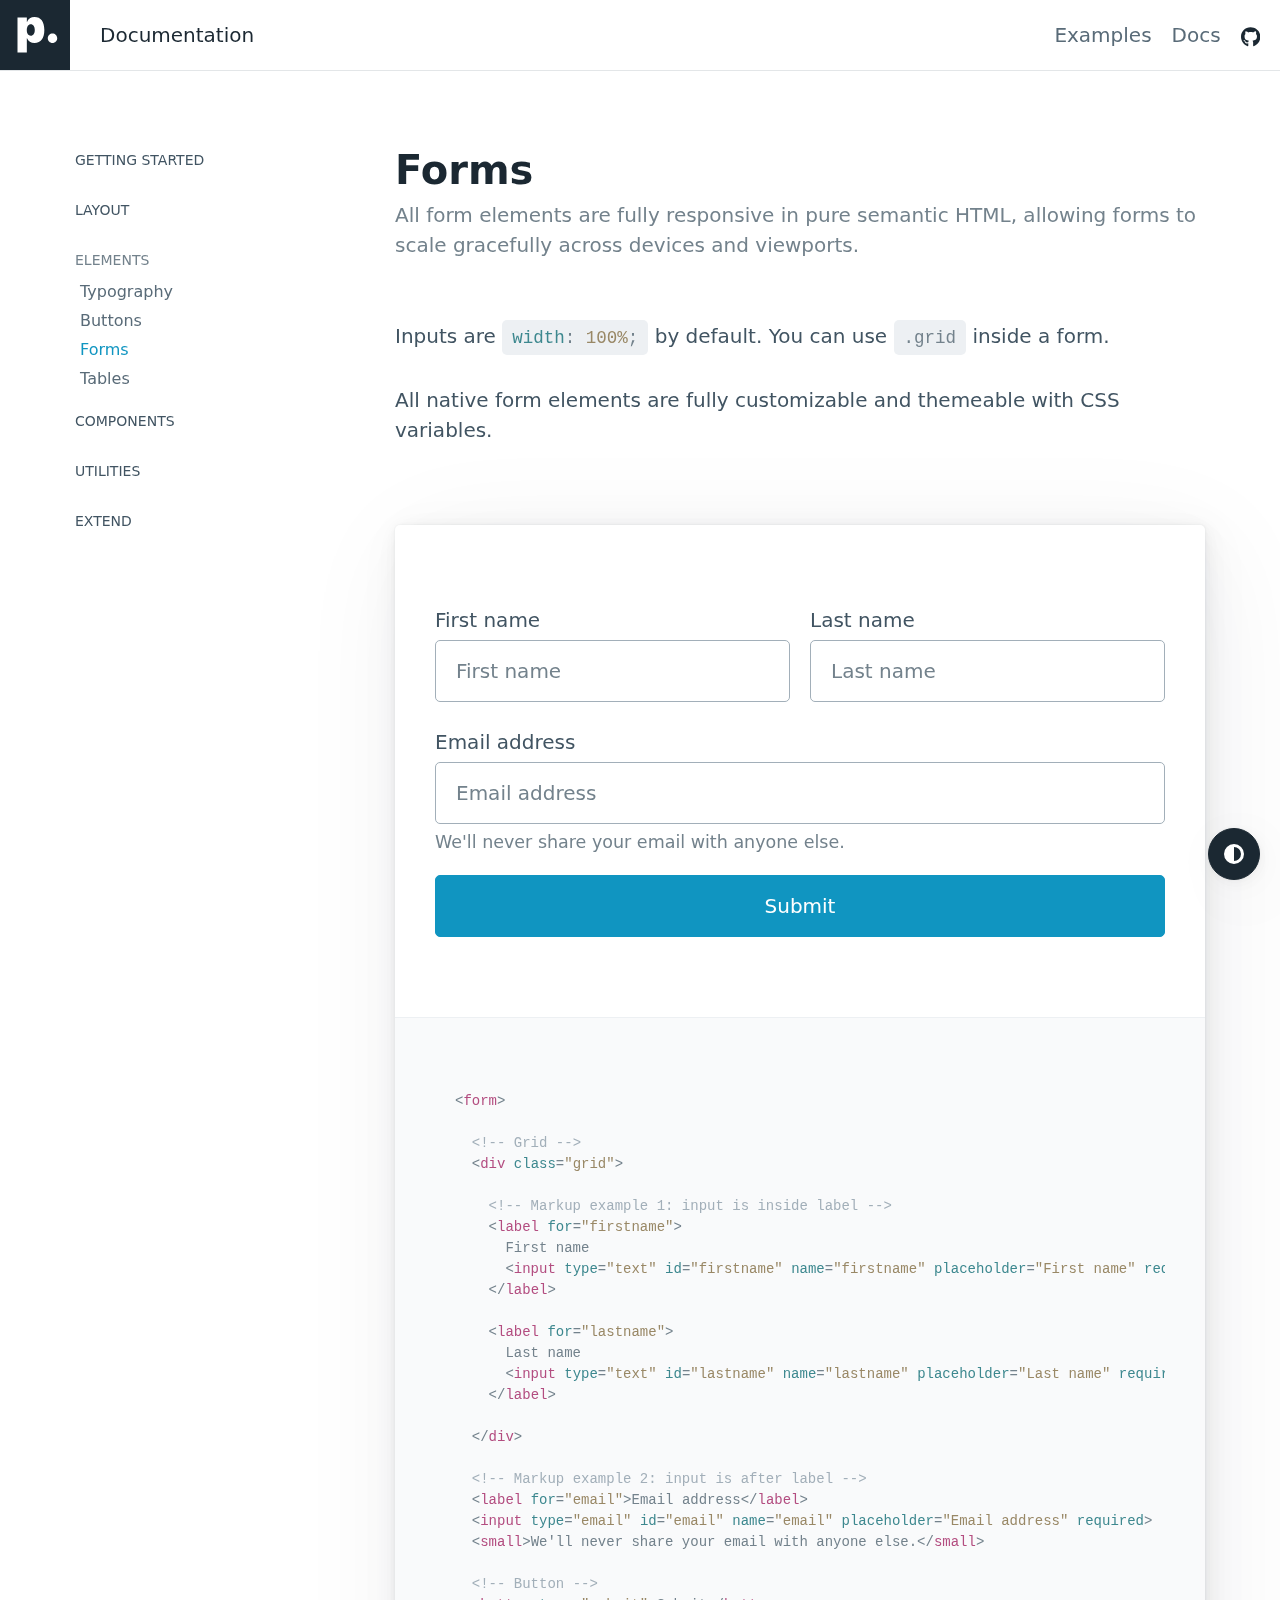
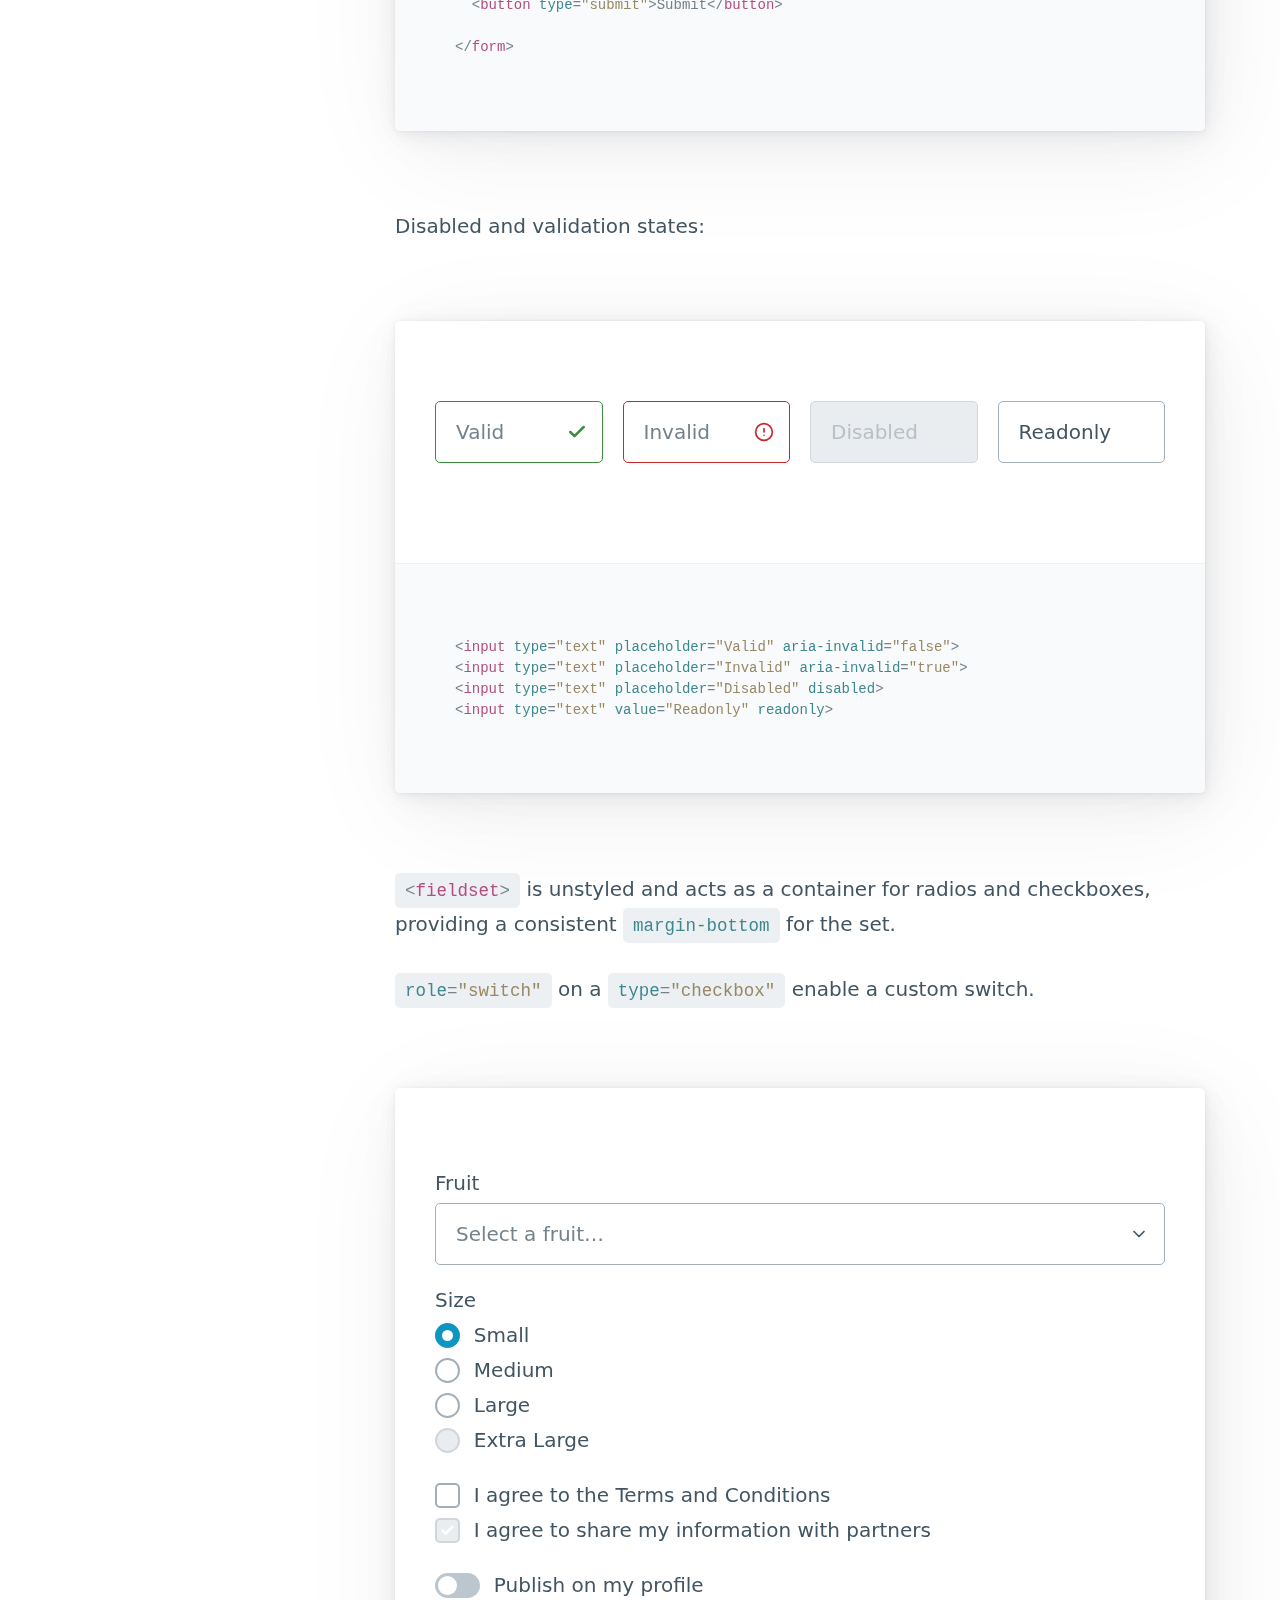
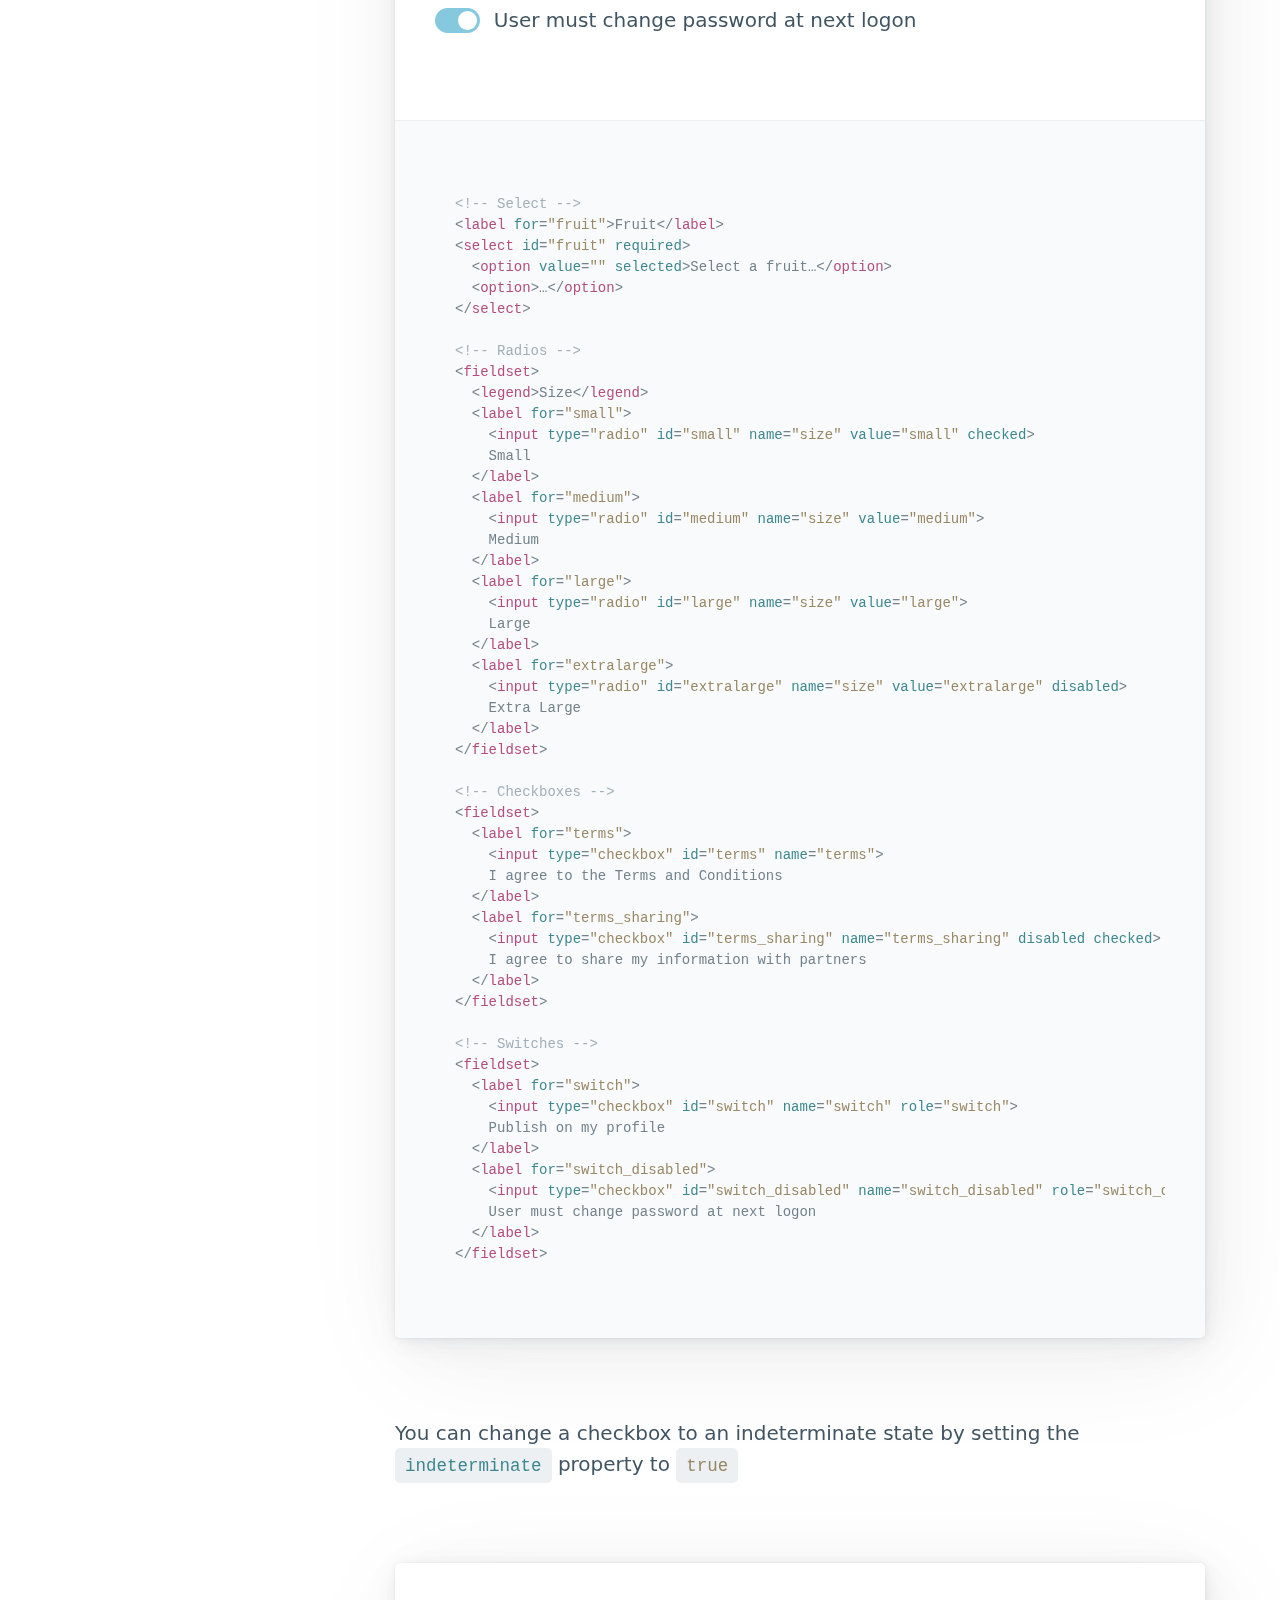
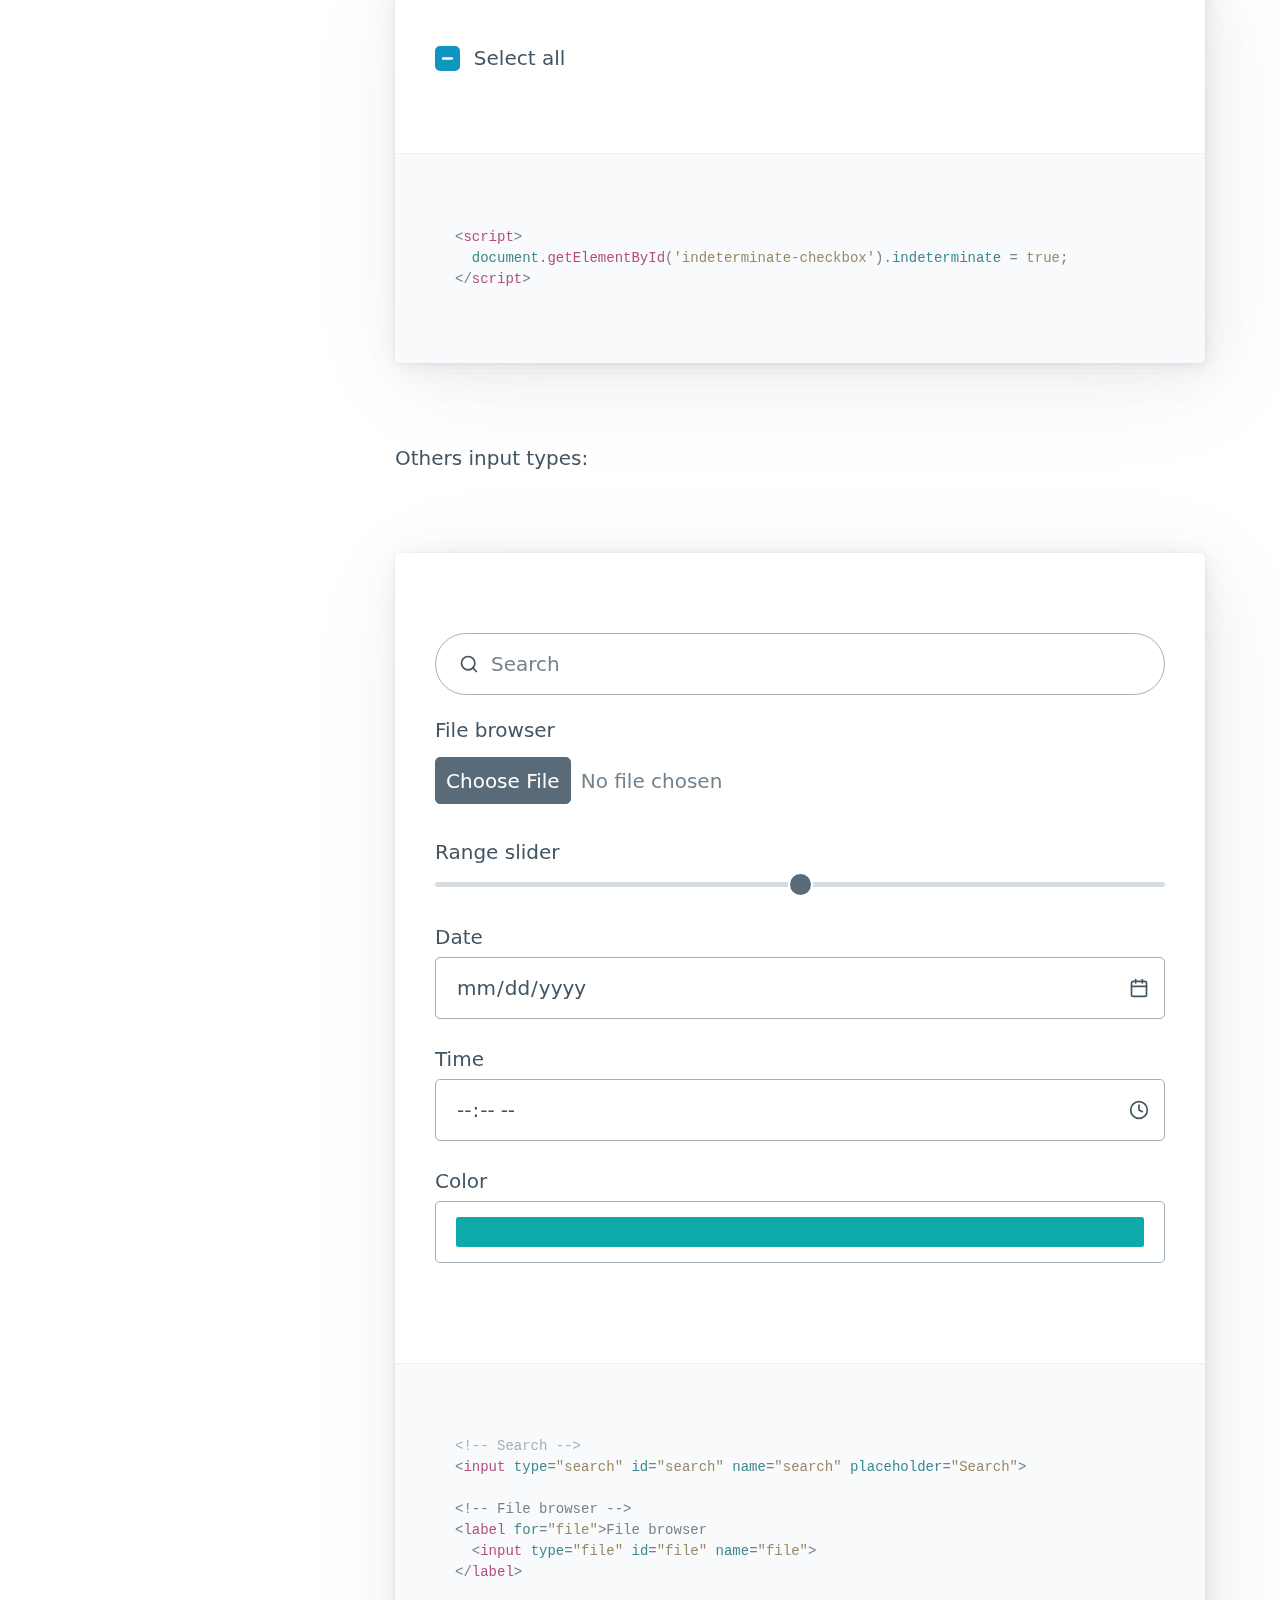
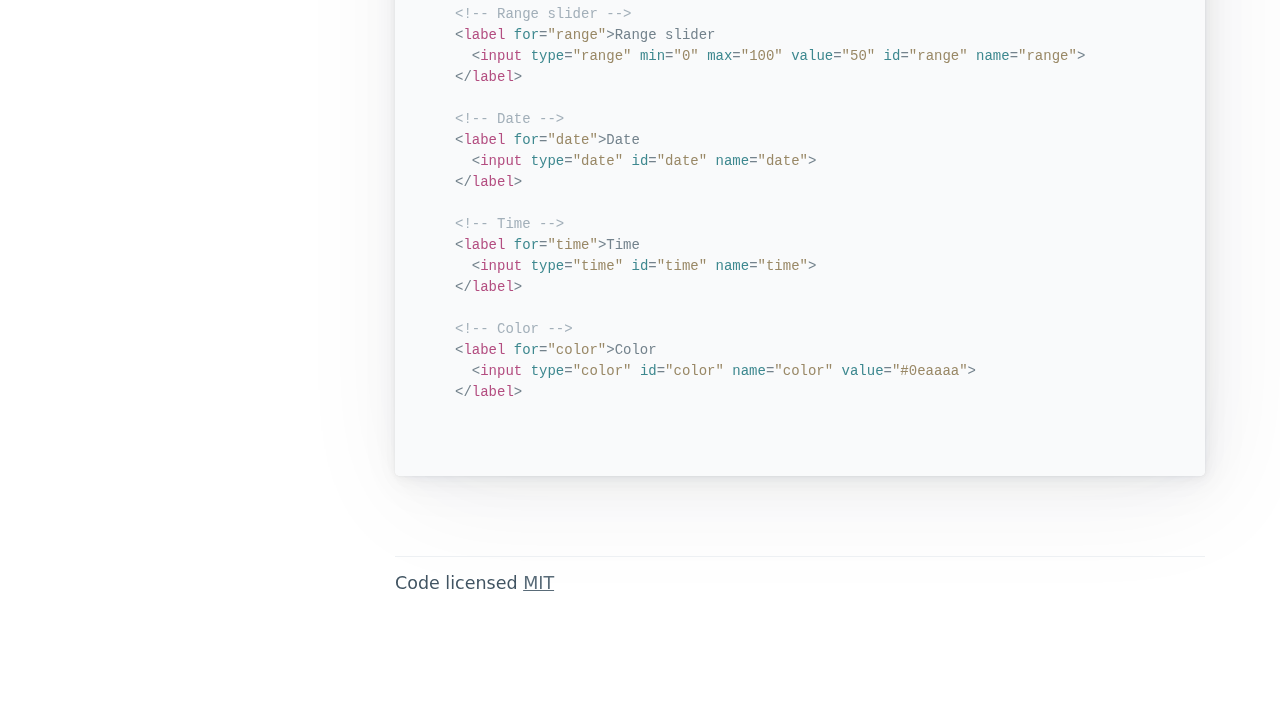
<file: src/assets/styles/pico-1.5.9/docs/forms.html>
<!doctype html><html lang="en"><head><meta charset="utf-8"><meta name="viewport" content="width=device-width,initial-scale=1"><title>Forms • Pico CSS</title><meta name="description" content="All form elements are fully responsive in pure semantic HTML, allowing forms to scale gracefully across devices and viewports."><link rel="shortcut icon" href="https://picocss.com/favicon.ico"><link rel="stylesheet" href="../css/pico.min.css"><link rel="stylesheet" href="css/pico.docs.min.css"><link rel="canonical" href="https://picocss.com/docs/forms.html"></head><body><nav class="container-fluid"><ul><li><a href="https://picocss.com" aria-label="Back home"><svg aria-hidden="true" focusable="false" role="img" xmlns="http://www.w3.org/2000/svg" viewBox="0 0 1000 1000" height="56px"><path fill="currentColor" d="M633.43 429.23c0 118.38-49.76 184.72-138.87 184.72-53 0-92.04-25.37-108.62-67.32h-2.6v203.12H250V249.7h133.67v64.72h2.28c17.24-43.9 55.3-69.92 107-69.92 90.4 0 140.48 66.02 140.48 184.73zm-136.6 0c0-49.76-22.1-81.96-56.9-81.96s-56.9 32.2-57.24 82.28c.33 50.4 22.1 81.63 57.24 81.63 35.12 0 56.9-31.87 56.9-81.95zM682.5 547.5c0-37.32 30.18-67.5 67.5-67.5s67.5 30.18 67.5 67.5S787.32 615 750 615s-67.5-30.18-67.5-67.5z"/></svg></a></li><li>Documentation</li></ul><ul><li><a href="https://picocss.com#examples" class="secondary">Examples</a></li><li><a href="./" class="secondary">Docs</a></li><li><a href="https://github.com/picocss/pico" class="contrast" aria-label="Pico GitHub repository"><svg aria-hidden="true" focusable="false" role="img" xmlns="http://www.w3.org/2000/svg" viewBox="0 0 496 512" height="16px"><path fill="currentColor" d="M165.9 397.4c0 2-2.3 3.6-5.2 3.6-3.3.3-5.6-1.3-5.6-3.6 0-2 2.3-3.6 5.2-3.6 3-.3 5.6 1.3 5.6 3.6zm-31.1-4.5c-.7 2 1.3 4.3 4.3 4.9 2.6 1 5.6 0 6.2-2s-1.3-4.3-4.3-5.2c-2.6-.7-5.5.3-6.2 2.3zm44.2-1.7c-2.9.7-4.9 2.6-4.6 4.9.3 2 2.9 3.3 5.9 2.6 2.9-.7 4.9-2.6 4.6-4.6-.3-1.9-3-3.2-5.9-2.9zM244.8 8C106.1 8 0 113.3 0 252c0 110.9 69.8 205.8 169.5 239.2 12.8 2.3 17.3-5.6 17.3-12.1 0-6.2-.3-40.4-.3-61.4 0 0-70 15-84.7-29.8 0 0-11.4-29.1-27.8-36.6 0 0-22.9-15.7 1.6-15.4 0 0 24.9 2 38.6 25.8 21.9 38.6 58.6 27.5 72.9 20.9 2.3-16 8.8-27.1 16-33.7-55.9-6.2-112.3-14.3-112.3-110.5 0-27.5 7.6-41.3 23.6-58.9-2.6-6.5-11.1-33.3 2.6-67.9 20.9-6.5 69 27 69 27 20-5.6 41.5-8.5 62.8-8.5s42.8 2.9 62.8 8.5c0 0 48.1-33.6 69-27 13.7 34.7 5.2 61.4 2.6 67.9 16 17.7 25.8 31.5 25.8 58.9 0 96.5-58.9 104.2-114.8 110.5 9.2 7.9 17 22.9 17 46.4 0 33.7-.3 75.4-.3 83.6 0 6.5 4.6 14.4 17.3 12.1C428.2 457.8 496 362.9 496 252 496 113.3 383.5 8 244.8 8zM97.2 352.9c-1.3 1-1 3.3.7 5.2 1.6 1.6 3.9 2.3 5.2 1 1.3-1 1-3.3-.7-5.2-1.6-1.6-3.9-2.3-5.2-1zm-10.8-8.1c-.7 1.3.3 2.9 2.3 3.9 1.6 1 3.6.7 4.3-.7.7-1.3-.3-2.9-2.3-3.9-2-.6-3.6-.3-4.3.7zm32.4 35.6c-1.6 1.3-1 4.3 1.3 6.2 2.3 2.3 5.2 2.6 6.5 1 1.3-1.3.7-4.3-1.3-6.2-2.2-2.3-5.2-2.6-6.5-1zm-11.4-14.7c-1.6 1-1.6 3.6 0 5.9 1.6 2.3 4.3 3.3 5.6 2.3 1.6-1.3 1.6-3.9 0-6.2-1.4-2.3-4-3.3-5.6-2z"></path></svg></a></li></ul></nav><main class="container" id="docs"><aside><nav class="closed-on-mobile"><a href="./" class="secondary" id="toggle-docs-navigation"><svg xmlns="http://www.w3.org/2000/svg" class="expand" fill="currentColor" viewBox="0 0 16 16" height="16px"><title>Expand</title><path fill-rule="evenodd" d="M1 8a.5.5 0 0 1 .5-.5h13a.5.5 0 0 1 0 1h-13A.5.5 0 0 1 1 8zM7.646.146a.5.5 0 0 1 .708 0l2 2a.5.5 0 0 1-.708.708L8.5 1.707V5.5a.5.5 0 0 1-1 0V1.707L6.354 2.854a.5.5 0 1 1-.708-.708l2-2zM8 10a.5.5 0 0 1 .5.5v3.793l1.146-1.147a.5.5 0 0 1 .708.708l-2 2a.5.5 0 0 1-.708 0l-2-2a.5.5 0 0 1 .708-.708L7.5 14.293V10.5A.5.5 0 0 1 8 10z"></path></svg> <svg xmlns="http://www.w3.org/2000/svg" class="collapse" fill="currentColor" viewBox="0 0 16 16" height="16px"><title>Collapse</title><path fill-rule="evenodd" d="M1 8a.5.5 0 0 1 .5-.5h13a.5.5 0 0 1 0 1h-13A.5.5 0 0 1 1 8zm7-8a.5.5 0 0 1 .5.5v3.793l1.146-1.147a.5.5 0 0 1 .708.708l-2 2a.5.5 0 0 1-.708 0l-2-2a.5.5 0 1 1 .708-.708L7.5 4.293V.5A.5.5 0 0 1 8 0zm-.5 11.707l-1.146 1.147a.5.5 0 0 1-.708-.708l2-2a.5.5 0 0 1 .708 0l2 2a.5.5 0 0 1-.708.708L8.5 11.707V15.5a.5.5 0 0 1-1 0v-3.793z"></path></svg> Table of contents</a><details><summary>Getting started</summary><ul><li><a href="./" id="start-link" class="secondary">Usage</a></li><li><a href="./themes.html" id="themes-link" class="secondary">Themes</a></li><li><a href="./customization.html" id="customization-link" class="secondary">Customization</a></li><li><a href="./classless.html" id="classless-link" class="secondary">Class-less version</a></li><li><a href="./rtl.html" id="rtl-link" class="secondary">RTL</a></li></ul></details><details><summary>Layout</summary><ul><li><a href="./containers.html" id="containers-link" class="secondary">Containers</a></li><li><a href="./grid.html" id="grid-link" class="secondary">Grid</a></li><li><a href="./scroller.html" id="scroller-link" class="secondary">Horizontal scroller</a></li></ul></details><details><summary>Elements</summary><ul><li><a href="./typography.html" id="typography-link" class="secondary">Typography</a></li><li><a href="./buttons.html" id="buttons-link" class="secondary">Buttons</a></li><li><a href="./forms.html" id="forms-link" class="secondary">Forms</a></li><li><a href="./tables.html" id="tables-link" class="secondary">Tables</a></li></ul></details><details><summary>Components</summary><ul><li><a href="./accordions.html" id="accordions-link" class="secondary">Accordions</a></li><li><a href="./cards.html" id="cards-link" class="secondary">Cards</a></li><li><a href="./dropdowns.html" id="dropdowns-link" class="secondary">Dropdowns</a></li><li><a href="./modal.html" id="modal-link" class="secondary">Modal</a></li><li><a href="./navs.html" id="navs-link" class="secondary">Navs</a></li><li><a href="./progress.html" id="progress-link" class="secondary">Progress</a></li></ul></details><details><summary>Utilities</summary><ul><li><a href="./loading.html" id="loading-link" class="secondary">Loading</a></li><li><a href="./tooltips.html" id="tooltips-link" class="secondary">Tooltips</a></li></ul></details><details><summary>Extend</summary><ul><li><a href="./we-love-classes.html" id="we-love-classes-link" class="secondary">We love .classes</a></li></ul></details></nav><script>const activeLink=document.querySelector("aside a#forms-link"),parentAccordion=activeLink.closest("details");activeLink.setAttribute("aria-current","page"),parentAccordion.setAttribute("open","true")</script></aside><div role="document"><section id="forms"><hgroup><h1>Forms</h1><h2>All form elements are fully responsive in pure semantic HTML, allowing forms to scale gracefully across devices and viewports.</h2></hgroup><p>Inputs are <code><i>width</i>: <u>100%</u>;</code> by default. You can use <code>.grid</code> inside a form.</p><p>All native form elements are fully customizable and themeable with CSS variables.</p><article aria-label="Form example"><form><div class="grid"><label for="firstname">First name <input type="text" id="firstname" name="firstname" placeholder="First name" required></label> <label for="lastname">Last name <input type="text" id="lastname" name="lastname" placeholder="Last name" required></label></div><label for="email">Email address</label> <input type="email" id="email" name="email" placeholder="Email address" required> <small>We'll never share your email with anyone else.</small> <button type="submit" aria-label="Example button" onclick="event.preventDefault()">Submit</button></form><footer class="code"><pre><code>&lt;<b>form</b>&gt;

  <em>&lt;!-- Grid --&gt;</em>
  &lt;<b>div</b> <i>class</i>=<u>"grid"</u>&gt;

    <em>&lt;!-- Markup example 1: input is inside label --&gt;</em>
    &lt;<b>label</b> <i>for</i>=<u>"firstname"</u>&gt;
      First name
      &lt;<b>input</b> <i>type</i>=<u>"text"</u> <i>id</i>=<u>"firstname"</u> <i>name</i>=<u>"firstname"</u> <i>placeholder</i>=<u>"First name"</u> <i>required</i>&gt;
    &lt;/<b>label</b>&gt;

    &lt;<b>label</b> <i>for</i>=<u>"lastname"</u>&gt;
      Last name
      &lt;<b>input</b> <i>type</i>=<u>"text"</u> <i>id</i>=<u>"lastname"</u> <i>name</i>=<u>"lastname"</u> <i>placeholder</i>=<u>"Last name"</u> <i>required</i>&gt;
    &lt;/<b>label</b>&gt;

  &lt;/<b>div</b>&gt;

  <em>&lt;!-- Markup example 2: input is after label --&gt;</em>
  &lt;<b>label</b> <i>for</i>=<u>"email"</u>&gt;Email address&lt;/<b>label</b>&gt;
  &lt;<b>input</b> <i>type</i>=<u>"email"</u> <i>id</i>=<u>"email"</u> <i>name</i>=<u>"email"</u> <i>placeholder</i>=<u>"Email address"</u> <i>required</i>&gt;
  &lt;<b>small</b>&gt;We'll never share your email with anyone else.&lt;/<b>small</b>&gt;

  <em>&lt;!-- Button --&gt;</em>
  &lt;<b>button</b> <i>type</i>=<u>"submit"</u>&gt;Submit&lt;/<b>button</b>&gt;

&lt;/<b>form</b>&gt;</code></pre></footer></article><p>Disabled and validation states:</p><article aria-label="Validation states examples"><form class="grid"><input type="text" placeholder="Valid" aria-label="Valid" aria-invalid="false"> <input type="text" placeholder="Invalid" aria-label="Invalid" aria-invalid="true"> <input type="text" placeholder="Disabled" aria-label="Disabled" disabled="disabled"> <input type="text" value="Readonly" aria-label="Readonly" readonly="readonly"></form><footer class="code"><pre><code>&lt;<b>input</b> <i>type</i>=<u>"text"</u> <i>placeholder</i>=<u>"Valid"</u> <i>aria-invalid</i>=<u>"false"</u>&gt;
&lt;<b>input</b> <i>type</i>=<u>"text"</u> <i>placeholder</i>=<u>"Invalid"</u> <i>aria-invalid</i>=<u>"true"</u>&gt;
&lt;<b>input</b> <i>type</i>=<u>"text"</u> <i>placeholder</i>=<u>"Disabled"</u> <i>disabled</i>&gt;
&lt;<b>input</b> <i>type</i>=<u>"text"</u> <i>value</i>=<u>"Readonly"</u> <i>readonly</i>&gt;</code></pre></footer></article><p><code>&lt;<b>fieldset</b>&gt;</code> is unstyled and acts as a container for radios and checkboxes, providing a consistent <code><i>margin-bottom</i></code> for the set.</p><p><code><i>role</i>=<u>"switch"</u></code> on a <code><i>type</i>=<u>"checkbox"</u></code> enable a custom switch.</p><article aria-label="Select, radios, checkboxes, switch examples"><label for="fruit">Fruit</label> <select id="fruit" required><option value="" selected="selected">Select a fruit…</option><option>Banana</option><option>Watermelon</option><option>Apple</option><option>Orange</option><option>Mango</option></select><fieldset><legend>Size</legend><label for="small"><input type="radio" id="small" name="size" value="small" checked="checked"> Small</label> <label for="medium"><input type="radio" id="medium" name="size" value="medium"> Medium</label> <label for="large"><input type="radio" id="large" name="size" value="large"> Large</label> <label for="extralarge"><input type="radio" id="extralarge" name="size" value="extralarge" disabled="disabled"> Extra Large</label></fieldset><fieldset><label for="terms"><input type="checkbox" id="terms" name="terms"> I agree to the Terms and Conditions</label> <label for="terms_sharing"><input type="checkbox" id="terms_sharing" name="terms_sharing" disabled="disabled" checked="checked"> I agree to share my information with partners</label></fieldset><fieldset><label for="switch"><input type="checkbox" id="switch" name="switch" role="switch"> Publish on my profile</label> <label for="switch_disabled"><input type="checkbox" id="switch_disabled" name="switch_disabled" role="switch" disabled="disabled" checked="checked"> User must change password at next logon</label></fieldset><footer class="code"><pre><code><em>&lt;!-- Select --&gt;</em>
&lt;<b>label</b> <i>for</i>=<u>"fruit"</u>&gt;Fruit&lt;/<b>label</b>&gt;
&lt;<b>select</b> <i>id</i>=<u>"fruit"</u> <i>required</i>&gt;
  &lt;<b>option</b> <i>value</i>=<u>""</u> <i>selected</i>&gt;Select a fruit…&lt;/<b>option</b>&gt;
  &lt;<b>option</b>&gt;…&lt;/<b>option</b>&gt;
&lt;/<b>select</b>&gt;

<em>&lt;!-- Radios --&gt;</em>
&lt;<b>fieldset</b>&gt;
  &lt;<b>legend</b>&gt;Size&lt;/<b>legend</b>&gt;
  &lt;<b>label</b> <i>for</i>=<u>"small"</u>&gt;
    &lt;<b>input</b> <i>type</i>=<u>"radio"</u> <i>id</i>=<u>"small"</u> <i>name</i>=<u>"size"</u> <i>value</i>=<u>"small"</u> <i>checked</i>&gt;
    Small
  &lt;/<b>label</b>&gt;
  &lt;<b>label</b> <i>for</i>=<u>"medium"</u>&gt;
    &lt;<b>input</b> <i>type</i>=<u>"radio"</u> <i>id</i>=<u>"medium"</u> <i>name</i>=<u>"size"</u> <i>value</i>=<u>"medium"</u>&gt;
    Medium
  &lt;/<b>label</b>&gt;
  &lt;<b>label</b> <i>for</i>=<u>"large"</u>&gt;
    &lt;<b>input</b> <i>type</i>=<u>"radio"</u> <i>id</i>=<u>"large"</u> <i>name</i>=<u>"size"</u> <i>value</i>=<u>"large"</u>&gt;
    Large
  &lt;/<b>label</b>&gt;
  &lt;<b>label</b> <i>for</i>=<u>"extralarge"</u>&gt;
    &lt;<b>input</b> <i>type</i>=<u>"radio"</u> <i>id</i>=<u>"extralarge"</u> <i>name</i>=<u>"size"</u> <i>value</i>=<u>"extralarge"</u> <i>disabled</i>&gt;
    Extra Large
  &lt;/<b>label</b>&gt;
&lt;/<b>fieldset</b>&gt;

<em>&lt;!-- Checkboxes --&gt;</em>
&lt;<b>fieldset</b>&gt;
  &lt;<b>label</b> <i>for</i>=<u>"terms"</u>&gt;
    &lt;<b>input</b> <i>type</i>=<u>"checkbox"</u> <i>id</i>=<u>"terms"</u> <i>name</i>=<u>"terms"</u>&gt;
    I agree to the Terms and Conditions
  &lt;/<b>label</b>&gt;
  &lt;<b>label</b> <i>for</i>=<u>"terms_sharing"</u>&gt;
    &lt;<b>input</b> <i>type</i>=<u>"checkbox"</u> <i>id</i>=<u>"terms_sharing"</u> <i>name</i>=<u>"terms_sharing"</u> <i>disabled checked</i>&gt;
    I agree to share my information with partners
  &lt;/<b>label</b>&gt;
&lt;/<b>fieldset</b>&gt;

<em>&lt;!-- Switches --&gt;</em>
&lt;<b>fieldset</b>&gt;
  &lt;<b>label</b> <i>for</i>=<u>"switch"</u>&gt;
    &lt;<b>input</b> <i>type</i>=<u>"checkbox"</u> <i>id</i>=<u>"switch"</u> <i>name</i>=<u>"switch"</u> <i>role</i>=<u>"switch"</u>&gt;
    Publish on my profile
  &lt;/<b>label</b>&gt;
  &lt;<b>label</b> <i>for</i>=<u>"switch_disabled"</u>&gt;
    &lt;<b>input</b> <i>type</i>=<u>"checkbox"</u> <i>id</i>=<u>"switch_disabled"</u> <i>name</i>=<u>"switch_disabled"</u> <i>role</i>=<u>"switch_disabled"</u> <i>disabled checked</i>&gt;
    User must change password at next logon
  &lt;/<b>label</b>&gt;
&lt;/<b>fieldset</b>&gt;</code></pre></footer></article><p>You can change a checkbox to an indeterminate state by setting the <code><i>indeterminate</i></code> property to <code><u>true</u></code></p><article aria-label="Indeterminate checkbox example"><label for="indeterminate-checkbox"><input type="checkbox" id="indeterminate-checkbox" name="indeterminate-checkbox"> Select all</label><script>document.getElementById("indeterminate-checkbox").indeterminate=!0</script><footer class="code"><pre><code>&lt;<b>script</b>&gt;
  <i>document</i>.<b>getElementById</b>(<u>'indeterminate-checkbox'</u>).<i>indeterminate</i> = <u>true</u>;
&lt;/<b>script</b>&gt;</code></pre></footer></article><p>Others input types:</p><article aria-label="Search, file browser, range slider, date, time, color examples"><input type="search" id="search" name="search" placeholder="Search"> <label for="file">File browser <input type="file" id="file" name="file"></label> <label for="range">Range slider <input type="range" min="0" max="100" value="50" id="range" name="range"></label> <label for="date">Date <input type="date" id="date" name="date"></label> <label for="time">Time <input type="time" id="time" name="time"></label> <label for="color">Color <input type="color" id="color" name="color" value="#0eaaaa"></label><footer class="code"><pre><code><em>&lt;!-- Search --&gt;</em>
&lt;<b>input</b> <i>type</i>=<u>"search"</u> <i>id</i>=<u>"search"</u> <i>name</i>=<u>"search"</u> <i>placeholder</i>=<u>"Search"</u>&gt;

&lt;!-- File browser --&gt;
&lt;<b>label</b> <i>for</i>=<u>"file"</u>&gt;File browser
  &lt;<b>input</b> <i>type</i>=<u>"file"</u> <i>id</i>=<u>"file"</u> <i>name</i>=<u>"file"</u>&gt;
&lt;/<b>label</b>&gt;

<em>&lt;!-- Range slider --&gt;</em>
&lt;<b>label</b> <i>for</i>=<u>"range"</u>&gt;Range slider
  &lt;<b>input</b> <i>type</i>=<u>"range"</u> <i>min</i>=<u>"0"</u> <i>max</i>=<u>"100"</u> <i>value</i>=<u>"50"</u> <i>id</i>=<u>"range"</u> <i>name</i>=<u>"range"</u>&gt;
&lt;/<b>label</b>&gt;

<em>&lt;!-- Date --&gt;</em>
&lt;<b>label</b> <i>for</i>=<u>"date"</u>&gt;Date
  &lt;<b>input</b> <i>type</i>=<u>"date"</u> <i>id</i>=<u>"date"</u> <i>name</i>=<u>"date"</u>&gt;
&lt;/<b>label</b>&gt;

<em>&lt;!-- Time --&gt;</em>
&lt;<b>label</b> <i>for</i>=<u>"time"</u>&gt;Time
  &lt;<b>input</b> <i>type</i>=<u>"time"</u> <i>id</i>=<u>"time"</u> <i>name</i>=<u>"time"</u>&gt;
&lt;/<b>label</b>&gt;

<em>&lt;!-- Color --&gt;</em>
&lt;<b>label</b> <i>for</i>=<u>"color"</u>&gt;Color
  &lt;<b>input</b> <i>type</i>=<u>"color"</u> <i>id</i>=<u>"color"</u> <i>name</i>=<u>"color"</u> <i>value</i>=<u>"#0eaaaa"</u>>
&lt;/<b>label</b>&gt;</code></pre></footer></article></section><footer><hr><p><small>Code licensed <a href="https://github.com/picocss/pico/blob/master/LICENSE.md" class="secondary">MIT</a></small></p></footer></div></main><script src="js/commons.min.js"></script></body></html>
</file>
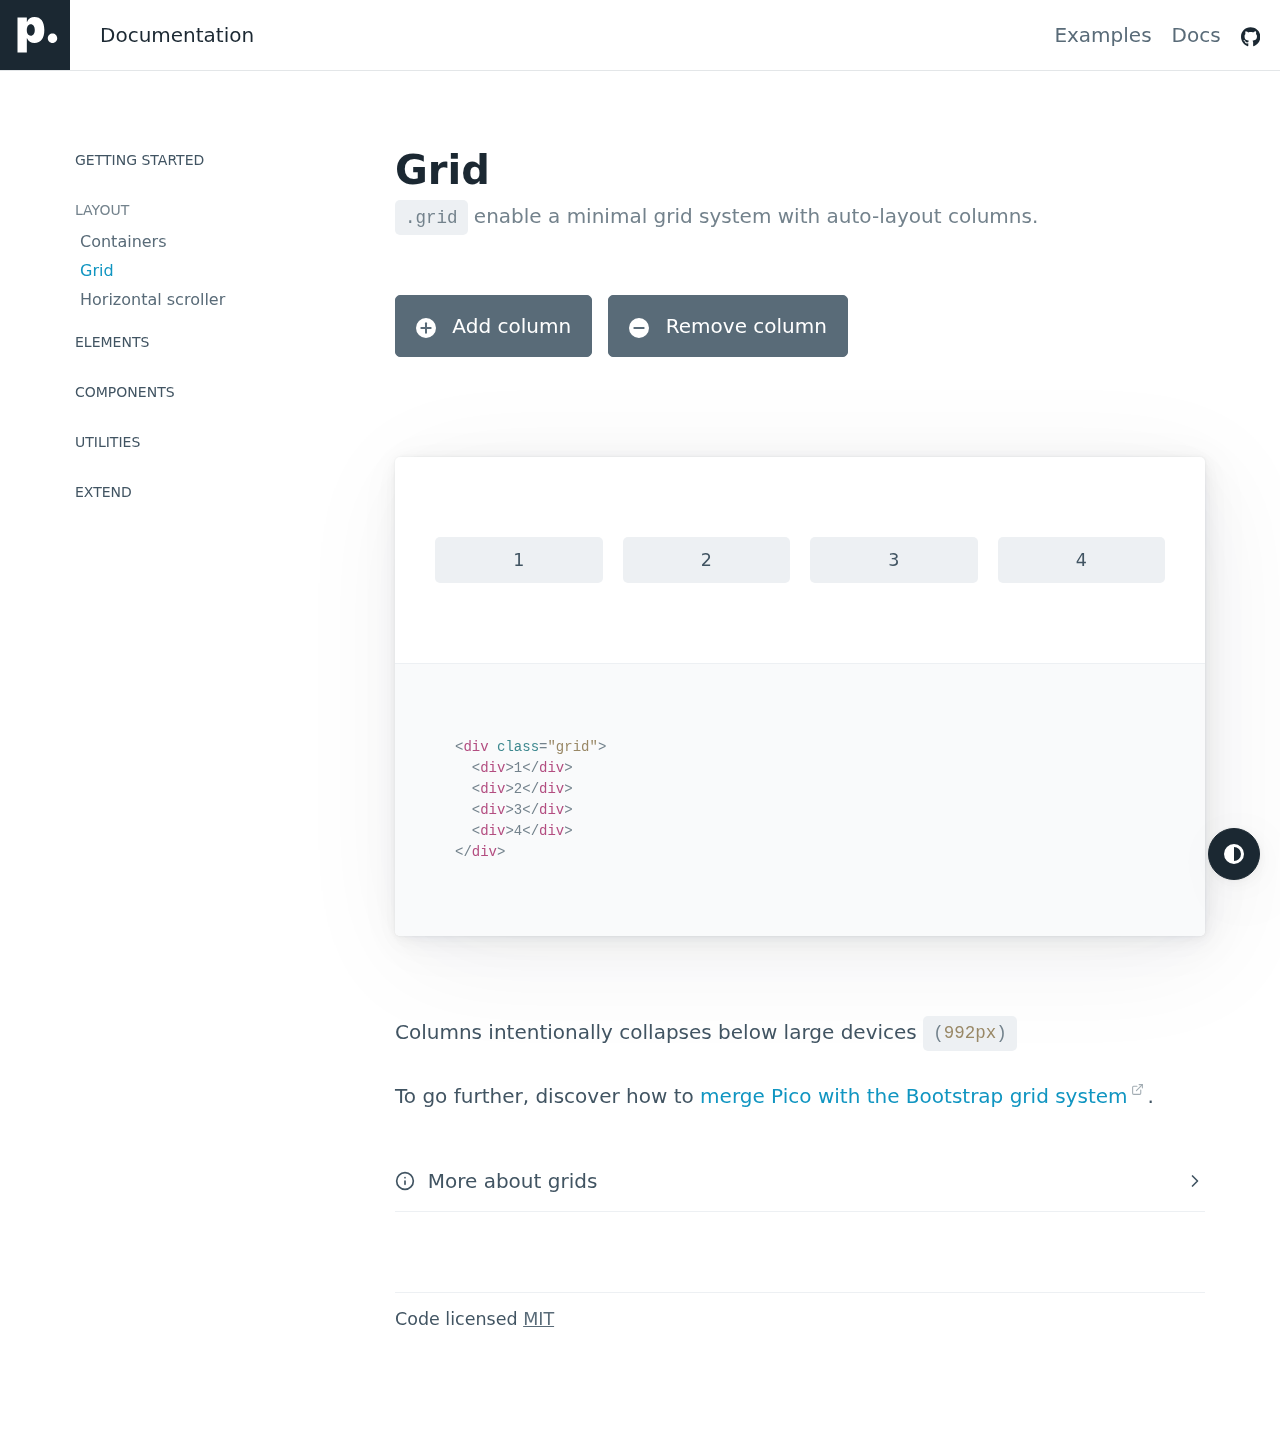
<file: src/assets/styles/pico-1.5.9/docs/grid.html>
<!doctype html><html lang="en"><head><meta charset="utf-8"><meta name="viewport" content="width=device-width,initial-scale=1"><title>Grid • Pico CSS</title><meta name="description" content=".grid enable a minimal grid system with auto-layout columns."><link rel="shortcut icon" href="https://picocss.com/favicon.ico"><link rel="stylesheet" href="../css/pico.min.css"><link rel="stylesheet" href="css/pico.docs.min.css"><link rel="canonical" href="https://picocss.com/docs/grid.html"></head><body><nav class="container-fluid"><ul><li><a href="https://picocss.com" aria-label="Back home"><svg aria-hidden="true" focusable="false" role="img" xmlns="http://www.w3.org/2000/svg" viewBox="0 0 1000 1000" height="56px"><path fill="currentColor" d="M633.43 429.23c0 118.38-49.76 184.72-138.87 184.72-53 0-92.04-25.37-108.62-67.32h-2.6v203.12H250V249.7h133.67v64.72h2.28c17.24-43.9 55.3-69.92 107-69.92 90.4 0 140.48 66.02 140.48 184.73zm-136.6 0c0-49.76-22.1-81.96-56.9-81.96s-56.9 32.2-57.24 82.28c.33 50.4 22.1 81.63 57.24 81.63 35.12 0 56.9-31.87 56.9-81.95zM682.5 547.5c0-37.32 30.18-67.5 67.5-67.5s67.5 30.18 67.5 67.5S787.32 615 750 615s-67.5-30.18-67.5-67.5z"/></svg></a></li><li>Documentation</li></ul><ul><li><a href="https://picocss.com#examples" class="secondary">Examples</a></li><li><a href="./" class="secondary">Docs</a></li><li><a href="https://github.com/picocss/pico" class="contrast" aria-label="Pico GitHub repository"><svg aria-hidden="true" focusable="false" role="img" xmlns="http://www.w3.org/2000/svg" viewBox="0 0 496 512" height="16px"><path fill="currentColor" d="M165.9 397.4c0 2-2.3 3.6-5.2 3.6-3.3.3-5.6-1.3-5.6-3.6 0-2 2.3-3.6 5.2-3.6 3-.3 5.6 1.3 5.6 3.6zm-31.1-4.5c-.7 2 1.3 4.3 4.3 4.9 2.6 1 5.6 0 6.2-2s-1.3-4.3-4.3-5.2c-2.6-.7-5.5.3-6.2 2.3zm44.2-1.7c-2.9.7-4.9 2.6-4.6 4.9.3 2 2.9 3.3 5.9 2.6 2.9-.7 4.9-2.6 4.6-4.6-.3-1.9-3-3.2-5.9-2.9zM244.8 8C106.1 8 0 113.3 0 252c0 110.9 69.8 205.8 169.5 239.2 12.8 2.3 17.3-5.6 17.3-12.1 0-6.2-.3-40.4-.3-61.4 0 0-70 15-84.7-29.8 0 0-11.4-29.1-27.8-36.6 0 0-22.9-15.7 1.6-15.4 0 0 24.9 2 38.6 25.8 21.9 38.6 58.6 27.5 72.9 20.9 2.3-16 8.8-27.1 16-33.7-55.9-6.2-112.3-14.3-112.3-110.5 0-27.5 7.6-41.3 23.6-58.9-2.6-6.5-11.1-33.3 2.6-67.9 20.9-6.5 69 27 69 27 20-5.6 41.5-8.5 62.8-8.5s42.8 2.9 62.8 8.5c0 0 48.1-33.6 69-27 13.7 34.7 5.2 61.4 2.6 67.9 16 17.7 25.8 31.5 25.8 58.9 0 96.5-58.9 104.2-114.8 110.5 9.2 7.9 17 22.9 17 46.4 0 33.7-.3 75.4-.3 83.6 0 6.5 4.6 14.4 17.3 12.1C428.2 457.8 496 362.9 496 252 496 113.3 383.5 8 244.8 8zM97.2 352.9c-1.3 1-1 3.3.7 5.2 1.6 1.6 3.9 2.3 5.2 1 1.3-1 1-3.3-.7-5.2-1.6-1.6-3.9-2.3-5.2-1zm-10.8-8.1c-.7 1.3.3 2.9 2.3 3.9 1.6 1 3.6.7 4.3-.7.7-1.3-.3-2.9-2.3-3.9-2-.6-3.6-.3-4.3.7zm32.4 35.6c-1.6 1.3-1 4.3 1.3 6.2 2.3 2.3 5.2 2.6 6.5 1 1.3-1.3.7-4.3-1.3-6.2-2.2-2.3-5.2-2.6-6.5-1zm-11.4-14.7c-1.6 1-1.6 3.6 0 5.9 1.6 2.3 4.3 3.3 5.6 2.3 1.6-1.3 1.6-3.9 0-6.2-1.4-2.3-4-3.3-5.6-2z"></path></svg></a></li></ul></nav><main class="container" id="docs"><aside><nav class="closed-on-mobile"><a href="./" class="secondary" id="toggle-docs-navigation"><svg xmlns="http://www.w3.org/2000/svg" class="expand" fill="currentColor" viewBox="0 0 16 16" height="16px"><title>Expand</title><path fill-rule="evenodd" d="M1 8a.5.5 0 0 1 .5-.5h13a.5.5 0 0 1 0 1h-13A.5.5 0 0 1 1 8zM7.646.146a.5.5 0 0 1 .708 0l2 2a.5.5 0 0 1-.708.708L8.5 1.707V5.5a.5.5 0 0 1-1 0V1.707L6.354 2.854a.5.5 0 1 1-.708-.708l2-2zM8 10a.5.5 0 0 1 .5.5v3.793l1.146-1.147a.5.5 0 0 1 .708.708l-2 2a.5.5 0 0 1-.708 0l-2-2a.5.5 0 0 1 .708-.708L7.5 14.293V10.5A.5.5 0 0 1 8 10z"></path></svg> <svg xmlns="http://www.w3.org/2000/svg" class="collapse" fill="currentColor" viewBox="0 0 16 16" height="16px"><title>Collapse</title><path fill-rule="evenodd" d="M1 8a.5.5 0 0 1 .5-.5h13a.5.5 0 0 1 0 1h-13A.5.5 0 0 1 1 8zm7-8a.5.5 0 0 1 .5.5v3.793l1.146-1.147a.5.5 0 0 1 .708.708l-2 2a.5.5 0 0 1-.708 0l-2-2a.5.5 0 1 1 .708-.708L7.5 4.293V.5A.5.5 0 0 1 8 0zm-.5 11.707l-1.146 1.147a.5.5 0 0 1-.708-.708l2-2a.5.5 0 0 1 .708 0l2 2a.5.5 0 0 1-.708.708L8.5 11.707V15.5a.5.5 0 0 1-1 0v-3.793z"></path></svg> Table of contents</a><details><summary>Getting started</summary><ul><li><a href="./" id="start-link" class="secondary">Usage</a></li><li><a href="./themes.html" id="themes-link" class="secondary">Themes</a></li><li><a href="./customization.html" id="customization-link" class="secondary">Customization</a></li><li><a href="./classless.html" id="classless-link" class="secondary">Class-less version</a></li><li><a href="./rtl.html" id="rtl-link" class="secondary">RTL</a></li></ul></details><details><summary>Layout</summary><ul><li><a href="./containers.html" id="containers-link" class="secondary">Containers</a></li><li><a href="./grid.html" id="grid-link" class="secondary">Grid</a></li><li><a href="./scroller.html" id="scroller-link" class="secondary">Horizontal scroller</a></li></ul></details><details><summary>Elements</summary><ul><li><a href="./typography.html" id="typography-link" class="secondary">Typography</a></li><li><a href="./buttons.html" id="buttons-link" class="secondary">Buttons</a></li><li><a href="./forms.html" id="forms-link" class="secondary">Forms</a></li><li><a href="./tables.html" id="tables-link" class="secondary">Tables</a></li></ul></details><details><summary>Components</summary><ul><li><a href="./accordions.html" id="accordions-link" class="secondary">Accordions</a></li><li><a href="./cards.html" id="cards-link" class="secondary">Cards</a></li><li><a href="./dropdowns.html" id="dropdowns-link" class="secondary">Dropdowns</a></li><li><a href="./modal.html" id="modal-link" class="secondary">Modal</a></li><li><a href="./navs.html" id="navs-link" class="secondary">Navs</a></li><li><a href="./progress.html" id="progress-link" class="secondary">Progress</a></li></ul></details><details><summary>Utilities</summary><ul><li><a href="./loading.html" id="loading-link" class="secondary">Loading</a></li><li><a href="./tooltips.html" id="tooltips-link" class="secondary">Tooltips</a></li></ul></details><details><summary>Extend</summary><ul><li><a href="./we-love-classes.html" id="we-love-classes-link" class="secondary">We love .classes</a></li></ul></details></nav><script>const activeLink=document.querySelector("aside a#grid-link"),parentAccordion=activeLink.closest("details");activeLink.setAttribute("aria-current","page"),parentAccordion.setAttribute("open","true")</script></aside><div role="document"><section id="grid"><hgroup><h1>Grid</h1><h2><code>.grid</code> enable a minimal grid system with auto-layout columns.</h2></hgroup><article aria-label="Grid example"><div class="grid"><div>1</div><div>2</div><div>3</div><div>4</div></div><footer class="code"><pre><code>&lt;<b>div</b> <i>class</i>=<u>"grid"</u>&gt;
  &lt;<b>div</b>&gt;1&lt;/<b>div</b>&gt;
  &lt;<b>div</b>&gt;2&lt;/<b>div</b>&gt;
  &lt;<b>div</b>&gt;3&lt;/<b>div</b>&gt;
  &lt;<b>div</b>&gt;4&lt;/<b>div</b>&gt;
&lt;/<b>div</b>&gt;</code></pre></footer></article><p>Columns intentionally collapses below large devices <code>(<u>992px</u>)</code></p><p>To go further, discover how to <a href="https://codesandbox.io/s/github/picocss/examples/tree/master/v1-bootstrap-grid">merge Pico with the Bootstrap grid system</a>.</p><details><summary><svg aria-hidden="true" focusable="false" role="img" xmlns="http://www.w3.org/2000/svg" height="16px" viewBox="0 0 24 24" fill="none" stroke="currentColor" stroke-width="2" stroke-linecap="round" stroke-linejoin="round"><circle cx="12" cy="12" r="10"></circle><line x1="12" y1="16" x2="12" y2="12"></line><line x1="12" y1="8" x2="12.01" y2="8"></line></svg> &nbsp;More about grids</summary><p>As Pico focuses on native HTML elements, we kept this grid system very minimalist.</p><p>A complete grid system in flexbox, with all the ordering, offsetting and, breakpoints utilities, can be heavier than the total size of the Pico library. Not really in the Pico spirit.</p><p>If you need a quick way to prototyping or build a complex layout, you can look at <strong>Flexbox grid layouts</strong>. For example, <a href="https://getbootstrap.com/docs/4.2/getting-started/contents/">Bootstrap Grid System only</a> or <a href="http://flexboxgrid.com/">Flexbox Grid</a>.</p><p>If you need a light and custom grid, you can look at <strong>CSS Grid Generators</strong>. For example, <a href="https://cssgrid-generator.netlify.com/">CSS Grid Generator</a>, <a href="http://grid.layoutit.com/">Layoutit!</a> or <a href="https://griddy.io/">Griddy</a>.</p><p>Alternatively, you can <a href="https://learncssgrid.com/">learn about CSS Grid</a>.</p></details></section><footer><hr><p><small>Code licensed <a href="https://github.com/picocss/pico/blob/master/LICENSE.md" class="secondary">MIT</a></small></p></footer></div></main><script src="js/commons.min.js"></script><script src="js/grid.min.js"></script></body></html>
</file>
<file: src/assets/styles/pico-1.5.9/css/pico.min.css>
@charset "UTF-8";/*!
 * Pico CSS v1.5.9 (https://picocss.com)
 * Copyright 2019-2023 - Licensed under MIT
 */:root{--font-family:system-ui,-apple-system,"Segoe UI","Roboto","Ubuntu","Cantarell","Noto Sans",sans-serif,"Apple Color Emoji","Segoe UI Emoji","Segoe UI Symbol","Noto Color Emoji";--line-height:1.5;--font-weight:400;--font-size:16px;--border-radius:0.25rem;--border-width:1px;--outline-width:3px;--spacing:1rem;--typography-spacing-vertical:1.5rem;--block-spacing-vertical:calc(var(--spacing) * 2);--block-spacing-horizontal:var(--spacing);--grid-spacing-vertical:0;--grid-spacing-horizontal:var(--spacing);--form-element-spacing-vertical:0.75rem;--form-element-spacing-horizontal:1rem;--nav-element-spacing-vertical:1rem;--nav-element-spacing-horizontal:0.5rem;--nav-link-spacing-vertical:0.5rem;--nav-link-spacing-horizontal:0.5rem;--form-label-font-weight:var(--font-weight);--transition:0.2s ease-in-out;--modal-overlay-backdrop-filter:blur(0.25rem)}@media (min-width:576px){:root{--font-size:17px}}@media (min-width:768px){:root{--font-size:18px}}@media (min-width:992px){:root{--font-size:19px}}@media (min-width:1200px){:root{--font-size:20px}}@media (min-width:576px){body>footer,body>header,body>main,section{--block-spacing-vertical:calc(var(--spacing) * 2.5)}}@media (min-width:768px){body>footer,body>header,body>main,section{--block-spacing-vertical:calc(var(--spacing) * 3)}}@media (min-width:992px){body>footer,body>header,body>main,section{--block-spacing-vertical:calc(var(--spacing) * 3.5)}}@media (min-width:1200px){body>footer,body>header,body>main,section{--block-spacing-vertical:calc(var(--spacing) * 4)}}@media (min-width:576px){article{--block-spacing-horizontal:calc(var(--spacing) * 1.25)}}@media (min-width:768px){article{--block-spacing-horizontal:calc(var(--spacing) * 1.5)}}@media (min-width:992px){article{--block-spacing-horizontal:calc(var(--spacing) * 1.75)}}@media (min-width:1200px){article{--block-spacing-horizontal:calc(var(--spacing) * 2)}}dialog>article{--block-spacing-vertical:calc(var(--spacing) * 2);--block-spacing-horizontal:var(--spacing)}@media (min-width:576px){dialog>article{--block-spacing-vertical:calc(var(--spacing) * 2.5);--block-spacing-horizontal:calc(var(--spacing) * 1.25)}}@media (min-width:768px){dialog>article{--block-spacing-vertical:calc(var(--spacing) * 3);--block-spacing-horizontal:calc(var(--spacing) * 1.5)}}a{--text-decoration:none}a.contrast,a.secondary{--text-decoration:underline}small{--font-size:0.875em}h1,h2,h3,h4,h5,h6{--font-weight:700}h1{--font-size:2rem;--typography-spacing-vertical:3rem}h2{--font-size:1.75rem;--typography-spacing-vertical:2.625rem}h3{--font-size:1.5rem;--typography-spacing-vertical:2.25rem}h4{--font-size:1.25rem;--typography-spacing-vertical:1.874rem}h5{--font-size:1.125rem;--typography-spacing-vertical:1.6875rem}[type=checkbox],[type=radio]{--border-width:2px}[type=checkbox][role=switch]{--border-width:3px}tfoot td,tfoot th,thead td,thead th{--border-width:3px}:not(thead,tfoot)>*>td{--font-size:0.875em}code,kbd,pre,samp{--font-family:"Menlo","Consolas","Roboto Mono","Ubuntu Monospace","Noto Mono","Oxygen Mono","Liberation Mono",monospace,"Apple Color Emoji","Segoe UI Emoji","Segoe UI Symbol","Noto Color Emoji"}kbd{--font-weight:bolder}:root:not([data-theme=dark]),[data-theme=light]{--background-color:#fff;--color:hsl(205, 20%, 32%);--h1-color:hsl(205, 30%, 15%);--h2-color:#24333e;--h3-color:hsl(205, 25%, 23%);--h4-color:#374956;--h5-color:hsl(205, 20%, 32%);--h6-color:#4d606d;--muted-color:hsl(205, 10%, 50%);--muted-border-color:hsl(205, 20%, 94%);--primary:hsl(195, 85%, 41%);--primary-hover:hsl(195, 90%, 32%);--primary-focus:rgba(16, 149, 193, 0.125);--primary-inverse:#fff;--secondary:hsl(205, 15%, 41%);--secondary-hover:hsl(205, 20%, 32%);--secondary-focus:rgba(89, 107, 120, 0.125);--secondary-inverse:#fff;--contrast:hsl(205, 30%, 15%);--contrast-hover:#000;--contrast-focus:rgba(89, 107, 120, 0.125);--contrast-inverse:#fff;--mark-background-color:#fff2ca;--mark-color:#543a26;--ins-color:#388e3c;--del-color:#c62828;--blockquote-border-color:var(--muted-border-color);--blockquote-footer-color:var(--muted-color);--button-box-shadow:0 0 0 rgba(0, 0, 0, 0);--button-hover-box-shadow:0 0 0 rgba(0, 0, 0, 0);--form-element-background-color:transparent;--form-element-border-color:hsl(205, 14%, 68%);--form-element-color:var(--color);--form-element-placeholder-color:var(--muted-color);--form-element-active-background-color:transparent;--form-element-active-border-color:var(--primary);--form-element-focus-color:var(--primary-focus);--form-element-disabled-background-color:hsl(205, 18%, 86%);--form-element-disabled-border-color:hsl(205, 14%, 68%);--form-element-disabled-opacity:0.5;--form-element-invalid-border-color:#c62828;--form-element-invalid-active-border-color:#d32f2f;--form-element-invalid-focus-color:rgba(211, 47, 47, 0.125);--form-element-valid-border-color:#388e3c;--form-element-valid-active-border-color:#43a047;--form-element-valid-focus-color:rgba(67, 160, 71, 0.125);--switch-background-color:hsl(205, 16%, 77%);--switch-color:var(--primary-inverse);--switch-checked-background-color:var(--primary);--range-border-color:hsl(205, 18%, 86%);--range-active-border-color:hsl(205, 16%, 77%);--range-thumb-border-color:var(--background-color);--range-thumb-color:var(--secondary);--range-thumb-hover-color:var(--secondary-hover);--range-thumb-active-color:var(--primary);--table-border-color:var(--muted-border-color);--table-row-stripped-background-color:#f6f8f9;--code-background-color:hsl(205, 20%, 94%);--code-color:var(--muted-color);--code-kbd-background-color:var(--contrast);--code-kbd-color:var(--contrast-inverse);--code-tag-color:hsl(330, 40%, 50%);--code-property-color:hsl(185, 40%, 40%);--code-value-color:hsl(40, 20%, 50%);--code-comment-color:hsl(205, 14%, 68%);--accordion-border-color:var(--muted-border-color);--accordion-close-summary-color:var(--color);--accordion-open-summary-color:var(--muted-color);--card-background-color:var(--background-color);--card-border-color:var(--muted-border-color);--card-box-shadow:0.0145rem 0.029rem 0.174rem rgba(27, 40, 50, 0.01698),0.0335rem 0.067rem 0.402rem rgba(27, 40, 50, 0.024),0.0625rem 0.125rem 0.75rem rgba(27, 40, 50, 0.03),0.1125rem 0.225rem 1.35rem rgba(27, 40, 50, 0.036),0.2085rem 0.417rem 2.502rem rgba(27, 40, 50, 0.04302),0.5rem 1rem 6rem rgba(27, 40, 50, 0.06),0 0 0 0.0625rem rgba(27, 40, 50, 0.015);--card-sectionning-background-color:#fbfbfc;--dropdown-background-color:#fbfbfc;--dropdown-border-color:#e1e6eb;--dropdown-box-shadow:var(--card-box-shadow);--dropdown-color:var(--color);--dropdown-hover-background-color:hsl(205, 20%, 94%);--modal-overlay-background-color:rgba(213, 220, 226, 0.7);--progress-background-color:hsl(205, 18%, 86%);--progress-color:var(--primary);--loading-spinner-opacity:0.5;--tooltip-background-color:var(--contrast);--tooltip-color:var(--contrast-inverse);--icon-checkbox:url("data:image/svg+xml,%3Csvg xmlns='http://www.w3.org/2000/svg' width='24' height='24' viewBox='0 0 24 24' fill='none' stroke='rgb(255, 255, 255)' stroke-width='4' stroke-linecap='round' stroke-linejoin='round'%3E%3Cpolyline points='20 6 9 17 4 12'%3E%3C/polyline%3E%3C/svg%3E");--icon-chevron:url("data:image/svg+xml,%3Csvg xmlns='http://www.w3.org/2000/svg' width='24' height='24' viewBox='0 0 24 24' fill='none' stroke='rgb(65, 84, 98)' stroke-width='2' stroke-linecap='round' stroke-linejoin='round'%3E%3Cpolyline points='6 9 12 15 18 9'%3E%3C/polyline%3E%3C/svg%3E");--icon-chevron-button:url("data:image/svg+xml,%3Csvg xmlns='http://www.w3.org/2000/svg' width='24' height='24' viewBox='0 0 24 24' fill='none' stroke='rgb(255, 255, 255)' stroke-width='2' stroke-linecap='round' stroke-linejoin='round'%3E%3Cpolyline points='6 9 12 15 18 9'%3E%3C/polyline%3E%3C/svg%3E");--icon-chevron-button-inverse:url("data:image/svg+xml,%3Csvg xmlns='http://www.w3.org/2000/svg' width='24' height='24' viewBox='0 0 24 24' fill='none' stroke='rgb(255, 255, 255)' stroke-width='2' stroke-linecap='round' stroke-linejoin='round'%3E%3Cpolyline points='6 9 12 15 18 9'%3E%3C/polyline%3E%3C/svg%3E");--icon-close:url("data:image/svg+xml,%3Csvg xmlns='http://www.w3.org/2000/svg' width='24' height='24' viewBox='0 0 24 24' fill='none' stroke='rgb(115, 130, 140)' stroke-width='4' stroke-linecap='round' stroke-linejoin='round'%3E%3Cline x1='18' y1='6' x2='6' y2='18'%3E%3C/line%3E%3Cline x1='6' y1='6' x2='18' y2='18'%3E%3C/line%3E%3C/svg%3E");--icon-date:url("data:image/svg+xml,%3Csvg xmlns='http://www.w3.org/2000/svg' width='24' height='24' viewBox='0 0 24 24' fill='none' stroke='rgb(65, 84, 98)' stroke-width='2' stroke-linecap='round' stroke-linejoin='round'%3E%3Crect x='3' y='4' width='18' height='18' rx='2' ry='2'%3E%3C/rect%3E%3Cline x1='16' y1='2' x2='16' y2='6'%3E%3C/line%3E%3Cline x1='8' y1='2' x2='8' y2='6'%3E%3C/line%3E%3Cline x1='3' y1='10' x2='21' y2='10'%3E%3C/line%3E%3C/svg%3E");--icon-invalid:url("data:image/svg+xml,%3Csvg xmlns='http://www.w3.org/2000/svg' width='24' height='24' viewBox='0 0 24 24' fill='none' stroke='rgb(198, 40, 40)' stroke-width='2' stroke-linecap='round' stroke-linejoin='round'%3E%3Ccircle cx='12' cy='12' r='10'%3E%3C/circle%3E%3Cline x1='12' y1='8' x2='12' y2='12'%3E%3C/line%3E%3Cline x1='12' y1='16' x2='12.01' y2='16'%3E%3C/line%3E%3C/svg%3E");--icon-minus:url("data:image/svg+xml,%3Csvg xmlns='http://www.w3.org/2000/svg' width='24' height='24' viewBox='0 0 24 24' fill='none' stroke='rgb(255, 255, 255)' stroke-width='4' stroke-linecap='round' stroke-linejoin='round'%3E%3Cline x1='5' y1='12' x2='19' y2='12'%3E%3C/line%3E%3C/svg%3E");--icon-search:url("data:image/svg+xml,%3Csvg xmlns='http://www.w3.org/2000/svg' width='24' height='24' viewBox='0 0 24 24' fill='none' stroke='rgb(65, 84, 98)' stroke-width='2' stroke-linecap='round' stroke-linejoin='round'%3E%3Ccircle cx='11' cy='11' r='8'%3E%3C/circle%3E%3Cline x1='21' y1='21' x2='16.65' y2='16.65'%3E%3C/line%3E%3C/svg%3E");--icon-time:url("data:image/svg+xml,%3Csvg xmlns='http://www.w3.org/2000/svg' width='24' height='24' viewBox='0 0 24 24' fill='none' stroke='rgb(65, 84, 98)' stroke-width='2' stroke-linecap='round' stroke-linejoin='round'%3E%3Ccircle cx='12' cy='12' r='10'%3E%3C/circle%3E%3Cpolyline points='12 6 12 12 16 14'%3E%3C/polyline%3E%3C/svg%3E");--icon-valid:url("data:image/svg+xml,%3Csvg xmlns='http://www.w3.org/2000/svg' width='24' height='24' viewBox='0 0 24 24' fill='none' stroke='rgb(56, 142, 60)' stroke-width='3' stroke-linecap='round' stroke-linejoin='round'%3E%3Cpolyline points='20 6 9 17 4 12'%3E%3C/polyline%3E%3C/svg%3E");color-scheme:light}@media only screen and (prefers-color-scheme:dark){:root:not([data-theme]){--background-color:#11191f;--color:hsl(205, 16%, 77%);--h1-color:hsl(205, 20%, 94%);--h2-color:#e1e6eb;--h3-color:hsl(205, 18%, 86%);--h4-color:#c8d1d8;--h5-color:hsl(205, 16%, 77%);--h6-color:#afbbc4;--muted-color:hsl(205, 10%, 50%);--muted-border-color:#1f2d38;--primary:hsl(195, 85%, 41%);--primary-hover:hsl(195, 80%, 50%);--primary-focus:rgba(16, 149, 193, 0.25);--primary-inverse:#fff;--secondary:hsl(205, 15%, 41%);--secondary-hover:hsl(205, 10%, 50%);--secondary-focus:rgba(115, 130, 140, 0.25);--secondary-inverse:#fff;--contrast:hsl(205, 20%, 94%);--contrast-hover:#fff;--contrast-focus:rgba(115, 130, 140, 0.25);--contrast-inverse:#000;--mark-background-color:#d1c284;--mark-color:#11191f;--ins-color:#388e3c;--del-color:#c62828;--blockquote-border-color:var(--muted-border-color);--blockquote-footer-color:var(--muted-color);--button-box-shadow:0 0 0 rgba(0, 0, 0, 0);--button-hover-box-shadow:0 0 0 rgba(0, 0, 0, 0);--form-element-background-color:#11191f;--form-element-border-color:#374956;--form-element-color:var(--color);--form-element-placeholder-color:var(--muted-color);--form-element-active-background-color:var(--form-element-background-color);--form-element-active-border-color:var(--primary);--form-element-focus-color:var(--primary-focus);--form-element-disabled-background-color:hsl(205, 25%, 23%);--form-element-disabled-border-color:hsl(205, 20%, 32%);--form-element-disabled-opacity:0.5;--form-element-invalid-border-color:#b71c1c;--form-element-invalid-active-border-color:#c62828;--form-element-invalid-focus-color:rgba(198, 40, 40, 0.25);--form-element-valid-border-color:#2e7d32;--form-element-valid-active-border-color:#388e3c;--form-element-valid-focus-color:rgba(56, 142, 60, 0.25);--switch-background-color:#374956;--switch-color:var(--primary-inverse);--switch-checked-background-color:var(--primary);--range-border-color:#24333e;--range-active-border-color:hsl(205, 25%, 23%);--range-thumb-border-color:var(--background-color);--range-thumb-color:var(--secondary);--range-thumb-hover-color:var(--secondary-hover);--range-thumb-active-color:var(--primary);--table-border-color:var(--muted-border-color);--table-row-stripped-background-color:rgba(115, 130, 140, 0.05);--code-background-color:#18232c;--code-color:var(--muted-color);--code-kbd-background-color:var(--contrast);--code-kbd-color:var(--contrast-inverse);--code-tag-color:hsl(330, 30%, 50%);--code-property-color:hsl(185, 30%, 50%);--code-value-color:hsl(40, 10%, 50%);--code-comment-color:#4d606d;--accordion-border-color:var(--muted-border-color);--accordion-active-summary-color:var(--primary);--accordion-close-summary-color:var(--color);--accordion-open-summary-color:var(--muted-color);--card-background-color:#141e26;--card-border-color:var(--card-background-color);--card-box-shadow:0.0145rem 0.029rem 0.174rem rgba(0, 0, 0, 0.01698),0.0335rem 0.067rem 0.402rem rgba(0, 0, 0, 0.024),0.0625rem 0.125rem 0.75rem rgba(0, 0, 0, 0.03),0.1125rem 0.225rem 1.35rem rgba(0, 0, 0, 0.036),0.2085rem 0.417rem 2.502rem rgba(0, 0, 0, 0.04302),0.5rem 1rem 6rem rgba(0, 0, 0, 0.06),0 0 0 0.0625rem rgba(0, 0, 0, 0.015);--card-sectionning-background-color:#18232c;--dropdown-background-color:hsl(205, 30%, 15%);--dropdown-border-color:#24333e;--dropdown-box-shadow:var(--card-box-shadow);--dropdown-color:var(--color);--dropdown-hover-background-color:rgba(36, 51, 62, 0.75);--modal-overlay-background-color:rgba(36, 51, 62, 0.8);--progress-background-color:#24333e;--progress-color:var(--primary);--loading-spinner-opacity:0.5;--tooltip-background-color:var(--contrast);--tooltip-color:var(--contrast-inverse);--icon-checkbox:url("data:image/svg+xml,%3Csvg xmlns='http://www.w3.org/2000/svg' width='24' height='24' viewBox='0 0 24 24' fill='none' stroke='rgb(255, 255, 255)' stroke-width='4' stroke-linecap='round' stroke-linejoin='round'%3E%3Cpolyline points='20 6 9 17 4 12'%3E%3C/polyline%3E%3C/svg%3E");--icon-chevron:url("data:image/svg+xml,%3Csvg xmlns='http://www.w3.org/2000/svg' width='24' height='24' viewBox='0 0 24 24' fill='none' stroke='rgb(162, 175, 185)' stroke-width='2' stroke-linecap='round' stroke-linejoin='round'%3E%3Cpolyline points='6 9 12 15 18 9'%3E%3C/polyline%3E%3C/svg%3E");--icon-chevron-button:url("data:image/svg+xml,%3Csvg xmlns='http://www.w3.org/2000/svg' width='24' height='24' viewBox='0 0 24 24' fill='none' stroke='rgb(255, 255, 255)' stroke-width='2' stroke-linecap='round' stroke-linejoin='round'%3E%3Cpolyline points='6 9 12 15 18 9'%3E%3C/polyline%3E%3C/svg%3E");--icon-chevron-button-inverse:url("data:image/svg+xml,%3Csvg xmlns='http://www.w3.org/2000/svg' width='24' height='24' viewBox='0 0 24 24' fill='none' stroke='rgb(0, 0, 0)' stroke-width='2' stroke-linecap='round' stroke-linejoin='round'%3E%3Cpolyline points='6 9 12 15 18 9'%3E%3C/polyline%3E%3C/svg%3E");--icon-close:url("data:image/svg+xml,%3Csvg xmlns='http://www.w3.org/2000/svg' width='24' height='24' viewBox='0 0 24 24' fill='none' stroke='rgb(115, 130, 140)' stroke-width='4' stroke-linecap='round' stroke-linejoin='round'%3E%3Cline x1='18' y1='6' x2='6' y2='18'%3E%3C/line%3E%3Cline x1='6' y1='6' x2='18' y2='18'%3E%3C/line%3E%3C/svg%3E");--icon-date:url("data:image/svg+xml,%3Csvg xmlns='http://www.w3.org/2000/svg' width='24' height='24' viewBox='0 0 24 24' fill='none' stroke='rgb(162, 175, 185)' stroke-width='2' stroke-linecap='round' stroke-linejoin='round'%3E%3Crect x='3' y='4' width='18' height='18' rx='2' ry='2'%3E%3C/rect%3E%3Cline x1='16' y1='2' x2='16' y2='6'%3E%3C/line%3E%3Cline x1='8' y1='2' x2='8' y2='6'%3E%3C/line%3E%3Cline x1='3' y1='10' x2='21' y2='10'%3E%3C/line%3E%3C/svg%3E");--icon-invalid:url("data:image/svg+xml,%3Csvg xmlns='http://www.w3.org/2000/svg' width='24' height='24' viewBox='0 0 24 24' fill='none' stroke='rgb(183, 28, 28)' stroke-width='2' stroke-linecap='round' stroke-linejoin='round'%3E%3Ccircle cx='12' cy='12' r='10'%3E%3C/circle%3E%3Cline x1='12' y1='8' x2='12' y2='12'%3E%3C/line%3E%3Cline x1='12' y1='16' x2='12.01' y2='16'%3E%3C/line%3E%3C/svg%3E");--icon-minus:url("data:image/svg+xml,%3Csvg xmlns='http://www.w3.org/2000/svg' width='24' height='24' viewBox='0 0 24 24' fill='none' stroke='rgb(255, 255, 255)' stroke-width='4' stroke-linecap='round' stroke-linejoin='round'%3E%3Cline x1='5' y1='12' x2='19' y2='12'%3E%3C/line%3E%3C/svg%3E");--icon-search:url("data:image/svg+xml,%3Csvg xmlns='http://www.w3.org/2000/svg' width='24' height='24' viewBox='0 0 24 24' fill='none' stroke='rgb(162, 175, 185)' stroke-width='2' stroke-linecap='round' stroke-linejoin='round'%3E%3Ccircle cx='11' cy='11' r='8'%3E%3C/circle%3E%3Cline x1='21' y1='21' x2='16.65' y2='16.65'%3E%3C/line%3E%3C/svg%3E");--icon-time:url("data:image/svg+xml,%3Csvg xmlns='http://www.w3.org/2000/svg' width='24' height='24' viewBox='0 0 24 24' fill='none' stroke='rgb(162, 175, 185)' stroke-width='2' stroke-linecap='round' stroke-linejoin='round'%3E%3Ccircle cx='12' cy='12' r='10'%3E%3C/circle%3E%3Cpolyline points='12 6 12 12 16 14'%3E%3C/polyline%3E%3C/svg%3E");--icon-valid:url("data:image/svg+xml,%3Csvg xmlns='http://www.w3.org/2000/svg' width='24' height='24' viewBox='0 0 24 24' fill='none' stroke='rgb(46, 125, 50)' stroke-width='3' stroke-linecap='round' stroke-linejoin='round'%3E%3Cpolyline points='20 6 9 17 4 12'%3E%3C/polyline%3E%3C/svg%3E");color-scheme:dark}}[data-theme=dark]{--background-color:#11191f;--color:hsl(205, 16%, 77%);--h1-color:hsl(205, 20%, 94%);--h2-color:#e1e6eb;--h3-color:hsl(205, 18%, 86%);--h4-color:#c8d1d8;--h5-color:hsl(205, 16%, 77%);--h6-color:#afbbc4;--muted-color:hsl(205, 10%, 50%);--muted-border-color:#1f2d38;--primary:hsl(195, 85%, 41%);--primary-hover:hsl(195, 80%, 50%);--primary-focus:rgba(16, 149, 193, 0.25);--primary-inverse:#fff;--secondary:hsl(205, 15%, 41%);--secondary-hover:hsl(205, 10%, 50%);--secondary-focus:rgba(115, 130, 140, 0.25);--secondary-inverse:#fff;--contrast:hsl(205, 20%, 94%);--contrast-hover:#fff;--contrast-focus:rgba(115, 130, 140, 0.25);--contrast-inverse:#000;--mark-background-color:#d1c284;--mark-color:#11191f;--ins-color:#388e3c;--del-color:#c62828;--blockquote-border-color:var(--muted-border-color);--blockquote-footer-color:var(--muted-color);--button-box-shadow:0 0 0 rgba(0, 0, 0, 0);--button-hover-box-shadow:0 0 0 rgba(0, 0, 0, 0);--form-element-background-color:#11191f;--form-element-border-color:#374956;--form-element-color:var(--color);--form-element-placeholder-color:var(--muted-color);--form-element-active-background-color:var(--form-element-background-color);--form-element-active-border-color:var(--primary);--form-element-focus-color:var(--primary-focus);--form-element-disabled-background-color:hsl(205, 25%, 23%);--form-element-disabled-border-color:hsl(205, 20%, 32%);--form-element-disabled-opacity:0.5;--form-element-invalid-border-color:#b71c1c;--form-element-invalid-active-border-color:#c62828;--form-element-invalid-focus-color:rgba(198, 40, 40, 0.25);--form-element-valid-border-color:#2e7d32;--form-element-valid-active-border-color:#388e3c;--form-element-valid-focus-color:rgba(56, 142, 60, 0.25);--switch-background-color:#374956;--switch-color:var(--primary-inverse);--switch-checked-background-color:var(--primary);--range-border-color:#24333e;--range-active-border-color:hsl(205, 25%, 23%);--range-thumb-border-color:var(--background-color);--range-thumb-color:var(--secondary);--range-thumb-hover-color:var(--secondary-hover);--range-thumb-active-color:var(--primary);--table-border-color:var(--muted-border-color);--table-row-stripped-background-color:rgba(115, 130, 140, 0.05);--code-background-color:#18232c;--code-color:var(--muted-color);--code-kbd-background-color:var(--contrast);--code-kbd-color:var(--contrast-inverse);--code-tag-color:hsl(330, 30%, 50%);--code-property-color:hsl(185, 30%, 50%);--code-value-color:hsl(40, 10%, 50%);--code-comment-color:#4d606d;--accordion-border-color:var(--muted-border-color);--accordion-active-summary-color:var(--primary);--accordion-close-summary-color:var(--color);--accordion-open-summary-color:var(--muted-color);--card-background-color:#141e26;--card-border-color:var(--card-background-color);--card-box-shadow:0.0145rem 0.029rem 0.174rem rgba(0, 0, 0, 0.01698),0.0335rem 0.067rem 0.402rem rgba(0, 0, 0, 0.024),0.0625rem 0.125rem 0.75rem rgba(0, 0, 0, 0.03),0.1125rem 0.225rem 1.35rem rgba(0, 0, 0, 0.036),0.2085rem 0.417rem 2.502rem rgba(0, 0, 0, 0.04302),0.5rem 1rem 6rem rgba(0, 0, 0, 0.06),0 0 0 0.0625rem rgba(0, 0, 0, 0.015);--card-sectionning-background-color:#18232c;--dropdown-background-color:hsl(205, 30%, 15%);--dropdown-border-color:#24333e;--dropdown-box-shadow:var(--card-box-shadow);--dropdown-color:var(--color);--dropdown-hover-background-color:rgba(36, 51, 62, 0.75);--modal-overlay-background-color:rgba(36, 51, 62, 0.8);--progress-background-color:#24333e;--progress-color:var(--primary);--loading-spinner-opacity:0.5;--tooltip-background-color:var(--contrast);--tooltip-color:var(--contrast-inverse);--icon-checkbox:url("data:image/svg+xml,%3Csvg xmlns='http://www.w3.org/2000/svg' width='24' height='24' viewBox='0 0 24 24' fill='none' stroke='rgb(255, 255, 255)' stroke-width='4' stroke-linecap='round' stroke-linejoin='round'%3E%3Cpolyline points='20 6 9 17 4 12'%3E%3C/polyline%3E%3C/svg%3E");--icon-chevron:url("data:image/svg+xml,%3Csvg xmlns='http://www.w3.org/2000/svg' width='24' height='24' viewBox='0 0 24 24' fill='none' stroke='rgb(162, 175, 185)' stroke-width='2' stroke-linecap='round' stroke-linejoin='round'%3E%3Cpolyline points='6 9 12 15 18 9'%3E%3C/polyline%3E%3C/svg%3E");--icon-chevron-button:url("data:image/svg+xml,%3Csvg xmlns='http://www.w3.org/2000/svg' width='24' height='24' viewBox='0 0 24 24' fill='none' stroke='rgb(255, 255, 255)' stroke-width='2' stroke-linecap='round' stroke-linejoin='round'%3E%3Cpolyline points='6 9 12 15 18 9'%3E%3C/polyline%3E%3C/svg%3E");--icon-chevron-button-inverse:url("data:image/svg+xml,%3Csvg xmlns='http://www.w3.org/2000/svg' width='24' height='24' viewBox='0 0 24 24' fill='none' stroke='rgb(0, 0, 0)' stroke-width='2' stroke-linecap='round' stroke-linejoin='round'%3E%3Cpolyline points='6 9 12 15 18 9'%3E%3C/polyline%3E%3C/svg%3E");--icon-close:url("data:image/svg+xml,%3Csvg xmlns='http://www.w3.org/2000/svg' width='24' height='24' viewBox='0 0 24 24' fill='none' stroke='rgb(115, 130, 140)' stroke-width='4' stroke-linecap='round' stroke-linejoin='round'%3E%3Cline x1='18' y1='6' x2='6' y2='18'%3E%3C/line%3E%3Cline x1='6' y1='6' x2='18' y2='18'%3E%3C/line%3E%3C/svg%3E");--icon-date:url("data:image/svg+xml,%3Csvg xmlns='http://www.w3.org/2000/svg' width='24' height='24' viewBox='0 0 24 24' fill='none' stroke='rgb(162, 175, 185)' stroke-width='2' stroke-linecap='round' stroke-linejoin='round'%3E%3Crect x='3' y='4' width='18' height='18' rx='2' ry='2'%3E%3C/rect%3E%3Cline x1='16' y1='2' x2='16' y2='6'%3E%3C/line%3E%3Cline x1='8' y1='2' x2='8' y2='6'%3E%3C/line%3E%3Cline x1='3' y1='10' x2='21' y2='10'%3E%3C/line%3E%3C/svg%3E");--icon-invalid:url("data:image/svg+xml,%3Csvg xmlns='http://www.w3.org/2000/svg' width='24' height='24' viewBox='0 0 24 24' fill='none' stroke='rgb(183, 28, 28)' stroke-width='2' stroke-linecap='round' stroke-linejoin='round'%3E%3Ccircle cx='12' cy='12' r='10'%3E%3C/circle%3E%3Cline x1='12' y1='8' x2='12' y2='12'%3E%3C/line%3E%3Cline x1='12' y1='16' x2='12.01' y2='16'%3E%3C/line%3E%3C/svg%3E");--icon-minus:url("data:image/svg+xml,%3Csvg xmlns='http://www.w3.org/2000/svg' width='24' height='24' viewBox='0 0 24 24' fill='none' stroke='rgb(255, 255, 255)' stroke-width='4' stroke-linecap='round' stroke-linejoin='round'%3E%3Cline x1='5' y1='12' x2='19' y2='12'%3E%3C/line%3E%3C/svg%3E");--icon-search:url("data:image/svg+xml,%3Csvg xmlns='http://www.w3.org/2000/svg' width='24' height='24' viewBox='0 0 24 24' fill='none' stroke='rgb(162, 175, 185)' stroke-width='2' stroke-linecap='round' stroke-linejoin='round'%3E%3Ccircle cx='11' cy='11' r='8'%3E%3C/circle%3E%3Cline x1='21' y1='21' x2='16.65' y2='16.65'%3E%3C/line%3E%3C/svg%3E");--icon-time:url("data:image/svg+xml,%3Csvg xmlns='http://www.w3.org/2000/svg' width='24' height='24' viewBox='0 0 24 24' fill='none' stroke='rgb(162, 175, 185)' stroke-width='2' stroke-linecap='round' stroke-linejoin='round'%3E%3Ccircle cx='12' cy='12' r='10'%3E%3C/circle%3E%3Cpolyline points='12 6 12 12 16 14'%3E%3C/polyline%3E%3C/svg%3E");--icon-valid:url("data:image/svg+xml,%3Csvg xmlns='http://www.w3.org/2000/svg' width='24' height='24' viewBox='0 0 24 24' fill='none' stroke='rgb(46, 125, 50)' stroke-width='3' stroke-linecap='round' stroke-linejoin='round'%3E%3Cpolyline points='20 6 9 17 4 12'%3E%3C/polyline%3E%3C/svg%3E");color-scheme:dark}[type=checkbox],[type=radio],[type=range],progress{accent-color:var(--primary)}*,::after,::before{box-sizing:border-box;background-repeat:no-repeat}::after,::before{text-decoration:inherit;vertical-align:inherit}:where(:root){-webkit-tap-highlight-color:transparent;-webkit-text-size-adjust:100%;-moz-text-size-adjust:100%;text-size-adjust:100%;background-color:var(--background-color);color:var(--color);font-weight:var(--font-weight);font-size:var(--font-size);line-height:var(--line-height);font-family:var(--font-family);text-rendering:optimizeLegibility;overflow-wrap:break-word;cursor:default;-moz-tab-size:4;-o-tab-size:4;tab-size:4}main{display:block}body{width:100%;margin:0}body>footer,body>header,body>main{width:100%;margin-right:auto;margin-left:auto;padding:var(--block-spacing-vertical) 0}.container,.container-fluid{width:100%;margin-right:auto;margin-left:auto;padding-right:var(--spacing);padding-left:var(--spacing)}@media (min-width:576px){.container{max-width:510px;padding-right:0;padding-left:0}}@media (min-width:768px){.container{max-width:700px}}@media (min-width:992px){.container{max-width:920px}}@media (min-width:1200px){.container{max-width:1130px}}section{margin-bottom:var(--block-spacing-vertical)}.grid{grid-column-gap:var(--grid-spacing-horizontal);grid-row-gap:var(--grid-spacing-vertical);display:grid;grid-template-columns:1fr;margin:0}@media (min-width:992px){.grid{grid-template-columns:repeat(auto-fit,minmax(0%,1fr))}}.grid>*{min-width:0}figure{display:block;margin:0;padding:0;overflow-x:auto}figure figcaption{padding:calc(var(--spacing) * .5) 0;color:var(--muted-color)}b,strong{font-weight:bolder}sub,sup{position:relative;font-size:.75em;line-height:0;vertical-align:baseline}sub{bottom:-.25em}sup{top:-.5em}address,blockquote,dl,figure,form,ol,p,pre,table,ul{margin-top:0;margin-bottom:var(--typography-spacing-vertical);color:var(--color);font-style:normal;font-weight:var(--font-weight);font-size:var(--font-size)}[role=link],a{--color:var(--primary);--background-color:transparent;outline:0;background-color:var(--background-color);color:var(--color);-webkit-text-decoration:var(--text-decoration);text-decoration:var(--text-decoration);transition:background-color var(--transition),color var(--transition),box-shadow var(--transition),-webkit-text-decoration var(--transition);transition:background-color var(--transition),color var(--transition),text-decoration var(--transition),box-shadow var(--transition);transition:background-color var(--transition),color var(--transition),text-decoration var(--transition),box-shadow var(--transition),-webkit-text-decoration var(--transition)}[role=link]:is([aria-current],:hover,:active,:focus),a:is([aria-current],:hover,:active,:focus){--color:var(--primary-hover);--text-decoration:underline}[role=link]:focus,a:focus{--background-color:var(--primary-focus)}[role=link].secondary,a.secondary{--color:var(--secondary)}[role=link].secondary:is([aria-current],:hover,:active,:focus),a.secondary:is([aria-current],:hover,:active,:focus){--color:var(--secondary-hover)}[role=link].secondary:focus,a.secondary:focus{--background-color:var(--secondary-focus)}[role=link].contrast,a.contrast{--color:var(--contrast)}[role=link].contrast:is([aria-current],:hover,:active,:focus),a.contrast:is([aria-current],:hover,:active,:focus){--color:var(--contrast-hover)}[role=link].contrast:focus,a.contrast:focus{--background-color:var(--contrast-focus)}h1,h2,h3,h4,h5,h6{margin-top:0;margin-bottom:var(--typography-spacing-vertical);color:var(--color);font-weight:var(--font-weight);font-size:var(--font-size);font-family:var(--font-family)}h1{--color:var(--h1-color)}h2{--color:var(--h2-color)}h3{--color:var(--h3-color)}h4{--color:var(--h4-color)}h5{--color:var(--h5-color)}h6{--color:var(--h6-color)}:where(address,blockquote,dl,figure,form,ol,p,pre,table,ul)~:is(h1,h2,h3,h4,h5,h6){margin-top:var(--typography-spacing-vertical)}.headings,hgroup{margin-bottom:var(--typography-spacing-vertical)}.headings>*,hgroup>*{margin-bottom:0}.headings>:last-child,hgroup>:last-child{--color:var(--muted-color);--font-weight:unset;font-size:1rem;font-family:unset}p{margin-bottom:var(--typography-spacing-vertical)}small{font-size:var(--font-size)}:where(dl,ol,ul){padding-right:0;padding-left:var(--spacing);-webkit-padding-start:var(--spacing);padding-inline-start:var(--spacing);-webkit-padding-end:0;padding-inline-end:0}:where(dl,ol,ul) li{margin-bottom:calc(var(--typography-spacing-vertical) * .25)}:where(dl,ol,ul) :is(dl,ol,ul){margin:0;margin-top:calc(var(--typography-spacing-vertical) * .25)}ul li{list-style:square}mark{padding:.125rem .25rem;background-color:var(--mark-background-color);color:var(--mark-color);vertical-align:baseline}blockquote{display:block;margin:var(--typography-spacing-vertical) 0;padding:var(--spacing);border-right:none;border-left:.25rem solid var(--blockquote-border-color);-webkit-border-start:0.25rem solid var(--blockquote-border-color);border-inline-start:0.25rem solid var(--blockquote-border-color);-webkit-border-end:none;border-inline-end:none}blockquote footer{margin-top:calc(var(--typography-spacing-vertical) * .5);color:var(--blockquote-footer-color)}abbr[title]{border-bottom:1px dotted;text-decoration:none;cursor:help}ins{color:var(--ins-color);text-decoration:none}del{color:var(--del-color)}::-moz-selection{background-color:var(--primary-focus)}::selection{background-color:var(--primary-focus)}:where(audio,canvas,iframe,img,svg,video){vertical-align:middle}audio,video{display:inline-block}audio:not([controls]){display:none;height:0}:where(iframe){border-style:none}img{max-width:100%;height:auto;border-style:none}:where(svg:not([fill])){fill:currentColor}svg:not(:root){overflow:hidden}button{margin:0;overflow:visible;font-family:inherit;text-transform:none}[type=button],[type=reset],[type=submit],button{-webkit-appearance:button}button{display:block;width:100%;margin-bottom:var(--spacing)}[role=button]{display:inline-block;text-decoration:none}[role=button],button,input[type=button],input[type=reset],input[type=submit]{--background-color:var(--primary);--border-color:var(--primary);--color:var(--primary-inverse);--box-shadow:var(--button-box-shadow, 0 0 0 rgba(0, 0, 0, 0));padding:var(--form-element-spacing-vertical) var(--form-element-spacing-horizontal);border:var(--border-width) solid var(--border-color);border-radius:var(--border-radius);outline:0;background-color:var(--background-color);box-shadow:var(--box-shadow);color:var(--color);font-weight:var(--font-weight);font-size:1rem;line-height:var(--line-height);text-align:center;cursor:pointer;transition:background-color var(--transition),border-color var(--transition),color var(--transition),box-shadow var(--transition)}[role=button]:is([aria-current],:hover,:active,:focus),button:is([aria-current],:hover,:active,:focus),input[type=button]:is([aria-current],:hover,:active,:focus),input[type=reset]:is([aria-current],:hover,:active,:focus),input[type=submit]:is([aria-current],:hover,:active,:focus){--background-color:var(--primary-hover);--border-color:var(--primary-hover);--box-shadow:var(--button-hover-box-shadow, 0 0 0 rgba(0, 0, 0, 0));--color:var(--primary-inverse)}[role=button]:focus,button:focus,input[type=button]:focus,input[type=reset]:focus,input[type=submit]:focus{--box-shadow:var(--button-hover-box-shadow, 0 0 0 rgba(0, 0, 0, 0)),0 0 0 var(--outline-width) var(--primary-focus)}:is(button,input[type=submit],input[type=button],[role=button]).secondary,input[type=reset]{--background-color:var(--secondary);--border-color:var(--secondary);--color:var(--secondary-inverse);cursor:pointer}:is(button,input[type=submit],input[type=button],[role=button]).secondary:is([aria-current],:hover,:active,:focus),input[type=reset]:is([aria-current],:hover,:active,:focus){--background-color:var(--secondary-hover);--border-color:var(--secondary-hover);--color:var(--secondary-inverse)}:is(button,input[type=submit],input[type=button],[role=button]).secondary:focus,input[type=reset]:focus{--box-shadow:var(--button-hover-box-shadow, 0 0 0 rgba(0, 0, 0, 0)),0 0 0 var(--outline-width) var(--secondary-focus)}:is(button,input[type=submit],input[type=button],[role=button]).contrast{--background-color:var(--contrast);--border-color:var(--contrast);--color:var(--contrast-inverse)}:is(button,input[type=submit],input[type=button],[role=button]).contrast:is([aria-current],:hover,:active,:focus){--background-color:var(--contrast-hover);--border-color:var(--contrast-hover);--color:var(--contrast-inverse)}:is(button,input[type=submit],input[type=button],[role=button]).contrast:focus{--box-shadow:var(--button-hover-box-shadow, 0 0 0 rgba(0, 0, 0, 0)),0 0 0 var(--outline-width) var(--contrast-focus)}:is(button,input[type=submit],input[type=button],[role=button]).outline,input[type=reset].outline{--background-color:transparent;--color:var(--primary)}:is(button,input[type=submit],input[type=button],[role=button]).outline:is([aria-current],:hover,:active,:focus),input[type=reset].outline:is([aria-current],:hover,:active,:focus){--background-color:transparent;--color:var(--primary-hover)}:is(button,input[type=submit],input[type=button],[role=button]).outline.secondary,input[type=reset].outline{--color:var(--secondary)}:is(button,input[type=submit],input[type=button],[role=button]).outline.secondary:is([aria-current],:hover,:active,:focus),input[type=reset].outline:is([aria-current],:hover,:active,:focus){--color:var(--secondary-hover)}:is(button,input[type=submit],input[type=button],[role=button]).outline.contrast{--color:var(--contrast)}:is(button,input[type=submit],input[type=button],[role=button]).outline.contrast:is([aria-current],:hover,:active,:focus){--color:var(--contrast-hover)}:where(button,[type=submit],[type=button],[type=reset],[role=button])[disabled],:where(fieldset[disabled]) :is(button,[type=submit],[type=button],[type=reset],[role=button]),a[role=button]:not([href]){opacity:.5;pointer-events:none}input,optgroup,select,textarea{margin:0;font-size:1rem;line-height:var(--line-height);font-family:inherit;letter-spacing:inherit}input{overflow:visible}select{text-transform:none}legend{max-width:100%;padding:0;color:inherit;white-space:normal}textarea{overflow:auto}[type=checkbox],[type=radio]{padding:0}::-webkit-inner-spin-button,::-webkit-outer-spin-button{height:auto}[type=search]{-webkit-appearance:textfield;outline-offset:-2px}[type=search]::-webkit-search-decoration{-webkit-appearance:none}::-webkit-file-upload-button{-webkit-appearance:button;font:inherit}::-moz-focus-inner{padding:0;border-style:none}:-moz-focusring{outline:0}:-moz-ui-invalid{box-shadow:none}::-ms-expand{display:none}[type=file],[type=range]{padding:0;border-width:0}input:not([type=checkbox],[type=radio],[type=range]){height:calc(1rem * var(--line-height) + var(--form-element-spacing-vertical) * 2 + var(--border-width) * 2)}fieldset{margin:0;margin-bottom:var(--spacing);padding:0;border:0}fieldset legend,label{display:block;margin-bottom:calc(var(--spacing) * .25);font-weight:var(--form-label-font-weight,var(--font-weight))}input:not([type=checkbox],[type=radio]),select,textarea{width:100%}input:not([type=checkbox],[type=radio],[type=range],[type=file]),select,textarea{-webkit-appearance:none;-moz-appearance:none;appearance:none;padding:var(--form-element-spacing-vertical) var(--form-element-spacing-horizontal)}input,select,textarea{--background-color:var(--form-element-background-color);--border-color:var(--form-element-border-color);--color:var(--form-element-color);--box-shadow:none;border:var(--border-width) solid var(--border-color);border-radius:var(--border-radius);outline:0;background-color:var(--background-color);box-shadow:var(--box-shadow);color:var(--color);font-weight:var(--font-weight);transition:background-color var(--transition),border-color var(--transition),color var(--transition),box-shadow var(--transition)}:where(select,textarea):is(:active,:focus),input:not([type=submit],[type=button],[type=reset],[type=checkbox],[type=radio],[readonly]):is(:active,:focus){--background-color:var(--form-element-active-background-color)}:where(select,textarea):is(:active,:focus),input:not([type=submit],[type=button],[type=reset],[role=switch],[readonly]):is(:active,:focus){--border-color:var(--form-element-active-border-color)}input:not([type=submit],[type=button],[type=reset],[type=range],[type=file],[readonly]):focus,select:focus,textarea:focus{--box-shadow:0 0 0 var(--outline-width) var(--form-element-focus-color)}:where(fieldset[disabled]) :is(input:not([type=submit],[type=button],[type=reset]),select,textarea),input:not([type=submit],[type=button],[type=reset])[disabled],select[disabled],textarea[disabled]{--background-color:var(--form-element-disabled-background-color);--border-color:var(--form-element-disabled-border-color);opacity:var(--form-element-disabled-opacity);pointer-events:none}:where(input,select,textarea):not([type=checkbox],[type=radio],[type=date],[type=datetime-local],[type=month],[type=time],[type=week])[aria-invalid]{padding-right:calc(var(--form-element-spacing-horizontal) + 1.5rem)!important;padding-left:var(--form-element-spacing-horizontal);-webkit-padding-start:var(--form-element-spacing-horizontal)!important;padding-inline-start:var(--form-element-spacing-horizontal)!important;-webkit-padding-end:calc(var(--form-element-spacing-horizontal) + 1.5rem)!important;padding-inline-end:calc(var(--form-element-spacing-horizontal) + 1.5rem)!important;background-position:center right .75rem;background-size:1rem auto;background-repeat:no-repeat}:where(input,select,textarea):not([type=checkbox],[type=radio],[type=date],[type=datetime-local],[type=month],[type=time],[type=week])[aria-invalid=false]{background-image:var(--icon-valid)}:where(input,select,textarea):not([type=checkbox],[type=radio],[type=date],[type=datetime-local],[type=month],[type=time],[type=week])[aria-invalid=true]{background-image:var(--icon-invalid)}:where(input,select,textarea)[aria-invalid=false]{--border-color:var(--form-element-valid-border-color)}:where(input,select,textarea)[aria-invalid=false]:is(:active,:focus){--border-color:var(--form-element-valid-active-border-color)!important;--box-shadow:0 0 0 var(--outline-width) var(--form-element-valid-focus-color)!important}:where(input,select,textarea)[aria-invalid=true]{--border-color:var(--form-element-invalid-border-color)}:where(input,select,textarea)[aria-invalid=true]:is(:active,:focus){--border-color:var(--form-element-invalid-active-border-color)!important;--box-shadow:0 0 0 var(--outline-width) var(--form-element-invalid-focus-color)!important}[dir=rtl] :where(input,select,textarea):not([type=checkbox],[type=radio]):is([aria-invalid],[aria-invalid=true],[aria-invalid=false]){background-position:center left .75rem}input::-webkit-input-placeholder,input::placeholder,select:invalid,textarea::-webkit-input-placeholder,textarea::placeholder{color:var(--form-element-placeholder-color);opacity:1}input:not([type=checkbox],[type=radio]),select,textarea{margin-bottom:var(--spacing)}select::-ms-expand{border:0;background-color:transparent}select:not([multiple],[size]){padding-right:calc(var(--form-element-spacing-horizontal) + 1.5rem);padding-left:var(--form-element-spacing-horizontal);-webkit-padding-start:var(--form-element-spacing-horizontal);padding-inline-start:var(--form-element-spacing-horizontal);-webkit-padding-end:calc(var(--form-element-spacing-horizontal) + 1.5rem);padding-inline-end:calc(var(--form-element-spacing-horizontal) + 1.5rem);background-image:var(--icon-chevron);background-position:center right .75rem;background-size:1rem auto;background-repeat:no-repeat}[dir=rtl] select:not([multiple],[size]){background-position:center left .75rem}:where(input,select,textarea,.grid)+small{display:block;width:100%;margin-top:calc(var(--spacing) * -.75);margin-bottom:var(--spacing);color:var(--muted-color)}label>:where(input,select,textarea){margin-top:calc(var(--spacing) * .25)}[type=checkbox],[type=radio]{-webkit-appearance:none;-moz-appearance:none;appearance:none;width:1.25em;height:1.25em;margin-top:-.125em;margin-right:.375em;margin-left:0;-webkit-margin-start:0;margin-inline-start:0;-webkit-margin-end:.375em;margin-inline-end:.375em;border-width:var(--border-width);font-size:inherit;vertical-align:middle;cursor:pointer}[type=checkbox]::-ms-check,[type=radio]::-ms-check{display:none}[type=checkbox]:checked,[type=checkbox]:checked:active,[type=checkbox]:checked:focus,[type=radio]:checked,[type=radio]:checked:active,[type=radio]:checked:focus{--background-color:var(--primary);--border-color:var(--primary);background-image:var(--icon-checkbox);background-position:center;background-size:.75em auto;background-repeat:no-repeat}[type=checkbox]~label,[type=radio]~label{display:inline-block;margin-right:.375em;margin-bottom:0;cursor:pointer}[type=checkbox]:indeterminate{--background-color:var(--primary);--border-color:var(--primary);background-image:var(--icon-minus);background-position:center;background-size:.75em auto;background-repeat:no-repeat}[type=radio]{border-radius:50%}[type=radio]:checked,[type=radio]:checked:active,[type=radio]:checked:focus{--background-color:var(--primary-inverse);border-width:.35em;background-image:none}[type=checkbox][role=switch]{--background-color:var(--switch-background-color);--border-color:var(--switch-background-color);--color:var(--switch-color);width:2.25em;height:1.25em;border:var(--border-width) solid var(--border-color);border-radius:1.25em;background-color:var(--background-color);line-height:1.25em}[type=checkbox][role=switch]:focus{--background-color:var(--switch-background-color);--border-color:var(--switch-background-color)}[type=checkbox][role=switch]:checked{--background-color:var(--switch-checked-background-color);--border-color:var(--switch-checked-background-color)}[type=checkbox][role=switch]:before{display:block;width:calc(1.25em - (var(--border-width) * 2));height:100%;border-radius:50%;background-color:var(--color);content:"";transition:margin .1s ease-in-out}[type=checkbox][role=switch]:checked{background-image:none}[type=checkbox][role=switch]:checked::before{margin-left:calc(1.125em - var(--border-width));-webkit-margin-start:calc(1.125em - var(--border-width));margin-inline-start:calc(1.125em - var(--border-width))}[type=checkbox]:checked[aria-invalid=false],[type=checkbox][aria-invalid=false],[type=checkbox][role=switch]:checked[aria-invalid=false],[type=checkbox][role=switch][aria-invalid=false],[type=radio]:checked[aria-invalid=false],[type=radio][aria-invalid=false]{--border-color:var(--form-element-valid-border-color)}[type=checkbox]:checked[aria-invalid=true],[type=checkbox][aria-invalid=true],[type=checkbox][role=switch]:checked[aria-invalid=true],[type=checkbox][role=switch][aria-invalid=true],[type=radio]:checked[aria-invalid=true],[type=radio][aria-invalid=true]{--border-color:var(--form-element-invalid-border-color)}[type=color]::-webkit-color-swatch-wrapper{padding:0}[type=color]::-moz-focus-inner{padding:0}[type=color]::-webkit-color-swatch{border:0;border-radius:calc(var(--border-radius) * .5)}[type=color]::-moz-color-swatch{border:0;border-radius:calc(var(--border-radius) * .5)}input:not([type=checkbox],[type=radio],[type=range],[type=file]):is([type=date],[type=datetime-local],[type=month],[type=time],[type=week]){--icon-position:0.75rem;--icon-width:1rem;padding-right:calc(var(--icon-width) + var(--icon-position));background-image:var(--icon-date);background-position:center right var(--icon-position);background-size:var(--icon-width) auto;background-repeat:no-repeat}input:not([type=checkbox],[type=radio],[type=range],[type=file])[type=time]{background-image:var(--icon-time)}[type=date]::-webkit-calendar-picker-indicator,[type=datetime-local]::-webkit-calendar-picker-indicator,[type=month]::-webkit-calendar-picker-indicator,[type=time]::-webkit-calendar-picker-indicator,[type=week]::-webkit-calendar-picker-indicator{width:var(--icon-width);margin-right:calc(var(--icon-width) * -1);margin-left:var(--icon-position);opacity:0}[dir=rtl] :is([type=date],[type=datetime-local],[type=month],[type=time],[type=week]){text-align:right}[type=file]{--color:var(--muted-color);padding:calc(var(--form-element-spacing-vertical) * .5) 0;border:0;border-radius:0;background:0 0}[type=file]::file-selector-button{--background-color:var(--secondary);--border-color:var(--secondary);--color:var(--secondary-inverse);margin-right:calc(var(--spacing)/ 2);margin-left:0;-webkit-margin-start:0;margin-inline-start:0;-webkit-margin-end:calc(var(--spacing)/ 2);margin-inline-end:calc(var(--spacing)/ 2);padding:calc(var(--form-element-spacing-vertical) * .5) calc(var(--form-element-spacing-horizontal) * .5);border:var(--border-width) solid var(--border-color);border-radius:var(--border-radius);outline:0;background-color:var(--background-color);box-shadow:var(--box-shadow);color:var(--color);font-weight:var(--font-weight);font-size:1rem;line-height:var(--line-height);text-align:center;cursor:pointer;transition:background-color var(--transition),border-color var(--transition),color var(--transition),box-shadow var(--transition)}[type=file]::file-selector-button:is(:hover,:active,:focus){--background-color:var(--secondary-hover);--border-color:var(--secondary-hover)}[type=file]::-webkit-file-upload-button{--background-color:var(--secondary);--border-color:var(--secondary);--color:var(--secondary-inverse);margin-right:calc(var(--spacing)/ 2);margin-left:0;-webkit-margin-start:0;margin-inline-start:0;-webkit-margin-end:calc(var(--spacing)/ 2);margin-inline-end:calc(var(--spacing)/ 2);padding:calc(var(--form-element-spacing-vertical) * .5) calc(var(--form-element-spacing-horizontal) * .5);border:var(--border-width) solid var(--border-color);border-radius:var(--border-radius);outline:0;background-color:var(--background-color);box-shadow:var(--box-shadow);color:var(--color);font-weight:var(--font-weight);font-size:1rem;line-height:var(--line-height);text-align:center;cursor:pointer;-webkit-transition:background-color var(--transition),border-color var(--transition),color var(--transition),box-shadow var(--transition);transition:background-color var(--transition),border-color var(--transition),color var(--transition),box-shadow var(--transition)}[type=file]::-webkit-file-upload-button:is(:hover,:active,:focus){--background-color:var(--secondary-hover);--border-color:var(--secondary-hover)}[type=file]::-ms-browse{--background-color:var(--secondary);--border-color:var(--secondary);--color:var(--secondary-inverse);margin-right:calc(var(--spacing)/ 2);margin-left:0;margin-inline-start:0;margin-inline-end:calc(var(--spacing)/ 2);padding:calc(var(--form-element-spacing-vertical) * .5) calc(var(--form-element-spacing-horizontal) * .5);border:var(--border-width) solid var(--border-color);border-radius:var(--border-radius);outline:0;background-color:var(--background-color);box-shadow:var(--box-shadow);color:var(--color);font-weight:var(--font-weight);font-size:1rem;line-height:var(--line-height);text-align:center;cursor:pointer;-ms-transition:background-color var(--transition),border-color var(--transition),color var(--transition),box-shadow var(--transition);transition:background-color var(--transition),border-color var(--transition),color var(--transition),box-shadow var(--transition)}[type=file]::-ms-browse:is(:hover,:active,:focus){--background-color:var(--secondary-hover);--border-color:var(--secondary-hover)}[type=range]{-webkit-appearance:none;-moz-appearance:none;appearance:none;width:100%;height:1.25rem;background:0 0}[type=range]::-webkit-slider-runnable-track{width:100%;height:.25rem;border-radius:var(--border-radius);background-color:var(--range-border-color);-webkit-transition:background-color var(--transition),box-shadow var(--transition);transition:background-color var(--transition),box-shadow var(--transition)}[type=range]::-moz-range-track{width:100%;height:.25rem;border-radius:var(--border-radius);background-color:var(--range-border-color);-moz-transition:background-color var(--transition),box-shadow var(--transition);transition:background-color var(--transition),box-shadow var(--transition)}[type=range]::-ms-track{width:100%;height:.25rem;border-radius:var(--border-radius);background-color:var(--range-border-color);-ms-transition:background-color var(--transition),box-shadow var(--transition);transition:background-color var(--transition),box-shadow var(--transition)}[type=range]::-webkit-slider-thumb{-webkit-appearance:none;width:1.25rem;height:1.25rem;margin-top:-.5rem;border:2px solid var(--range-thumb-border-color);border-radius:50%;background-color:var(--range-thumb-color);cursor:pointer;-webkit-transition:background-color var(--transition),transform var(--transition);transition:background-color var(--transition),transform var(--transition)}[type=range]::-moz-range-thumb{-webkit-appearance:none;width:1.25rem;height:1.25rem;margin-top:-.5rem;border:2px solid var(--range-thumb-border-color);border-radius:50%;background-color:var(--range-thumb-color);cursor:pointer;-moz-transition:background-color var(--transition),transform var(--transition);transition:background-color var(--transition),transform var(--transition)}[type=range]::-ms-thumb{-webkit-appearance:none;width:1.25rem;height:1.25rem;margin-top:-.5rem;border:2px solid var(--range-thumb-border-color);border-radius:50%;background-color:var(--range-thumb-color);cursor:pointer;-ms-transition:background-color var(--transition),transform var(--transition);transition:background-color var(--transition),transform var(--transition)}[type=range]:focus,[type=range]:hover{--range-border-color:var(--range-active-border-color);--range-thumb-color:var(--range-thumb-hover-color)}[type=range]:active{--range-thumb-color:var(--range-thumb-active-color)}[type=range]:active::-webkit-slider-thumb{transform:scale(1.25)}[type=range]:active::-moz-range-thumb{transform:scale(1.25)}[type=range]:active::-ms-thumb{transform:scale(1.25)}input:not([type=checkbox],[type=radio],[type=range],[type=file])[type=search]{-webkit-padding-start:calc(var(--form-element-spacing-horizontal) + 1.75rem);padding-inline-start:calc(var(--form-element-spacing-horizontal) + 1.75rem);border-radius:5rem;background-image:var(--icon-search);background-position:center left 1.125rem;background-size:1rem auto;background-repeat:no-repeat}input:not([type=checkbox],[type=radio],[type=range],[type=file])[type=search][aria-invalid]{-webkit-padding-start:calc(var(--form-element-spacing-horizontal) + 1.75rem)!important;padding-inline-start:calc(var(--form-element-spacing-horizontal) + 1.75rem)!important;background-position:center left 1.125rem,center right .75rem}input:not([type=checkbox],[type=radio],[type=range],[type=file])[type=search][aria-invalid=false]{background-image:var(--icon-search),var(--icon-valid)}input:not([type=checkbox],[type=radio],[type=range],[type=file])[type=search][aria-invalid=true]{background-image:var(--icon-search),var(--icon-invalid)}[type=search]::-webkit-search-cancel-button{-webkit-appearance:none;display:none}[dir=rtl] :where(input):not([type=checkbox],[type=radio],[type=range],[type=file])[type=search]{background-position:center right 1.125rem}[dir=rtl] :where(input):not([type=checkbox],[type=radio],[type=range],[type=file])[type=search][aria-invalid]{background-position:center right 1.125rem,center left .75rem}:where(table){width:100%;border-collapse:collapse;border-spacing:0;text-indent:0}td,th{padding:calc(var(--spacing)/ 2) var(--spacing);border-bottom:var(--border-width) solid var(--table-border-color);color:var(--color);font-weight:var(--font-weight);font-size:var(--font-size);text-align:left;text-align:start}tfoot td,tfoot th{border-top:var(--border-width) solid var(--table-border-color);border-bottom:0}table[role=grid] tbody tr:nth-child(odd){background-color:var(--table-row-stripped-background-color)}code,kbd,pre,samp{font-size:.875em;font-family:var(--font-family)}pre{-ms-overflow-style:scrollbar;overflow:auto}code,kbd,pre{border-radius:var(--border-radius);background:var(--code-background-color);color:var(--code-color);font-weight:var(--font-weight);line-height:initial}code,kbd{display:inline-block;padding:.375rem .5rem}pre{display:block;margin-bottom:var(--spacing);overflow-x:auto}pre>code{display:block;padding:var(--spacing);background:0 0;font-size:14px;line-height:var(--line-height)}code b{color:var(--code-tag-color);font-weight:var(--font-weight)}code i{color:var(--code-property-color);font-style:normal}code u{color:var(--code-value-color);text-decoration:none}code em{color:var(--code-comment-color);font-style:normal}kbd{background-color:var(--code-kbd-background-color);color:var(--code-kbd-color);vertical-align:baseline}hr{height:0;border:0;border-top:1px solid var(--muted-border-color);color:inherit}[hidden],template{display:none!important}canvas{display:inline-block}details{display:block;margin-bottom:var(--spacing);padding-bottom:var(--spacing);border-bottom:var(--border-width) solid var(--accordion-border-color)}details summary{line-height:1rem;list-style-type:none;cursor:pointer;transition:color var(--transition)}details summary:not([role]){color:var(--accordion-close-summary-color)}details summary::-webkit-details-marker{display:none}details summary::marker{display:none}details summary::-moz-list-bullet{list-style-type:none}details summary::after{display:block;width:1rem;height:1rem;-webkit-margin-start:calc(var(--spacing,1rem) * 0.5);margin-inline-start:calc(var(--spacing,1rem) * .5);float:right;transform:rotate(-90deg);background-image:var(--icon-chevron);background-position:right center;background-size:1rem auto;background-repeat:no-repeat;content:"";transition:transform var(--transition)}details summary:focus{outline:0}details summary:focus:not([role=button]){color:var(--accordion-active-summary-color)}details summary[role=button]{width:100%;text-align:left}details summary[role=button]::after{height:calc(1rem * var(--line-height,1.5));background-image:var(--icon-chevron-button)}details summary[role=button]:not(.outline).contrast::after{background-image:var(--icon-chevron-button-inverse)}details[open]>summary{margin-bottom:calc(var(--spacing))}details[open]>summary:not([role]):not(:focus){color:var(--accordion-open-summary-color)}details[open]>summary::after{transform:rotate(0)}[dir=rtl] details summary{text-align:right}[dir=rtl] details summary::after{float:left;background-position:left center}article{margin:var(--block-spacing-vertical) 0;padding:var(--block-spacing-vertical) var(--block-spacing-horizontal);border-radius:var(--border-radius);background:var(--card-background-color);box-shadow:var(--card-box-shadow)}article>footer,article>header{margin-right:calc(var(--block-spacing-horizontal) * -1);margin-left:calc(var(--block-spacing-horizontal) * -1);padding:calc(var(--block-spacing-vertical) * .66) var(--block-spacing-horizontal);background-color:var(--card-sectionning-background-color)}article>header{margin-top:calc(var(--block-spacing-vertical) * -1);margin-bottom:var(--block-spacing-vertical);border-bottom:var(--border-width) solid var(--card-border-color);border-top-right-radius:var(--border-radius);border-top-left-radius:var(--border-radius)}article>footer{margin-top:var(--block-spacing-vertical);margin-bottom:calc(var(--block-spacing-vertical) * -1);border-top:var(--border-width) solid var(--card-border-color);border-bottom-right-radius:var(--border-radius);border-bottom-left-radius:var(--border-radius)}:root{--scrollbar-width:0px}dialog{display:flex;z-index:999;position:fixed;top:0;right:0;bottom:0;left:0;align-items:center;justify-content:center;width:inherit;min-width:100%;height:inherit;min-height:100%;padding:var(--spacing);border:0;-webkit-backdrop-filter:var(--modal-overlay-backdrop-filter);backdrop-filter:var(--modal-overlay-backdrop-filter);background-color:var(--modal-overlay-background-color);color:var(--color)}dialog article{max-height:calc(100vh - var(--spacing) * 2);overflow:auto}@media (min-width:576px){dialog article{max-width:510px}}@media (min-width:768px){dialog article{max-width:700px}}dialog article>footer,dialog article>header{padding:calc(var(--block-spacing-vertical) * .5) var(--block-spacing-horizontal)}dialog article>header .close{margin:0;margin-left:var(--spacing);float:right}dialog article>footer{text-align:right}dialog article>footer [role=button]{margin-bottom:0}dialog article>footer [role=button]:not(:first-of-type){margin-left:calc(var(--spacing) * .5)}dialog article p:last-of-type{margin:0}dialog article .close{display:block;width:1rem;height:1rem;margin-top:calc(var(--block-spacing-vertical) * -.5);margin-bottom:var(--typography-spacing-vertical);margin-left:auto;background-image:var(--icon-close);background-position:center;background-size:auto 1rem;background-repeat:no-repeat;opacity:.5;transition:opacity var(--transition)}dialog article .close:is([aria-current],:hover,:active,:focus){opacity:1}dialog:not([open]),dialog[open=false]{display:none}.modal-is-open{padding-right:var(--scrollbar-width,0);overflow:hidden;pointer-events:none;touch-action:none}.modal-is-open dialog{pointer-events:auto}:where(.modal-is-opening,.modal-is-closing) dialog,:where(.modal-is-opening,.modal-is-closing) dialog>article{animation-duration:.2s;animation-timing-function:ease-in-out;animation-fill-mode:both}:where(.modal-is-opening,.modal-is-closing) dialog{animation-duration:.8s;animation-name:modal-overlay}:where(.modal-is-opening,.modal-is-closing) dialog>article{animation-delay:.2s;animation-name:modal}.modal-is-closing dialog,.modal-is-closing dialog>article{animation-delay:0s;animation-direction:reverse}@keyframes modal-overlay{from{-webkit-backdrop-filter:none;backdrop-filter:none;background-color:transparent}}@keyframes modal{from{transform:translateY(-100%);opacity:0}}:where(nav li)::before{float:left;content:"​"}nav,nav ul{display:flex}nav{justify-content:space-between}nav ol,nav ul{align-items:center;margin-bottom:0;padding:0;list-style:none}nav ol:first-of-type,nav ul:first-of-type{margin-left:calc(var(--nav-element-spacing-horizontal) * -1)}nav ol:last-of-type,nav ul:last-of-type{margin-right:calc(var(--nav-element-spacing-horizontal) * -1)}nav li{display:inline-block;margin:0;padding:var(--nav-element-spacing-vertical) var(--nav-element-spacing-horizontal)}nav li>*{--spacing:0}nav :where(a,[role=link]){display:inline-block;margin:calc(var(--nav-link-spacing-vertical) * -1) calc(var(--nav-link-spacing-horizontal) * -1);padding:var(--nav-link-spacing-vertical) var(--nav-link-spacing-horizontal);border-radius:var(--border-radius);text-decoration:none}nav :where(a,[role=link]):is([aria-current],:hover,:active,:focus){text-decoration:none}nav[aria-label=breadcrumb]{align-items:center;justify-content:start}nav[aria-label=breadcrumb] ul li:not(:first-child){-webkit-margin-start:var(--nav-link-spacing-horizontal);margin-inline-start:var(--nav-link-spacing-horizontal)}nav[aria-label=breadcrumb] ul li:not(:last-child) ::after{position:absolute;width:calc(var(--nav-link-spacing-horizontal) * 2);-webkit-margin-start:calc(var(--nav-link-spacing-horizontal)/ 2);margin-inline-start:calc(var(--nav-link-spacing-horizontal)/ 2);content:"/";color:var(--muted-color);text-align:center}nav[aria-label=breadcrumb] a[aria-current]{background-color:transparent;color:inherit;text-decoration:none;pointer-events:none}nav [role=button]{margin-right:inherit;margin-left:inherit;padding:var(--nav-link-spacing-vertical) var(--nav-link-spacing-horizontal)}aside li,aside nav,aside ol,aside ul{display:block}aside li{padding:calc(var(--nav-element-spacing-vertical) * .5) var(--nav-element-spacing-horizontal)}aside li a{display:block}aside li [role=button]{margin:inherit}[dir=rtl] nav[aria-label=breadcrumb] ul li:not(:last-child) ::after{content:"\\"}progress{display:inline-block;vertical-align:baseline}progress{-webkit-appearance:none;-moz-appearance:none;display:inline-block;appearance:none;width:100%;height:.5rem;margin-bottom:calc(var(--spacing) * .5);overflow:hidden;border:0;border-radius:var(--border-radius);background-color:var(--progress-background-color);color:var(--progress-color)}progress::-webkit-progress-bar{border-radius:var(--border-radius);background:0 0}progress[value]::-webkit-progress-value{background-color:var(--progress-color)}progress::-moz-progress-bar{background-color:var(--progress-color)}@media (prefers-reduced-motion:no-preference){progress:indeterminate{background:var(--progress-background-color) linear-gradient(to right,var(--progress-color) 30%,var(--progress-background-color) 30%) top left/150% 150% no-repeat;animation:progress-indeterminate 1s linear infinite}progress:indeterminate[value]::-webkit-progress-value{background-color:transparent}progress:indeterminate::-moz-progress-bar{background-color:transparent}}@media (prefers-reduced-motion:no-preference){[dir=rtl] progress:indeterminate{animation-direction:reverse}}@keyframes progress-indeterminate{0%{background-position:200% 0}100%{background-position:-200% 0}}details[role=list],li[role=list]{position:relative}details[role=list] summary+ul,li[role=list]>ul{display:flex;z-index:99;position:absolute;top:auto;right:0;left:0;flex-direction:column;margin:0;padding:0;border:var(--border-width) solid var(--dropdown-border-color);border-radius:var(--border-radius);border-top-right-radius:0;border-top-left-radius:0;background-color:var(--dropdown-background-color);box-shadow:var(--card-box-shadow);color:var(--dropdown-color);white-space:nowrap}details[role=list] summary+ul li,li[role=list]>ul li{width:100%;margin-bottom:0;padding:calc(var(--form-element-spacing-vertical) * .5) var(--form-element-spacing-horizontal);list-style:none}details[role=list] summary+ul li:first-of-type,li[role=list]>ul li:first-of-type{margin-top:calc(var(--form-element-spacing-vertical) * .5)}details[role=list] summary+ul li:last-of-type,li[role=list]>ul li:last-of-type{margin-bottom:calc(var(--form-element-spacing-vertical) * .5)}details[role=list] summary+ul li a,li[role=list]>ul li a{display:block;margin:calc(var(--form-element-spacing-vertical) * -.5) calc(var(--form-element-spacing-horizontal) * -1);padding:calc(var(--form-element-spacing-vertical) * .5) var(--form-element-spacing-horizontal);overflow:hidden;color:var(--dropdown-color);text-decoration:none;text-overflow:ellipsis}details[role=list] summary+ul li a:hover,li[role=list]>ul li a:hover{background-color:var(--dropdown-hover-background-color)}details[role=list] summary::after,li[role=list]>a::after{display:block;width:1rem;height:calc(1rem * var(--line-height,1.5));-webkit-margin-start:0.5rem;margin-inline-start:.5rem;float:right;transform:rotate(0);background-position:right center;background-size:1rem auto;background-repeat:no-repeat;content:""}details[role=list]{padding:0;border-bottom:none}details[role=list] summary{margin-bottom:0}details[role=list] summary:not([role]){height:calc(1rem * var(--line-height) + var(--form-element-spacing-vertical) * 2 + var(--border-width) * 2);padding:var(--form-element-spacing-vertical) var(--form-element-spacing-horizontal);border:var(--border-width) solid var(--form-element-border-color);border-radius:var(--border-radius);background-color:var(--form-element-background-color);color:var(--form-element-placeholder-color);line-height:inherit;cursor:pointer;transition:background-color var(--transition),border-color var(--transition),color var(--transition),box-shadow var(--transition)}details[role=list] summary:not([role]):active,details[role=list] summary:not([role]):focus{border-color:var(--form-element-active-border-color);background-color:var(--form-element-active-background-color)}details[role=list] summary:not([role]):focus{box-shadow:0 0 0 var(--outline-width) var(--form-element-focus-color)}details[role=list][open] summary{border-bottom-right-radius:0;border-bottom-left-radius:0}details[role=list][open] summary::before{display:block;z-index:1;position:fixed;top:0;right:0;bottom:0;left:0;background:0 0;content:"";cursor:default}nav details[role=list] summary,nav li[role=list] a{display:flex;direction:ltr}nav details[role=list] summary+ul,nav li[role=list]>ul{min-width:-moz-fit-content;min-width:fit-content;border-radius:var(--border-radius)}nav details[role=list] summary+ul li a,nav li[role=list]>ul li a{border-radius:0}nav details[role=list] summary,nav details[role=list] summary:not([role]){height:auto;padding:var(--nav-link-spacing-vertical) var(--nav-link-spacing-horizontal)}nav details[role=list][open] summary{border-radius:var(--border-radius)}nav details[role=list] summary+ul{margin-top:var(--outline-width);-webkit-margin-start:0;margin-inline-start:0}nav details[role=list] summary[role=link]{margin-bottom:calc(var(--nav-link-spacing-vertical) * -1);line-height:var(--line-height)}nav details[role=list] summary[role=link]+ul{margin-top:calc(var(--nav-link-spacing-vertical) + var(--outline-width));-webkit-margin-start:calc(var(--nav-link-spacing-horizontal) * -1);margin-inline-start:calc(var(--nav-link-spacing-horizontal) * -1)}li[role=list] a:active~ul,li[role=list] a:focus~ul,li[role=list]:hover>ul{display:flex}li[role=list]>ul{display:none;margin-top:calc(var(--nav-link-spacing-vertical) + var(--outline-width));-webkit-margin-start:calc(var(--nav-element-spacing-horizontal) - var(--nav-link-spacing-horizontal));margin-inline-start:calc(var(--nav-element-spacing-horizontal) - var(--nav-link-spacing-horizontal))}li[role=list]>a::after{background-image:var(--icon-chevron)}label>details[role=list]{margin-top:calc(var(--spacing) * .25);margin-bottom:var(--spacing)}[aria-busy=true]{cursor:progress}[aria-busy=true]:not(input,select,textarea)::before{display:inline-block;width:1em;height:1em;border:.1875em solid currentColor;border-radius:1em;border-right-color:transparent;content:"";vertical-align:text-bottom;vertical-align:-.125em;animation:spinner .75s linear infinite;opacity:var(--loading-spinner-opacity)}[aria-busy=true]:not(input,select,textarea):not(:empty)::before{margin-right:calc(var(--spacing) * .5);margin-left:0;-webkit-margin-start:0;margin-inline-start:0;-webkit-margin-end:calc(var(--spacing) * .5);margin-inline-end:calc(var(--spacing) * .5)}[aria-busy=true]:not(input,select,textarea):empty{text-align:center}a[aria-busy=true],button[aria-busy=true],input[type=button][aria-busy=true],input[type=reset][aria-busy=true],input[type=submit][aria-busy=true]{pointer-events:none}@keyframes spinner{to{transform:rotate(360deg)}}[data-tooltip]{position:relative}[data-tooltip]:not(a,button,input){border-bottom:1px dotted;text-decoration:none;cursor:help}[data-tooltip]::after,[data-tooltip]::before,[data-tooltip][data-placement=top]::after,[data-tooltip][data-placement=top]::before{display:block;z-index:99;position:absolute;bottom:100%;left:50%;padding:.25rem .5rem;overflow:hidden;transform:translate(-50%,-.25rem);border-radius:var(--border-radius);background:var(--tooltip-background-color);content:attr(data-tooltip);color:var(--tooltip-color);font-style:normal;font-weight:var(--font-weight);font-size:.875rem;text-decoration:none;text-overflow:ellipsis;white-space:nowrap;opacity:0;pointer-events:none}[data-tooltip]::after,[data-tooltip][data-placement=top]::after{padding:0;transform:translate(-50%,0);border-top:.3rem solid;border-right:.3rem solid transparent;border-left:.3rem solid transparent;border-radius:0;background-color:transparent;content:"";color:var(--tooltip-background-color)}[data-tooltip][data-placement=bottom]::after,[data-tooltip][data-placement=bottom]::before{top:100%;bottom:auto;transform:translate(-50%,.25rem)}[data-tooltip][data-placement=bottom]:after{transform:translate(-50%,-.3rem);border:.3rem solid transparent;border-bottom:.3rem solid}[data-tooltip][data-placement=left]::after,[data-tooltip][data-placement=left]::before{top:50%;right:100%;bottom:auto;left:auto;transform:translate(-.25rem,-50%)}[data-tooltip][data-placement=left]:after{transform:translate(.3rem,-50%);border:.3rem solid transparent;border-left:.3rem solid}[data-tooltip][data-placement=right]::after,[data-tooltip][data-placement=right]::before{top:50%;right:auto;bottom:auto;left:100%;transform:translate(.25rem,-50%)}[data-tooltip][data-placement=right]:after{transform:translate(-.3rem,-50%);border:.3rem solid transparent;border-right:.3rem solid}[data-tooltip]:focus::after,[data-tooltip]:focus::before,[data-tooltip]:hover::after,[data-tooltip]:hover::before{opacity:1}@media (hover:hover) and (pointer:fine){[data-tooltip]:hover::after,[data-tooltip]:hover::before,[data-tooltip][data-placement=bottom]:focus::after,[data-tooltip][data-placement=bottom]:focus::before,[data-tooltip][data-placement=bottom]:hover [data-tooltip]:focus::after,[data-tooltip][data-placement=bottom]:hover [data-tooltip]:focus::before{animation-duration:.2s;animation-name:tooltip-slide-top}[data-tooltip]:hover::after,[data-tooltip][data-placement=bottom]:focus::after,[data-tooltip][data-placement=bottom]:hover [data-tooltip]:focus::after{animation-name:tooltip-caret-slide-top}[data-tooltip][data-placement=bottom]:focus::after,[data-tooltip][data-placement=bottom]:focus::before,[data-tooltip][data-placement=bottom]:hover::after,[data-tooltip][data-placement=bottom]:hover::before{animation-duration:.2s;animation-name:tooltip-slide-bottom}[data-tooltip][data-placement=bottom]:focus::after,[data-tooltip][data-placement=bottom]:hover::after{animation-name:tooltip-caret-slide-bottom}[data-tooltip][data-placement=left]:focus::after,[data-tooltip][data-placement=left]:focus::before,[data-tooltip][data-placement=left]:hover::after,[data-tooltip][data-placement=left]:hover::before{animation-duration:.2s;animation-name:tooltip-slide-left}[data-tooltip][data-placement=left]:focus::after,[data-tooltip][data-placement=left]:hover::after{animation-name:tooltip-caret-slide-left}[data-tooltip][data-placement=right]:focus::after,[data-tooltip][data-placement=right]:focus::before,[data-tooltip][data-placement=right]:hover::after,[data-tooltip][data-placement=right]:hover::before{animation-duration:.2s;animation-name:tooltip-slide-right}[data-tooltip][data-placement=right]:focus::after,[data-tooltip][data-placement=right]:hover::after{animation-name:tooltip-caret-slide-right}}@keyframes tooltip-slide-top{from{transform:translate(-50%,.75rem);opacity:0}to{transform:translate(-50%,-.25rem);opacity:1}}@keyframes tooltip-caret-slide-top{from{opacity:0}50%{transform:translate(-50%,-.25rem);opacity:0}to{transform:translate(-50%,0);opacity:1}}@keyframes tooltip-slide-bottom{from{transform:translate(-50%,-.75rem);opacity:0}to{transform:translate(-50%,.25rem);opacity:1}}@keyframes tooltip-caret-slide-bottom{from{opacity:0}50%{transform:translate(-50%,-.5rem);opacity:0}to{transform:translate(-50%,-.3rem);opacity:1}}@keyframes tooltip-slide-left{from{transform:translate(.75rem,-50%);opacity:0}to{transform:translate(-.25rem,-50%);opacity:1}}@keyframes tooltip-caret-slide-left{from{opacity:0}50%{transform:translate(.05rem,-50%);opacity:0}to{transform:translate(.3rem,-50%);opacity:1}}@keyframes tooltip-slide-right{from{transform:translate(-.75rem,-50%);opacity:0}to{transform:translate(.25rem,-50%);opacity:1}}@keyframes tooltip-caret-slide-right{from{opacity:0}50%{transform:translate(-.05rem,-50%);opacity:0}to{transform:translate(-.3rem,-50%);opacity:1}}[aria-controls]{cursor:pointer}[aria-disabled=true],[disabled]{cursor:not-allowed}[aria-hidden=false][hidden]{display:initial}[aria-hidden=false][hidden]:not(:focus){clip:rect(0,0,0,0);position:absolute}[tabindex],a,area,button,input,label,select,summary,textarea{-ms-touch-action:manipulation}[dir=rtl]{direction:rtl}@media (prefers-reduced-motion:reduce){:not([aria-busy=true]),:not([aria-busy=true])::after,:not([aria-busy=true])::before{background-attachment:initial!important;animation-duration:1ms!important;animation-delay:-1ms!important;animation-iteration-count:1!important;scroll-behavior:auto!important;transition-delay:0s!important;transition-duration:0s!important}}
/*# sourceMappingURL=pico.min.css.map */
</file>
<file: src/assets/styles/pico-1.5.9/docs/css/pico.docs.min.css>
/*!
 * Pico: Customs styles for Docs
 */:root{--icon-external:url("data:image/svg+xml,%3Csvg xmlns='http://www.w3.org/2000/svg' width='24' height='24' viewBox='0 0 24 24' fill='none' stroke='rgb(115, 130, 140)' opacity='0.66' stroke-width='2' stroke-linecap='round' stroke-linejoin='round'%3E%3Cpath d='M18 13v6a2 2 0 0 1-2 2H5a2 2 0 0 1-2-2V8a2 2 0 0 1 2-2h6'%3E%3C/path%3E%3Cpolyline points='15 3 21 3 21 9'%3E%3C/polyline%3E%3Cline x1='10' y1='14' x2='21' y2='3'%3E%3C/line%3E%3C/svg%3E");--icon-check:url("data:image/svg+xml,%3Csvg xmlns='http://www.w3.org/2000/svg' width='24' height='24' viewBox='0 0 24 24' fill='none' stroke='rgb(255, 255, 255)' stroke-width='5' stroke-linecap='round' stroke-linejoin='round'%3E%3Cpolyline points='20 6 9 17 4 12'%3E%3C/polyline%3E%3C/svg%3E");--icon-check-dark:url("data:image/svg+xml,%3Csvg xmlns='http://www.w3.org/2000/svg' width='24' height='24' viewBox='0 0 24 24' fill='none' stroke='rgba(0, 0, 0, 0.75)' stroke-width='5' stroke-linecap='round' stroke-linejoin='round'%3E%3Cpolyline points='20 6 9 17 4 12'%3E%3C/polyline%3E%3C/svg%3E")}:root:not([data-theme=dark]),[data-theme=light]{--invalid-color:#c62828;--valid-color:#388e3c;--nav-background-color:rgba(255, 255, 255, 0.7);--nav-border-color:rgba(115, 130, 140, 0.2);--nav-logo-color:#fff;--article-code-background-color:#f9fafb}@media only screen and (prefers-color-scheme:dark){:root:not([data-theme=light]){--invalid-color:rgba(183, 28, 28, 0.5);--valid-color:rgba(46, 125, 50, 0.5);--nav-background-color:rgba(16, 24, 30, 0.8);--nav-border-color:rgba(115, 130, 140, 0.2);--nav-logo-color:#0e1419;--article-code-background-color:var(--code-background-color)}}[data-theme=dark]{--invalid-color:rgba(183, 28, 28, 0.5);--valid-color:rgba(46, 125, 50, 0.5);--nav-background-color:rgba(16, 24, 30, 0.8);--nav-border-color:rgba(115, 130, 140, 0.2);--nav-logo-color:#0e1419;--article-code-background-color:var(--code-background-color)}html{scroll-behavior:smooth}body>main{padding-top:calc(var(--block-spacing-vertical) + 3.5rem)}@media (min-width:992px){body>main{--block-spacing-horizontal:calc(var(--spacing) * 1.75);grid-column-gap:calc(var(--block-spacing-horizontal) * 3);display:grid;grid-template-columns:200px auto}}@media (min-width:1200px){body>main{--block-spacing-horizontal:calc(var(--spacing) * 2)}}body>main div[role=document],body>main>aside{min-width:0}div[role=document] section a[href*="//"]:not([href*="https://picocss.com"],[role])::after{display:inline-block;width:1rem;height:1rem;background-image:var(--icon-external);background-position:top center;background-size:.66rem auto;background-repeat:no-repeat;content:""}svg{height:1rem}main>aside nav{width:100%;padding-bottom:var(--block-spacing-vertical)}@media (min-width:992px){main>aside nav{position:fixed;width:200px;max-height:calc(100vh - 5.5rem);overflow-x:hidden;overflow-y:auto}}main>aside nav a#toggle-docs-navigation{display:block;margin:0;margin-bottom:var(--spacing);padding:0;padding-bottom:var(--spacing);border-bottom:var(--border-width) solid var(--accordion-border-color)}main>aside nav a#toggle-docs-navigation svg{margin-right:calc(var(--spacing) * .5);vertical-align:-3px}@media (min-width:992px){main>aside nav a#toggle-docs-navigation{display:none}}main>aside nav.closed-on-mobile a#toggle-docs-navigation svg.collapse{display:none}main>aside nav.closed-on-mobile details{display:none}@media (min-width:992px){main>aside nav.closed-on-mobile details{display:block}main>aside nav.closed-on-mobile>a#toggle-docs-navigation{display:none}}main>aside nav.open a#toggle-docs-navigation svg.expand{display:none}main>aside details{padding-bottom:0}main>aside details summary{padding-bottom:.5rem}main>aside li,main>aside summary{padding-top:0;padding-bottom:0;font-size:16px}main>aside ul{padding-left:.25rem}main>aside li a{--nav-link-spacing-vertical:0.25rem;--nav-link-spacing-horizontal:0.75rem}main>aside li a svg{vertical-align:middle}main>aside a.secondary:focus{background-color:transparent;color:var(--primary-hover)}main>aside a[aria-current],main>aside a[aria-current]:hover{color:var(--primary)}main>aside details{border-bottom:none}main>aside details summary{color:var(--h1-color);font-weight:300;font-size:14px;text-transform:uppercase}main>aside details summary::after{display:none}main>aside details[open]>summary{margin-bottom:0}main>aside details[open]>summary:not([role=button],:focus){color:var(--h1-color)}#themes button.theme-switcher:first-of-type{--font-weight:bold}#themes button.theme-switcher i{font-style:normal}#customization figure{display:grid;grid-template-rows:repeat(2,1fr);grid-template-columns:repeat(9,1fr);margin-bottom:0;overflow:hidden}@media (min-width:576px){#customization figure{grid-template-rows:1fr;grid-template-columns:repeat(18,1fr);border-top-right-radius:var(--border-radius);border-top-left-radius:var(--border-radius)}}#customization figure~article{margin-top:0;border-top-right-radius:0;border-top-left-radius:0}#customization figure button{margin-bottom:0;padding:0;padding-top:100%;border:none;border-radius:0}#customization figure button:focus{box-shadow:none}#customization figure button.picked{background-image:var(--icon-check);background-position:center;background-size:.66rem auto;background-repeat:no-repeat;box-shadow:inset 0 0 1rem 0 rgba(0,0,0,.25)}#customization figure button[data-color=amber].picked,#customization figure button[data-color=lime].picked,#customization figure button[data-color=yellow].picked{background-image:var(--icon-check-dark)}#customization h4{transition:color var(--transition)}#customization pre[data-theme=generated]{border-color:var(--primary)}#grid{--grid-spacing-vertical:1rem}#grid button{display:block;width:100%;margin-bottom:var(--spacing)}@media (min-width:576px){#grid button{display:inline-block;width:auto;margin-right:.5rem}}#grid button svg{stroke:var(--secondary);margin-right:.5rem;border:2px solid currentColor;border-radius:1rem;background:currentColor}#grid .grid>*{padding:calc(var(--spacing)/ 2) 0;border-radius:var(--border-radius);background:var(--code-background-color);font-size:87.5%;text-align:center}#grid details{margin-top:calc(var(--typography-spacing-vertical) * 2)}#grid details svg{vertical-align:bottom}#buttons a[role=button]{margin-right:calc(var(--spacing) * .5)}#forms div.grid{grid-row-gap:0}#modal button{--font-weight:bold}h1{margin-top:-.25em}section>hgroup{margin-bottom:calc(var(--typography-spacing-vertical) * 2)}[role=document] section>h1,[role=document] section>h2,[role=document] section>h3{line-height:1}article>footer.code{background:var(--article-code-background-color)}article pre,article pre code{margin-bottom:0;background:0 0}section>pre{margin:var(--block-spacing-vertical) 0;padding:calc(var(--block-spacing-vertical)/ 1.5) var(--block-spacing-horizontal);background:var(--article-code-background-color);box-shadow:var(--card-box-shadow)}[data-theme=invalid],[data-theme=valid]{position:relative;margin-bottom:0!important}[data-theme=invalid]:before,[data-theme=valid]:before{display:block;position:absolute;top:0;right:0;padding:.375rem .75rem;border-radius:0;color:var(--primary-inverse);font-size:14px;line-height:1}@media (min-width:992px){[data-theme=invalid]:before,[data-theme=valid]:before{top:var(--spacing);right:var(--spacing)}}[data-theme=invalid] code,[data-theme=valid] code{padding:calc(var(--block-spacing-vertical)/ 1.5 + 14px + .75rem) var(--block-spacing-horizontal)}[data-theme=invalid]:before{background:var(--invalid-color);content:"Not so great"}[data-theme=valid]:before{background:var(--valid-color);content:"Great"}dialog.example{display:block;z-index:inherit;position:relative;top:inherit;right:inherit;bottom:inherit;left:inherit;align-items:inherit;justify-content:inherit;width:inherit;min-width:inherit;height:inherit;min-height:inherit;padding:0;background-color:inherit}dialog.example article{max-width:inherit}dialog.example:not([open]),dialog.example[open=false]{display:none}.dialog-is-open body>button{filter:blur(.125rem)}body>nav{--nav-link-spacing-vertical:1rem;-webkit-backdrop-filter:saturate(180%) blur(20px);z-index:99;position:fixed;top:0;right:0;left:0;backdrop-filter:saturate(180%) blur(20px);background-color:var(--nav-background-color);box-shadow:0 1px 0 var(--nav-border-color)}body>nav.container-fluid{padding-right:calc(var(--spacing) + var(--scrollbar-width,0px))}body>nav a{border-radius:0}body>nav svg{vertical-align:text-bottom}body>nav ul:first-of-type{margin-left:calc(var(--spacing) * -1)}body>nav ul:first-of-type li{padding:0}body>nav ul:first-of-type li:first-of-type a{display:block;margin:0;padding:0;background:var(--h1-color);color:var(--nav-logo-color)}body>nav ul:first-of-type li:first-of-type a svg{display:block;width:3.5rem;height:3.5rem}body>nav ul:first-of-type li:nth-of-type(2){display:none;margin-left:calc(var(--spacing) * 1.5);color:var(--h1-color)}@media (min-width:992px){body>nav ul:first-of-type li:nth-of-type(2){display:inline}}.switcher{position:fixed;right:calc(var(--spacing)/ 2 + var(--scrollbar-width,0px));bottom:var(--spacing);width:auto;margin-bottom:0;padding:.75rem;border-radius:2rem;box-shadow:var(--card-box-shadow);line-height:1;text-align:right}.switcher::after{display:inline-block;width:1rem;height:1rem;border:.15rem solid currentColor;border-radius:50%;background:linear-gradient(to right,currentColor 0,currentColor 50%,transparent 50%);content:"";vertical-align:bottom;transition:transform var(--transition)}.switcher i{display:inline-block;max-width:0;padding:0;overflow:hidden;font-style:normal;font-size:.875rem;white-space:nowrap}.switcher:focus,.switcher:hover{max-width:100%;transition:background-color var(--transition),border-color var(--transition),color var(--transition),box-shadow var(--transition)}.switcher:hover::after{transform:rotate(180deg)}.switcher:hover i{max-width:100%;padding:0 calc(var(--spacing)/ 2) 0 calc(var(--spacing)/ 4);transition:max-width var(--transition),padding var(--transition)}.switcher:focus{box-shadow:var(--card-box-shadow),0 0 0 .2rem var(--secondary-focus)}@media (min-width:576px){.switcher{right:calc(var(--spacing) + var(--scrollbar-width,0px))}}
/*# sourceMappingURL=pico.docs.min.css.map */
</file>
